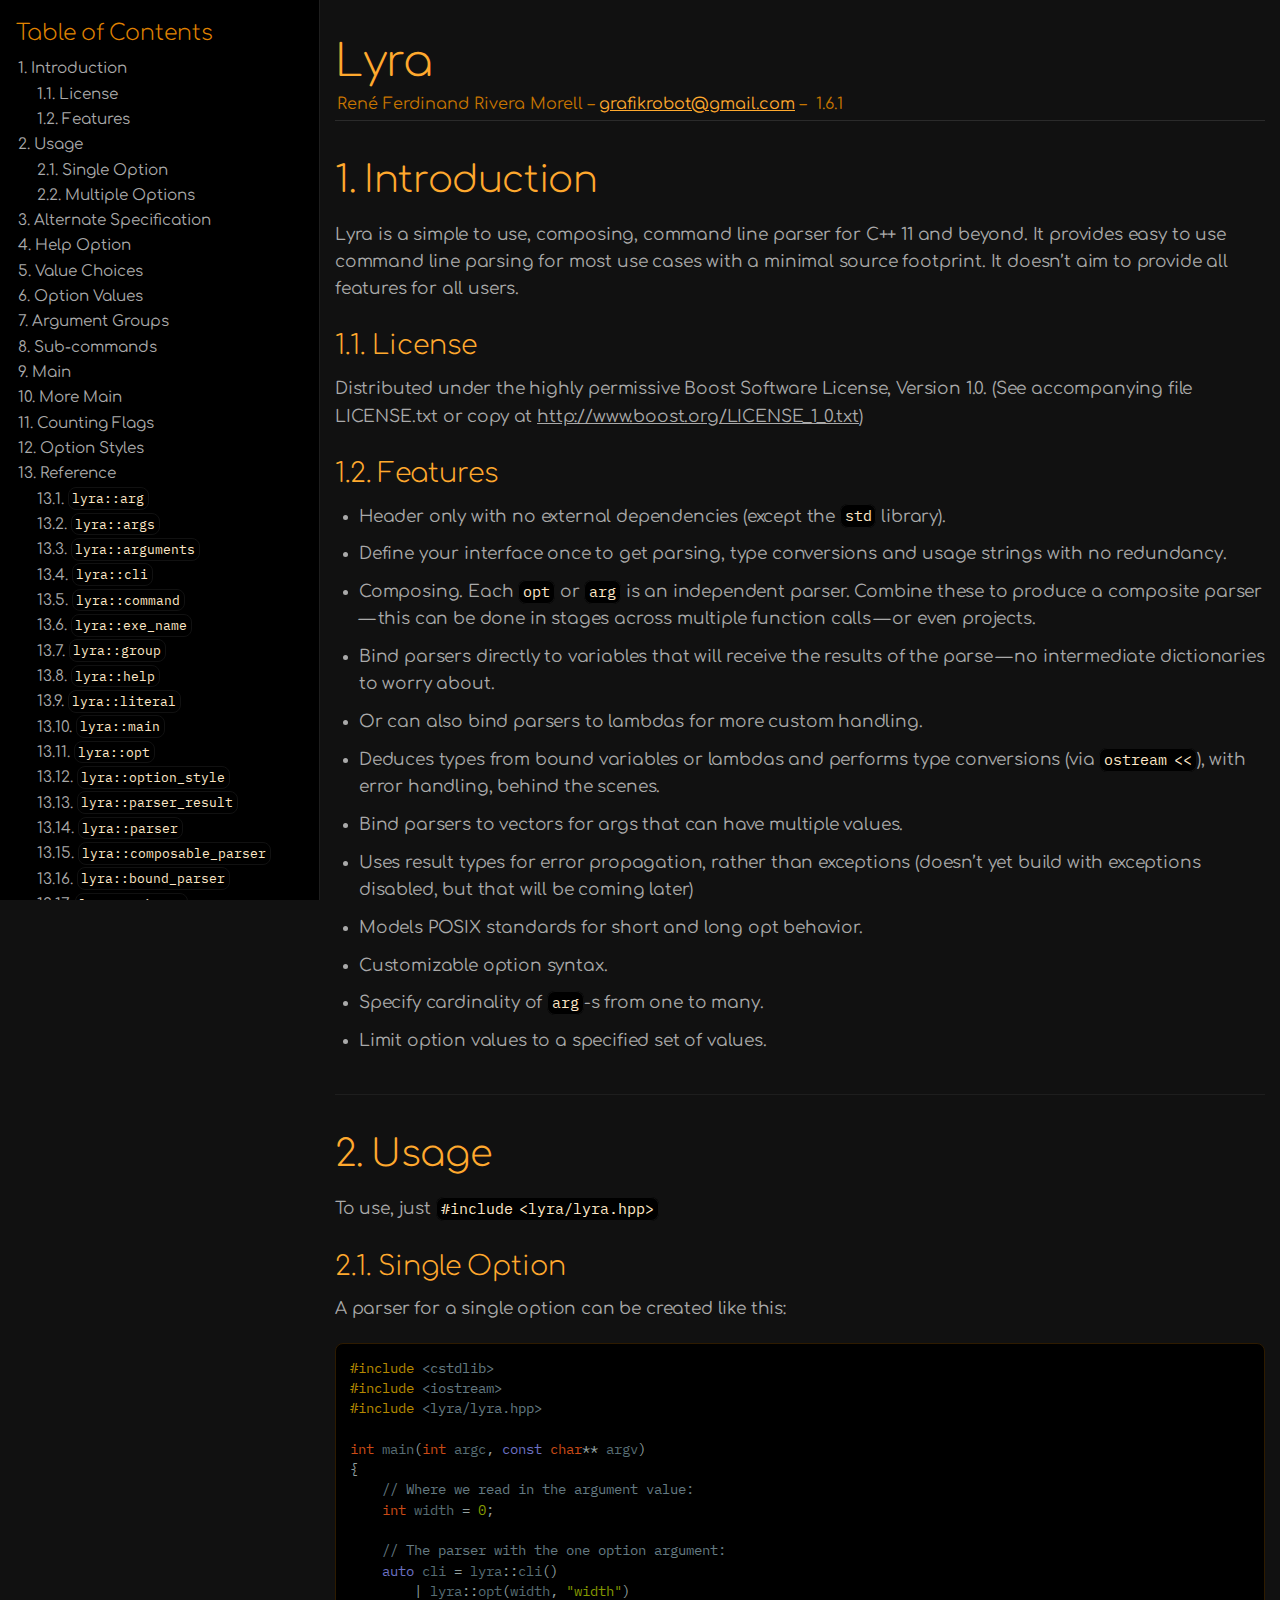
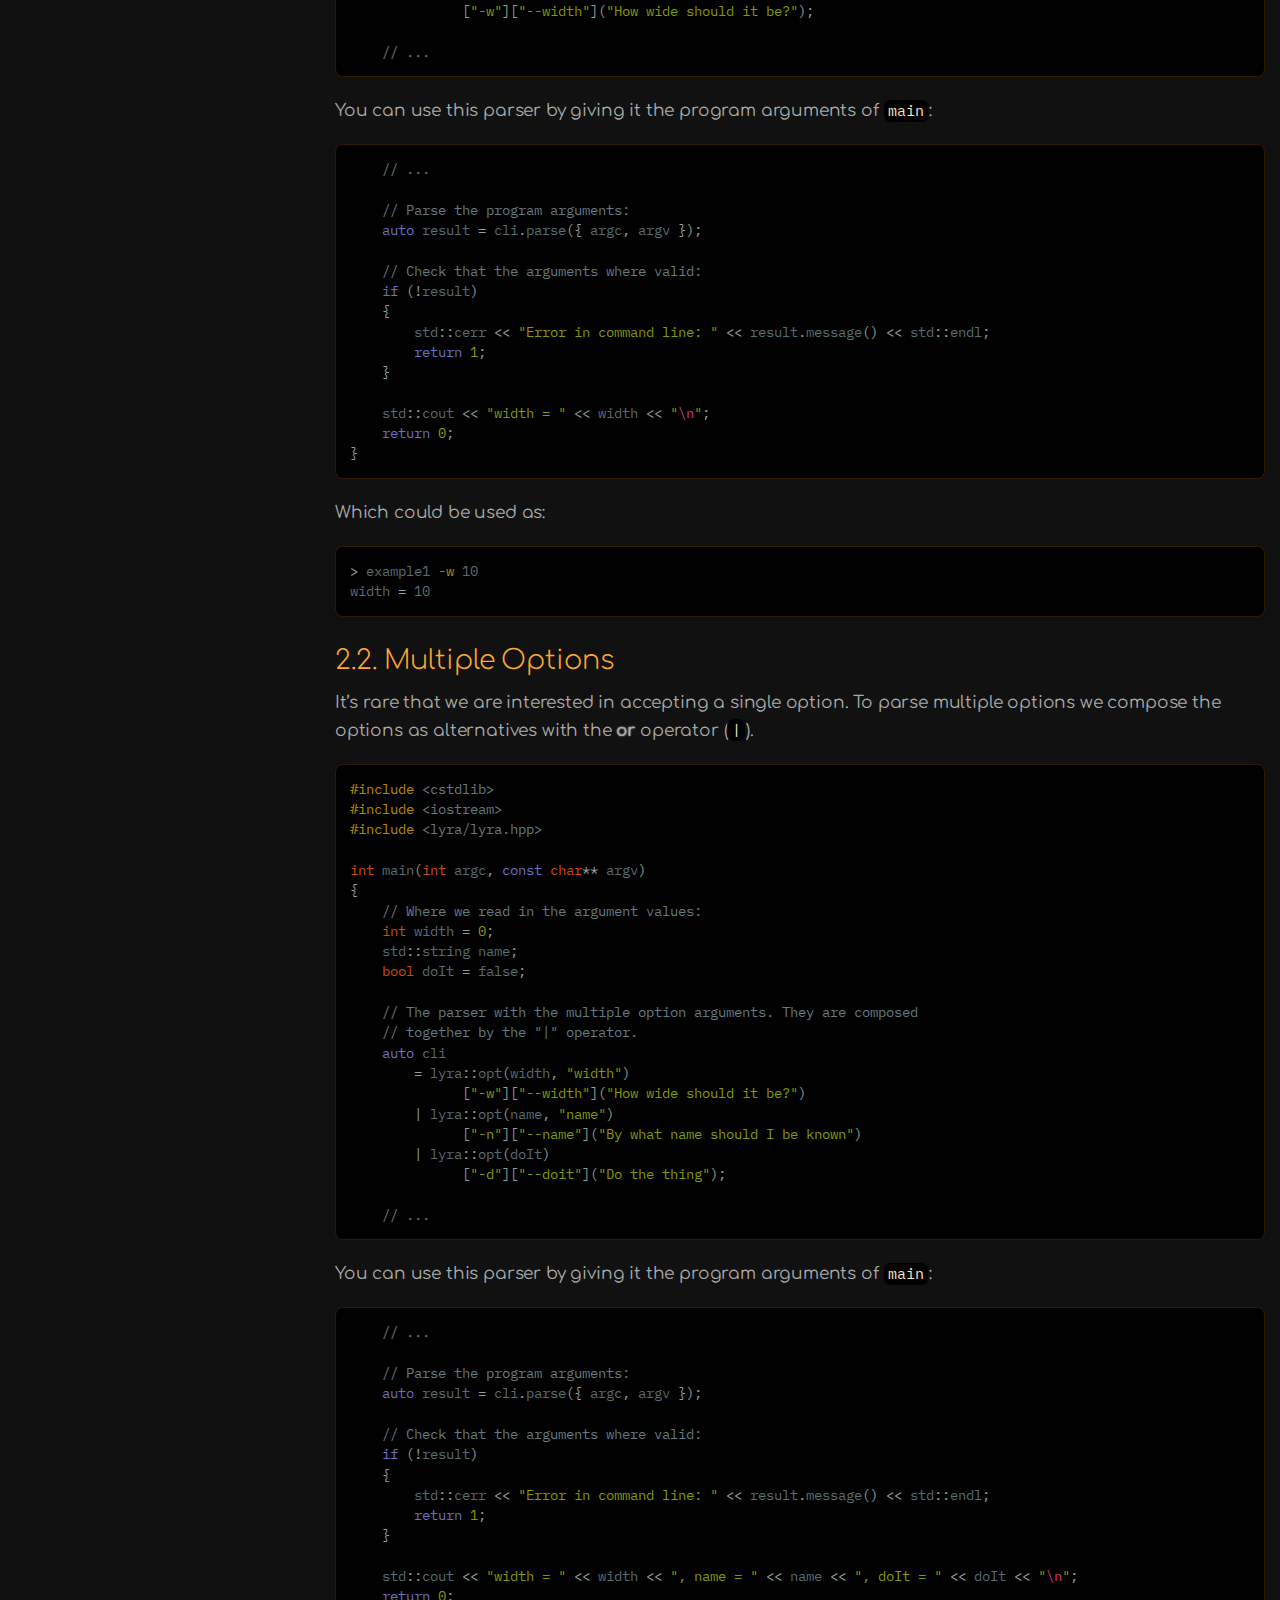
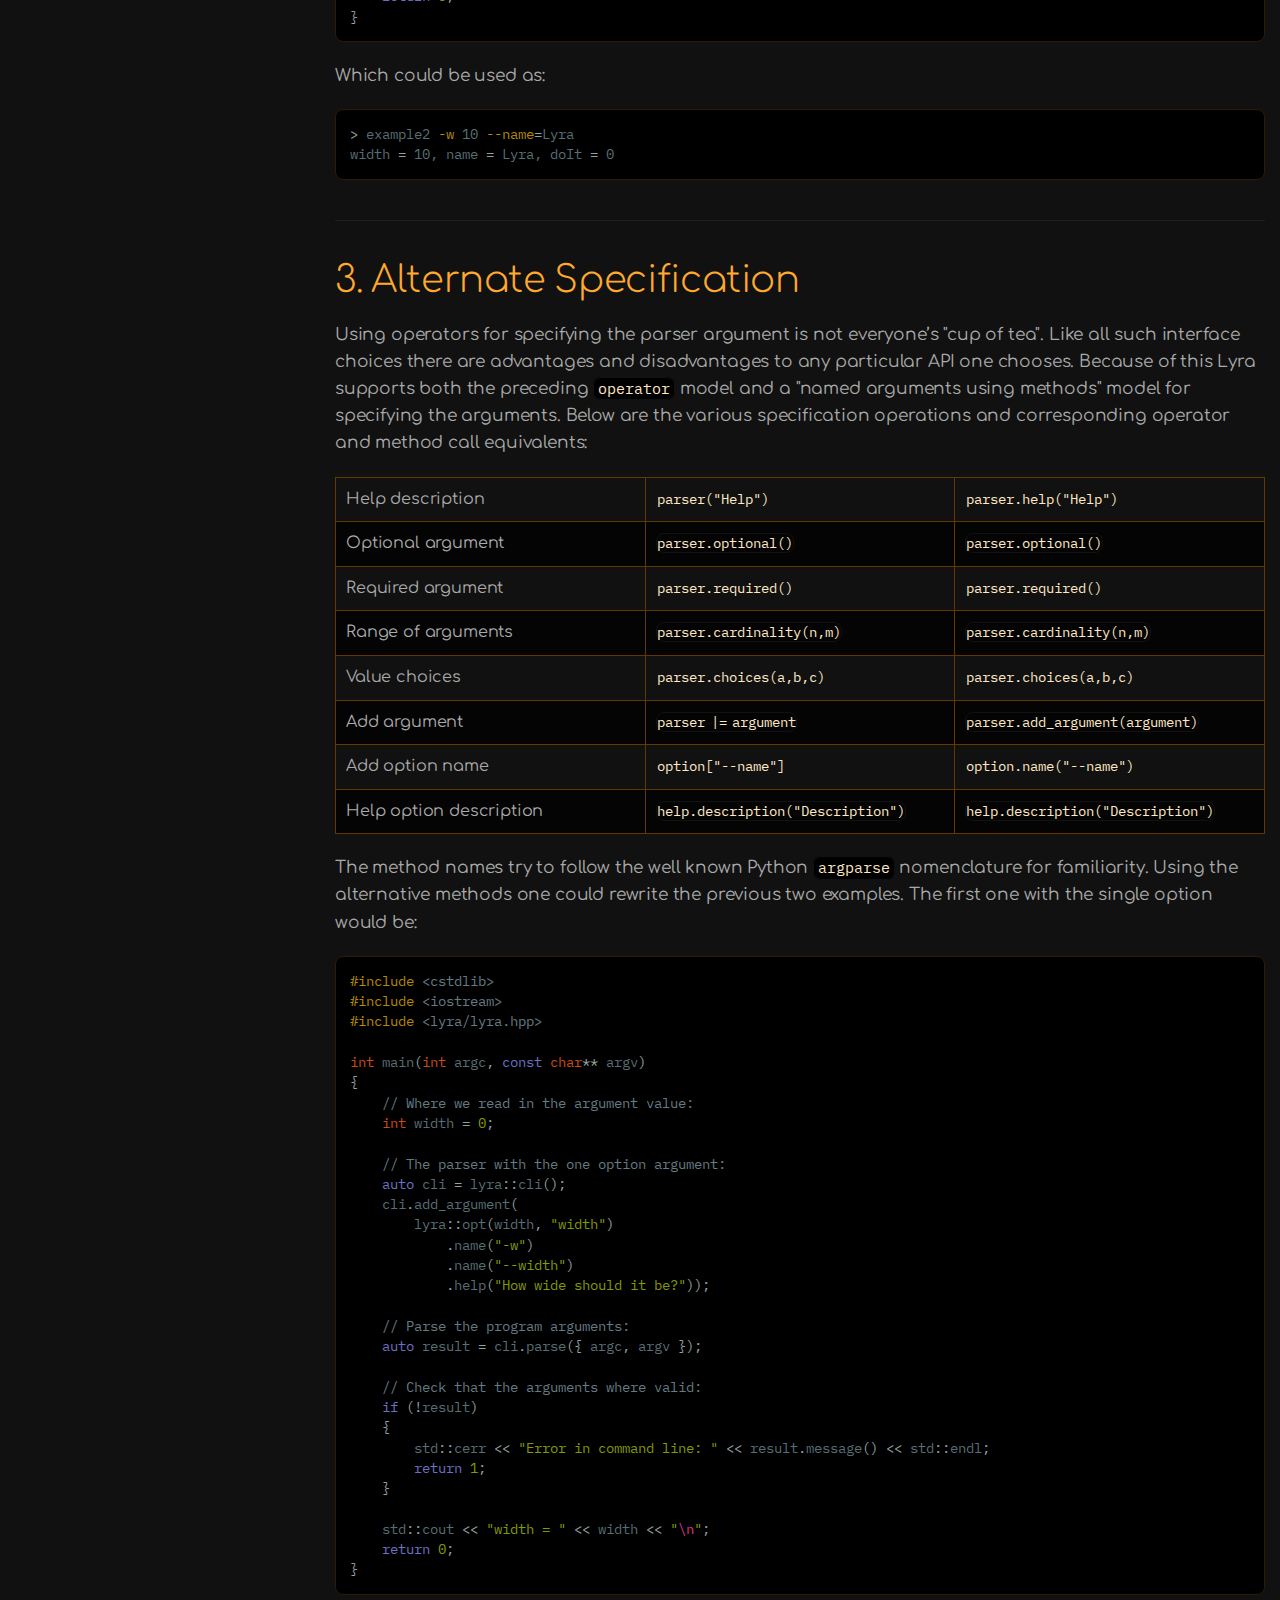
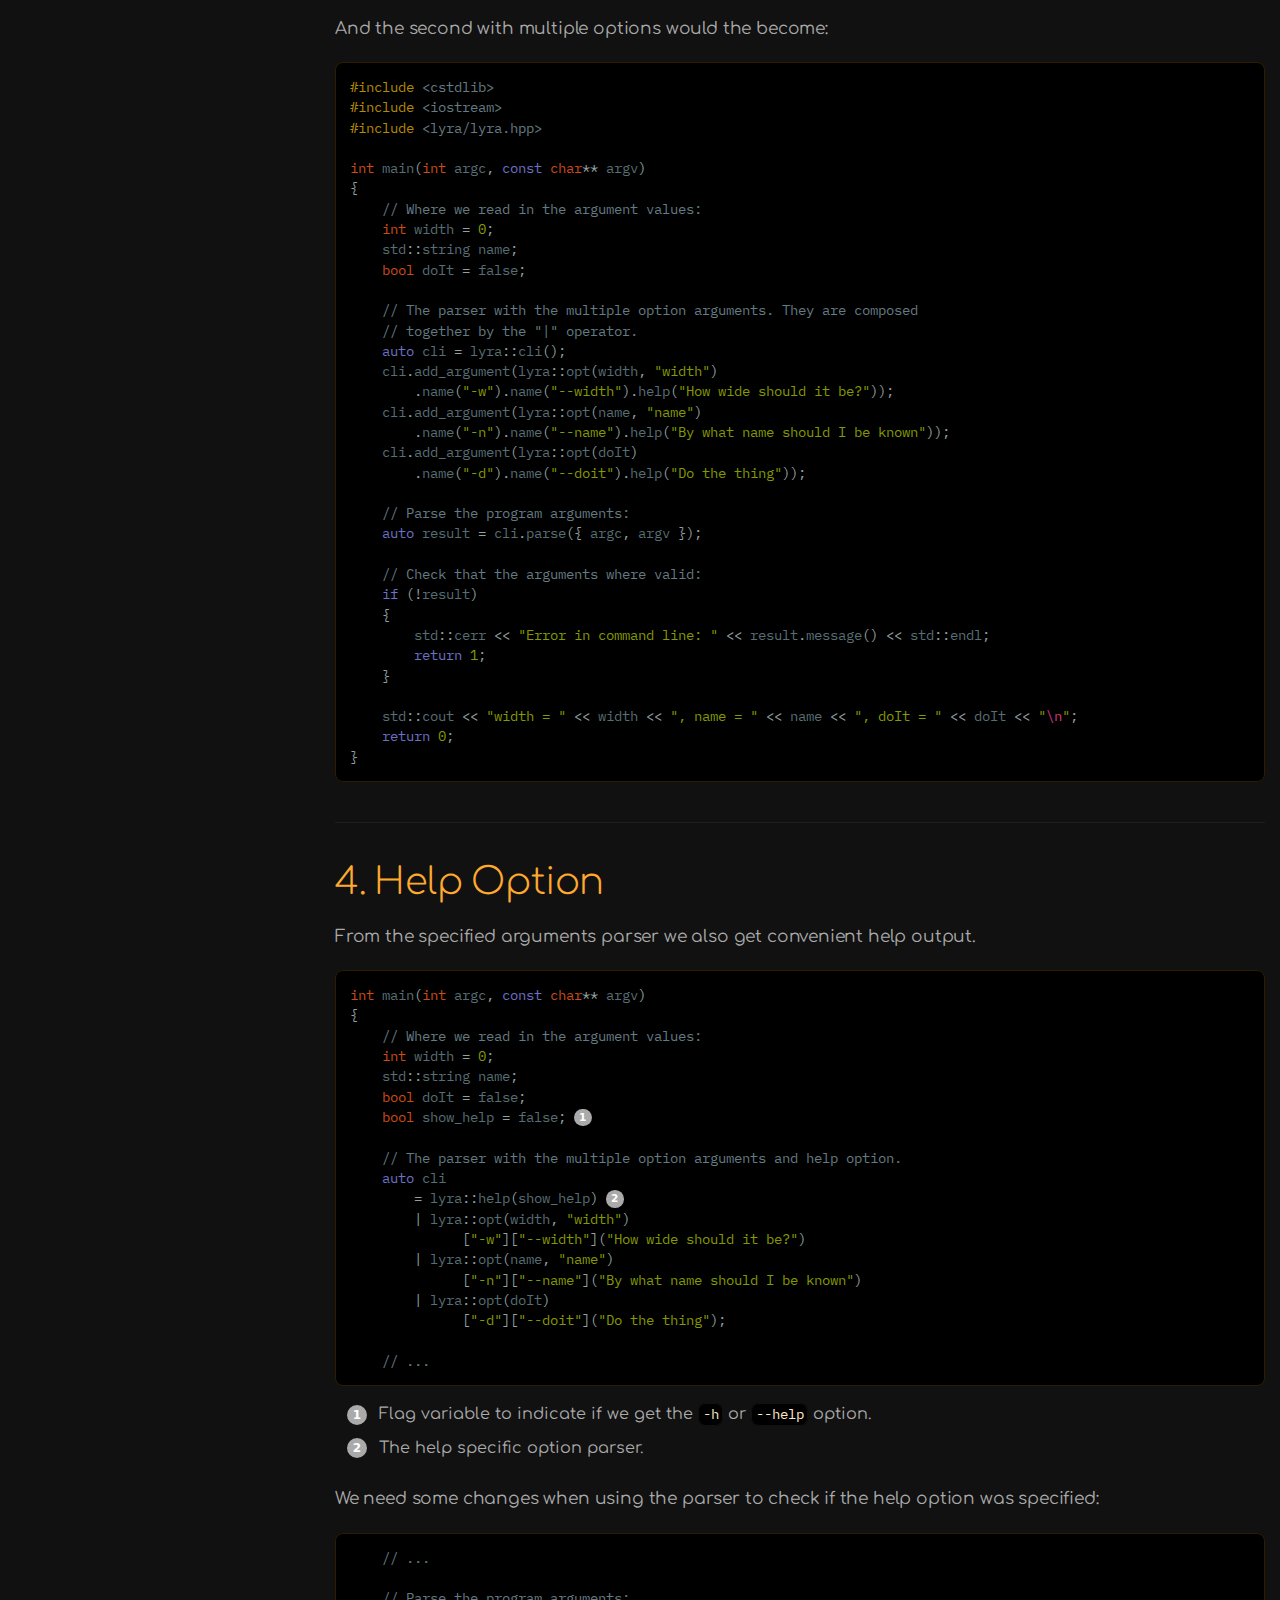
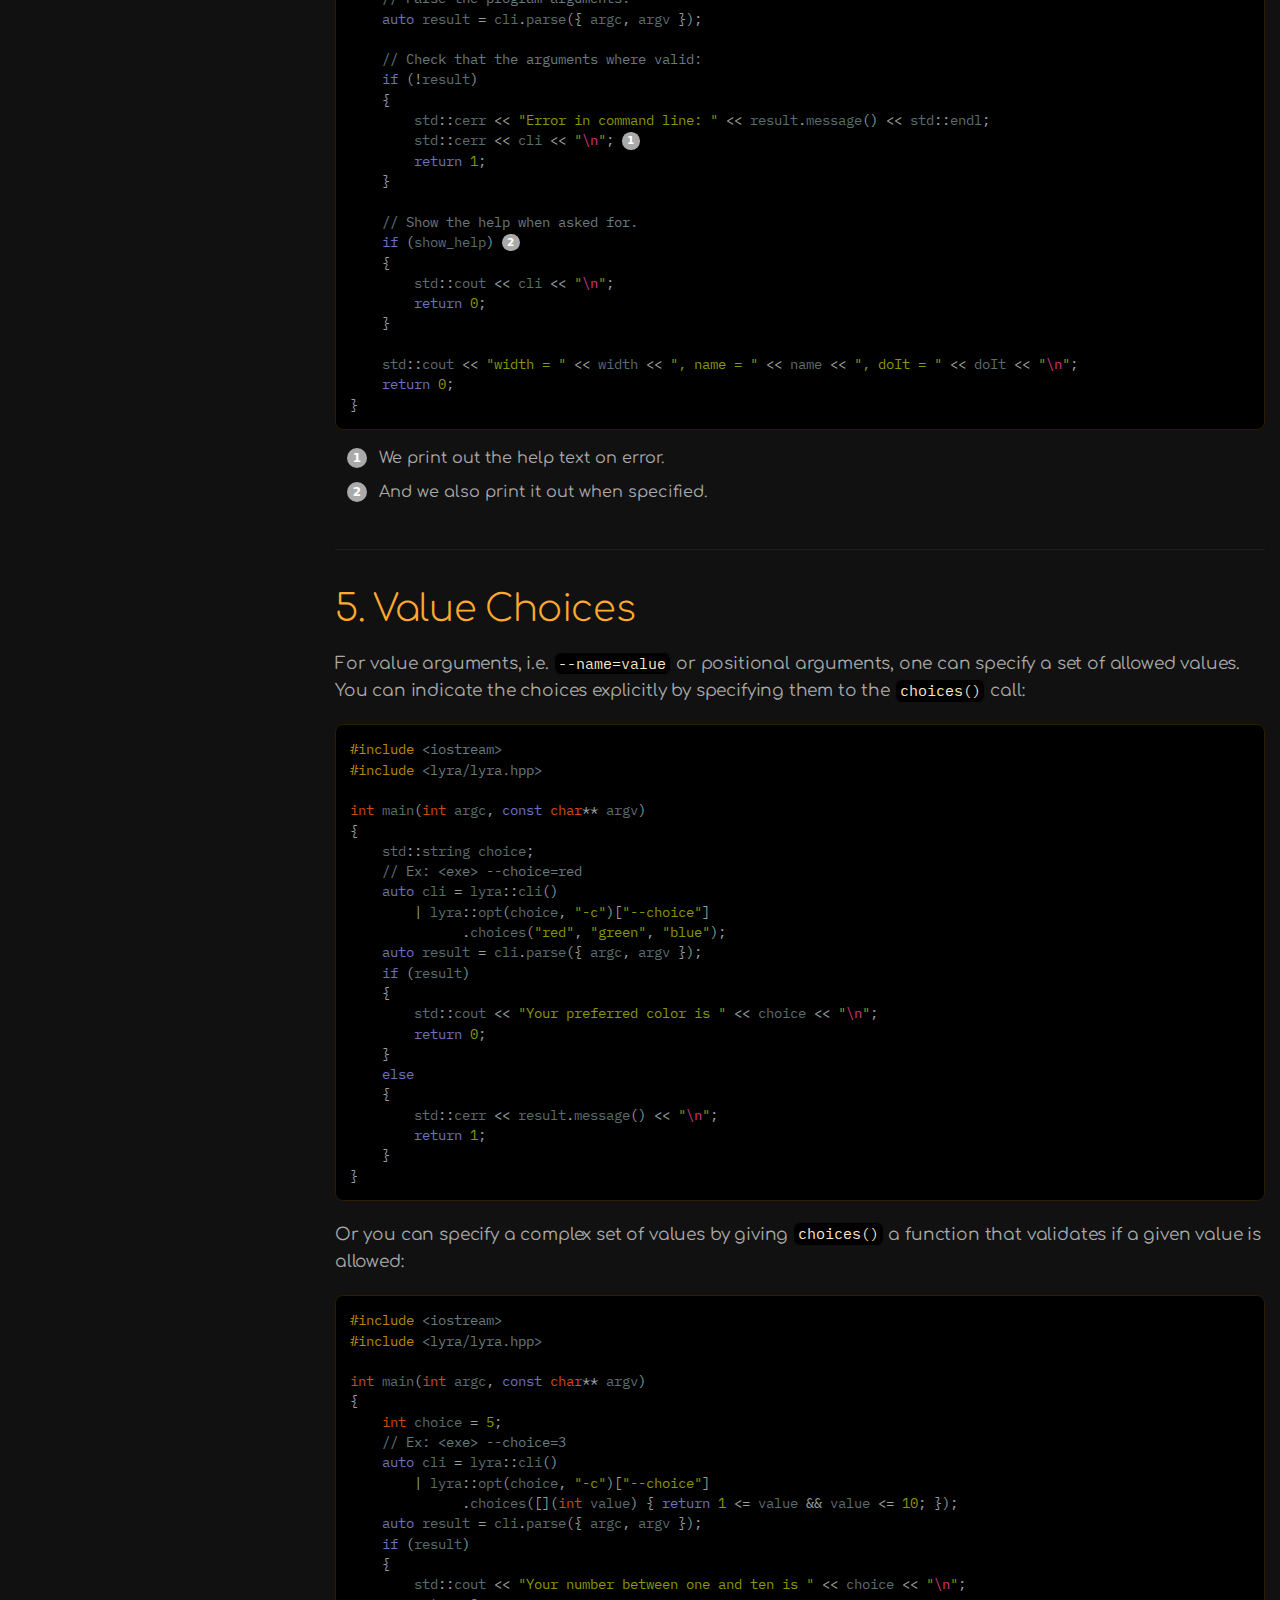
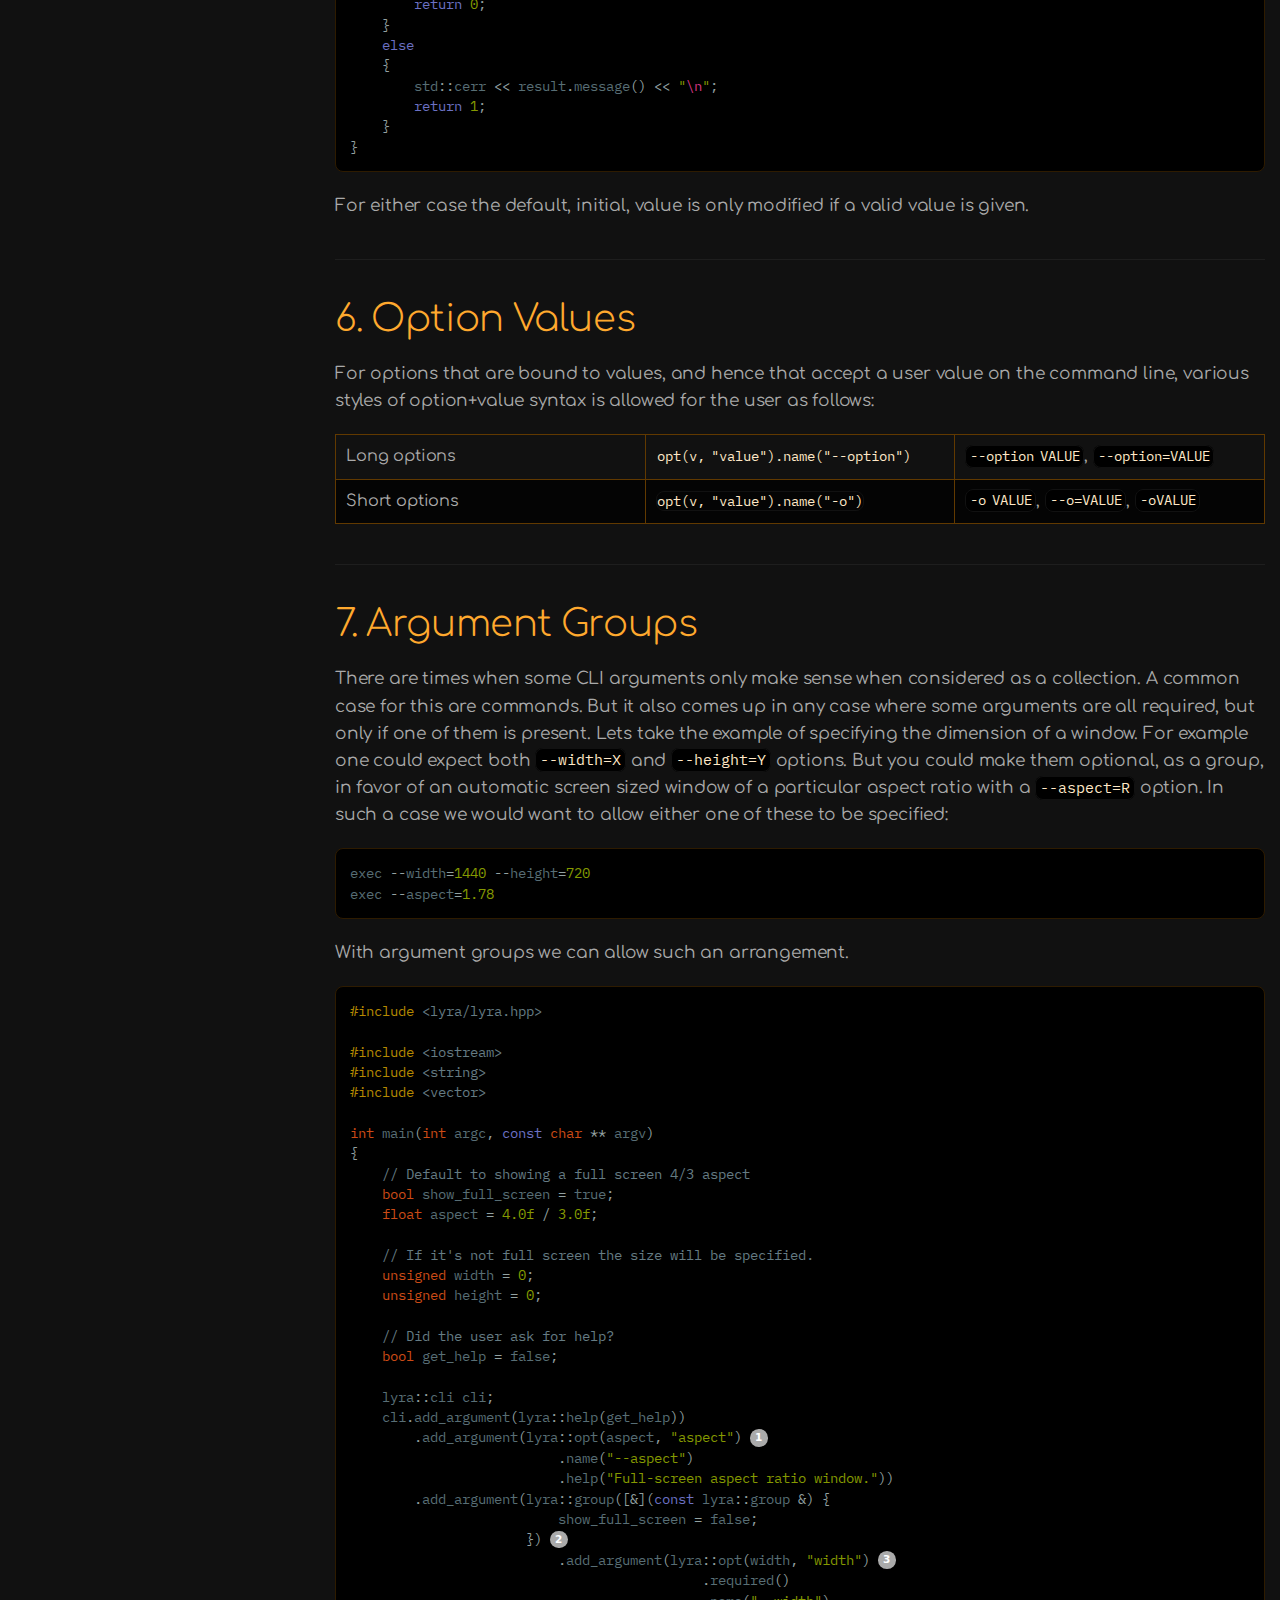
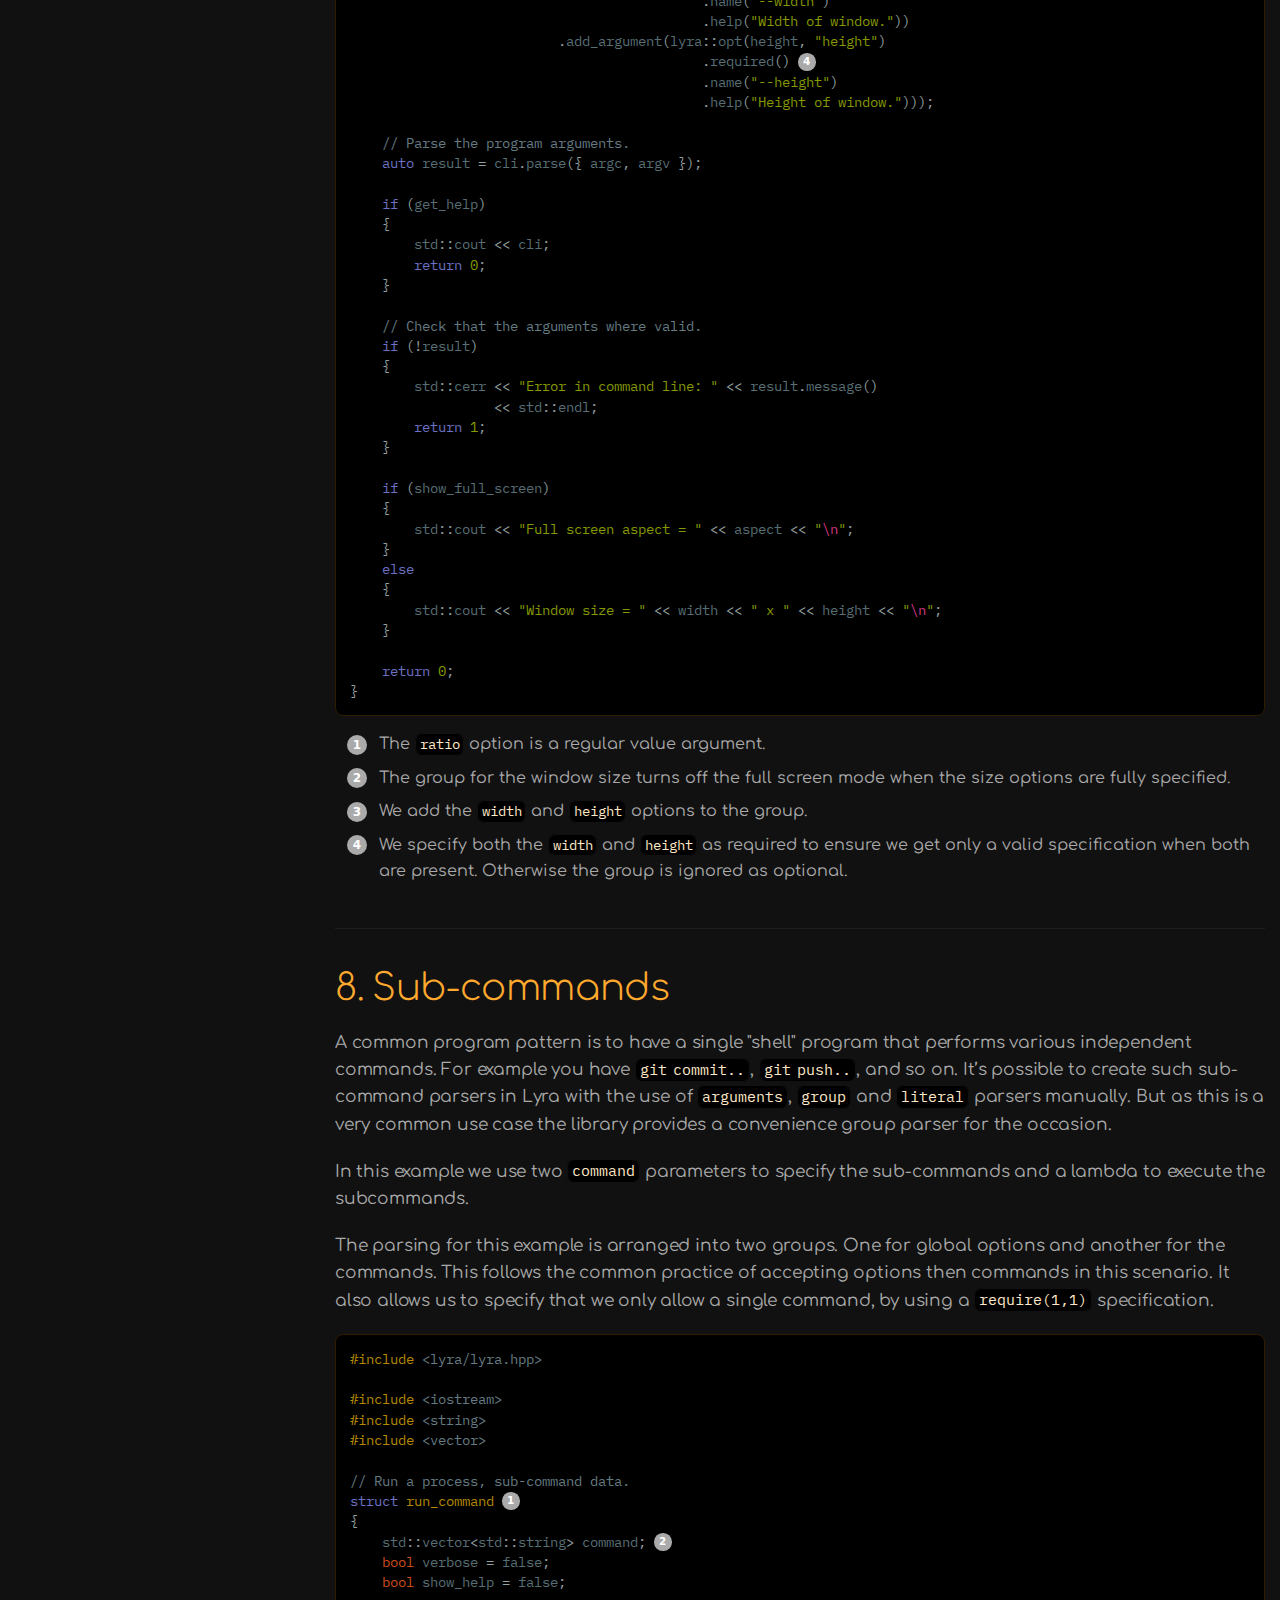
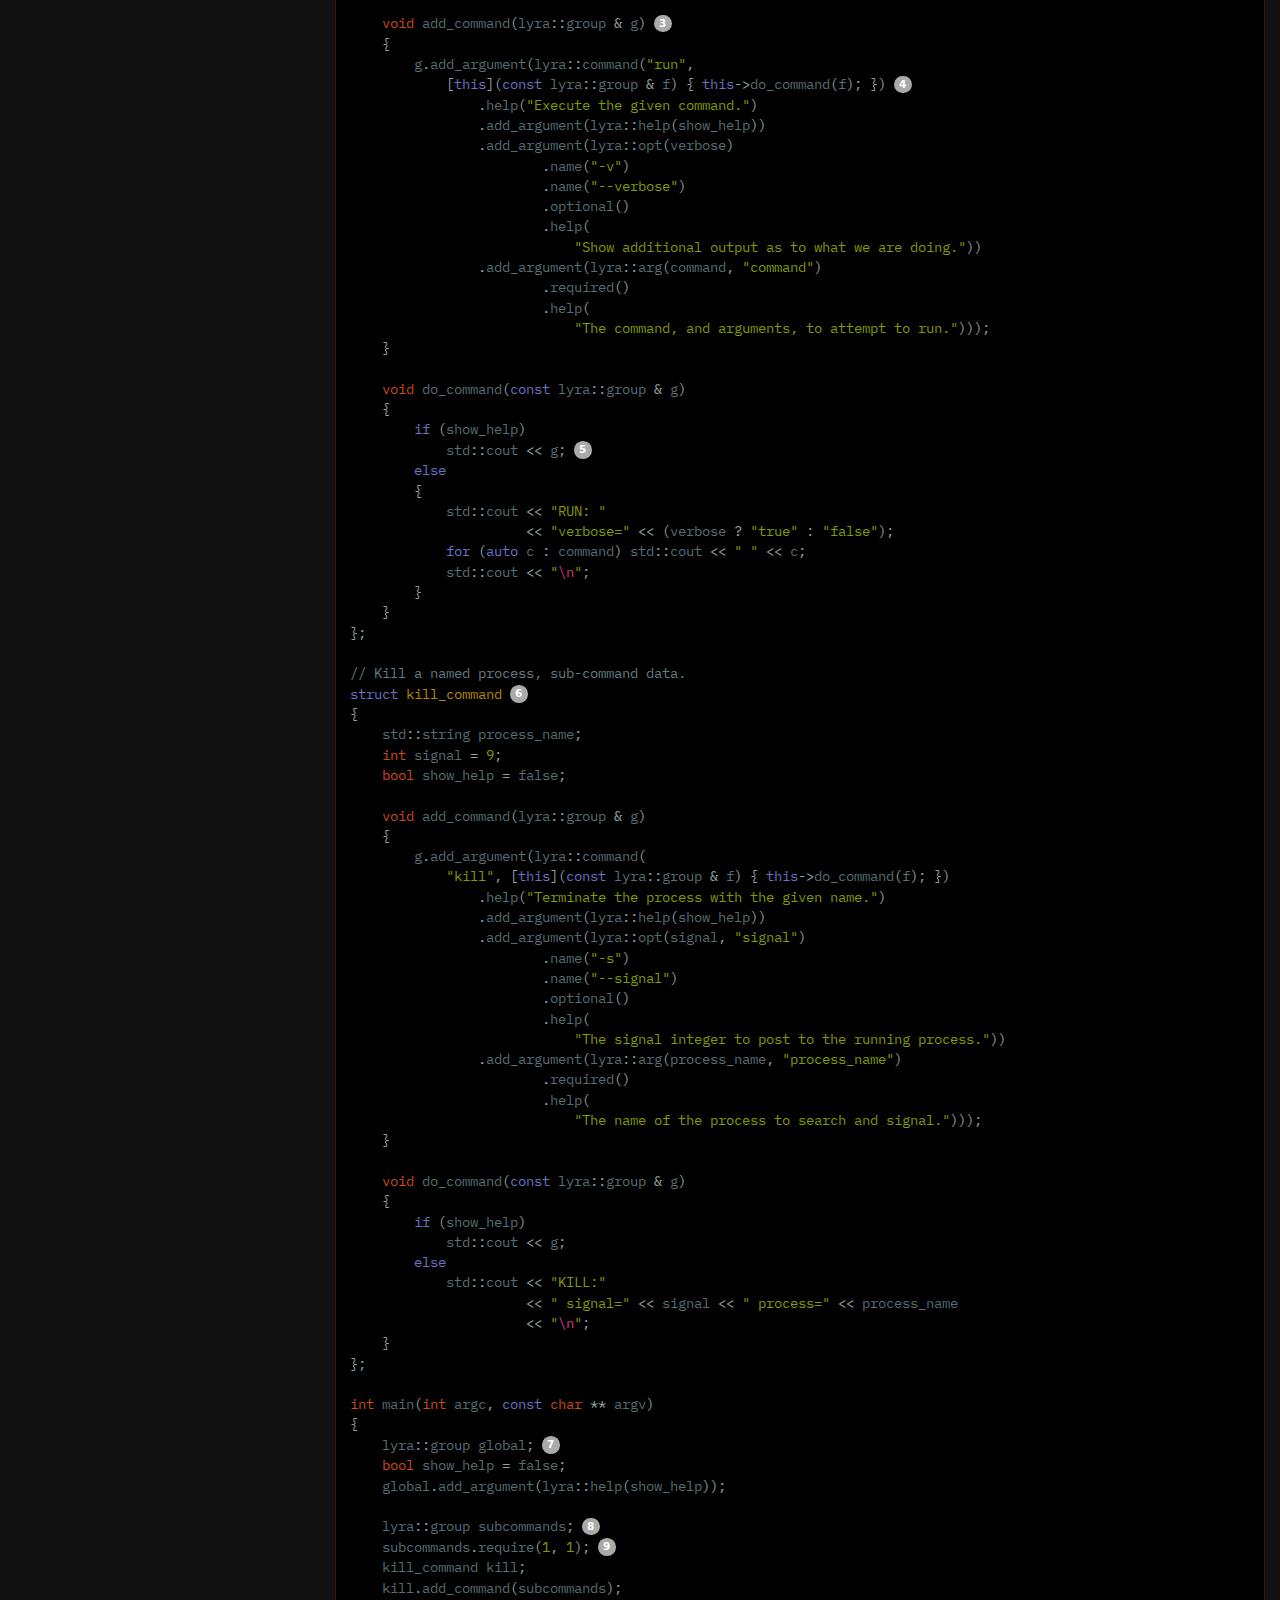
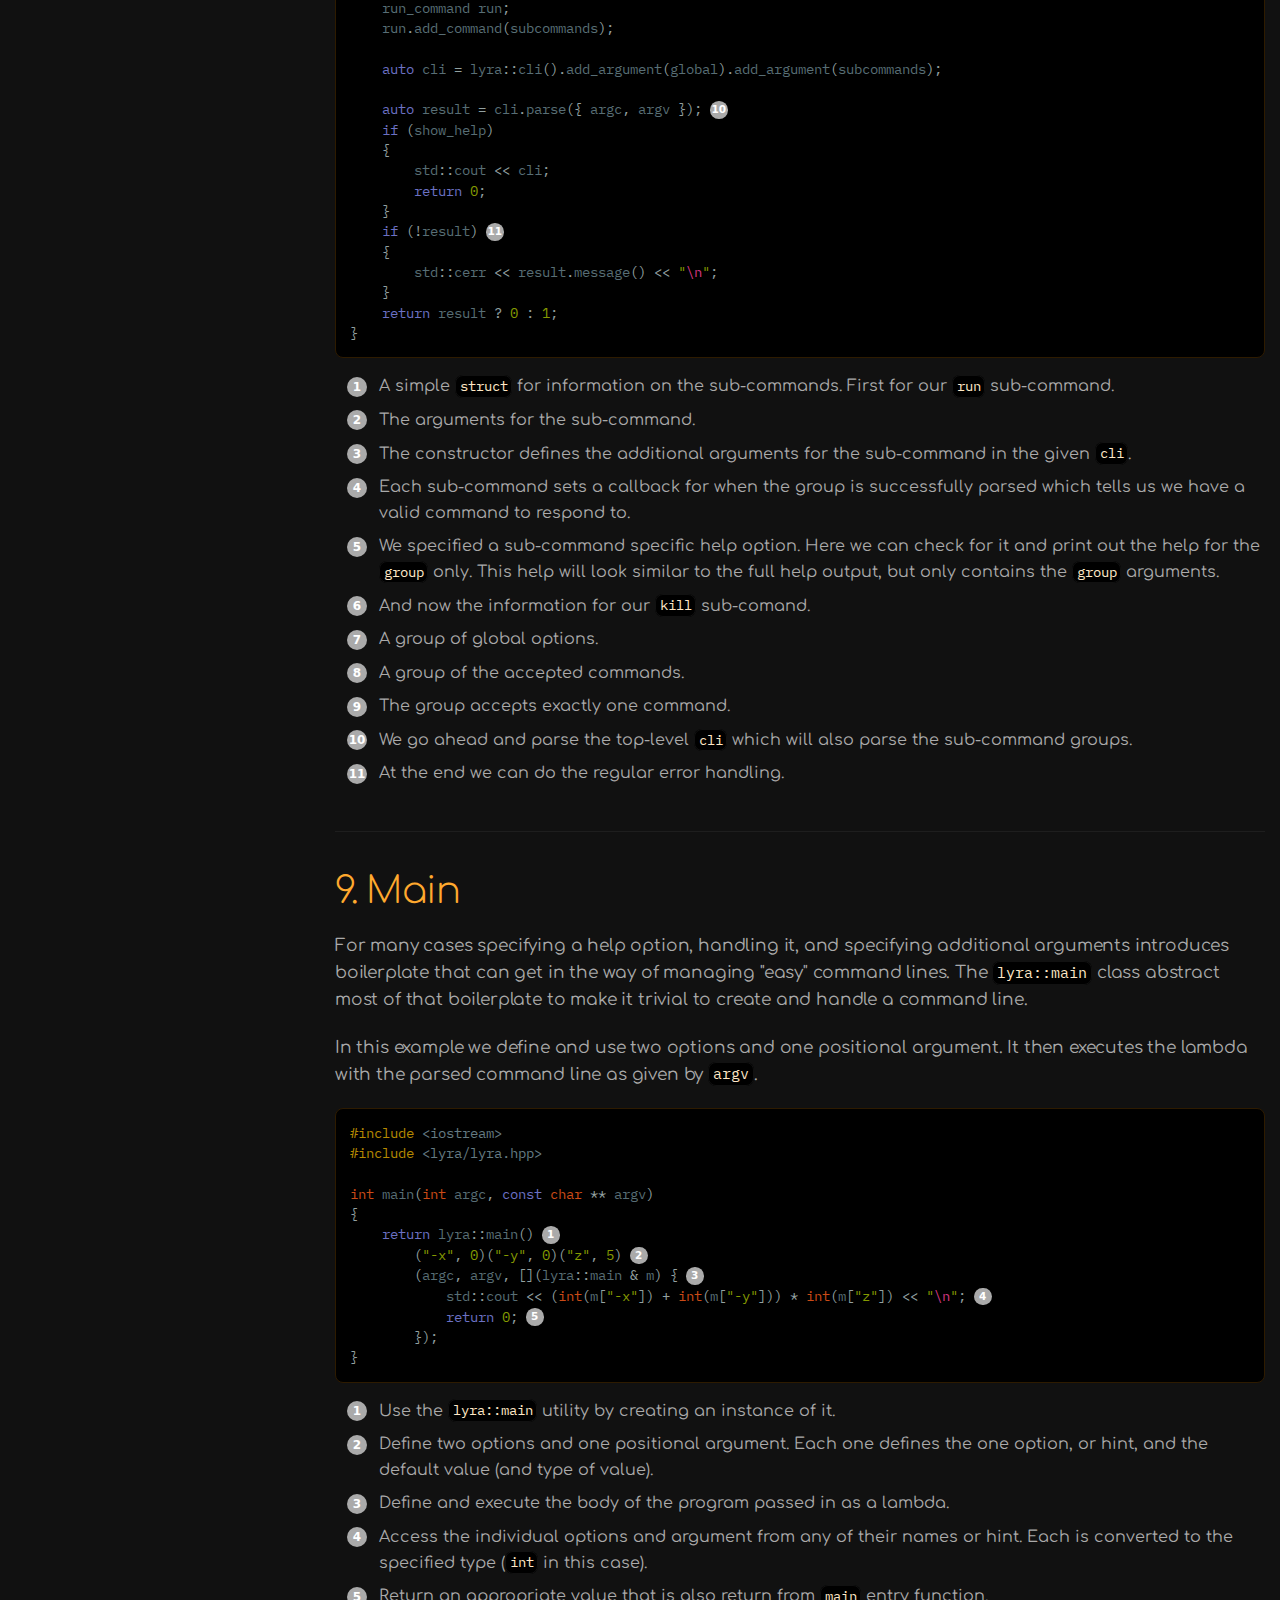
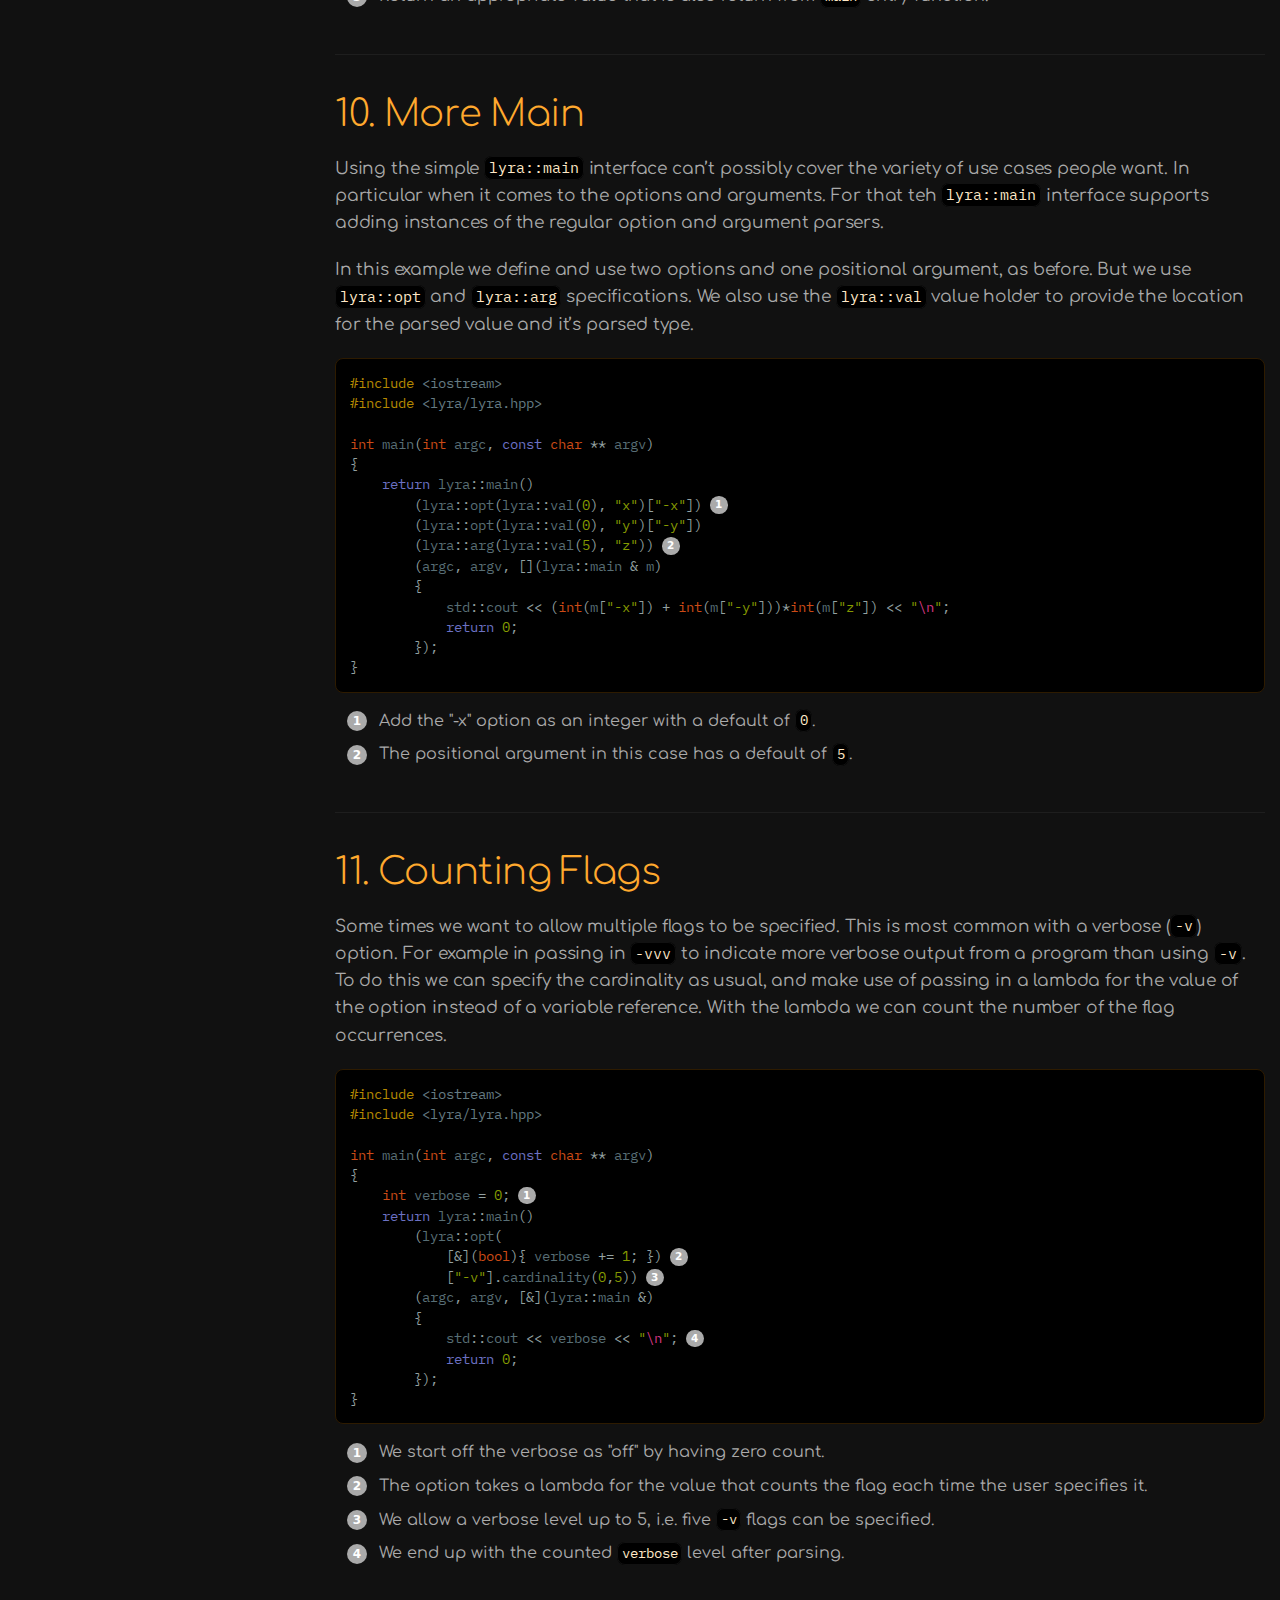
<file: include/Lyra/docs/lyra.html>
<!DOCTYPE html>
<html lang="en">
<head>
<meta charset="UTF-8">
<meta http-equiv="X-UA-Compatible" content="IE=edge">
<meta name="viewport" content="width=device-width, initial-scale=1.0">
<meta name="generator" content="Asciidoctor 2.0.23">
<meta name="author" content="René Ferdinand Rivera Morell">
<meta name="copyright" content="Copyright René Ferdinand Rivera Morell">
<title>Lyra</title>
<style>
@import url(https://fonts.googleapis.com/css2?family=Comfortaa&display=swap);
/*! normalize.css v2.1.2 | MIT License | git.io/normalize */
/* ========================================================================== HTML5 display definitions ========================================================================== */
/** Correct `block` display not defined in IE 8/9. */
@import url(https://fonts.googleapis.com/css2?family=IBM+Plex+Mono&display=swap);
article, aside, details, figcaption, figure, footer, header, hgroup, main, nav, section, summary { display: block; }

/** Correct `inline-block` display not defined in IE 8/9. */
audio, canvas, video { display: inline-block; }

/** Prevent modern browsers from displaying `audio` without controls. Remove excess height in iOS 5 devices. */
audio:not([controls]) { display: none; height: 0; }

/** Address `[hidden]` styling not present in IE 8/9. Hide the `template` element in IE, Safari, and Firefox < 22. */
[hidden], template { display: none; }

script { display: none !important; }

/* ========================================================================== Base ========================================================================== */
/** 1. Set default font family to sans-serif. 2. Prevent iOS text size adjust after orientation change, without disabling user zoom. */
html { font-family: sans-serif; /* 1 */ -ms-text-size-adjust: 100%; /* 2 */ -webkit-text-size-adjust: 100%; /* 2 */ }

/** Remove default margin. */
body { margin: 0; }

/* ========================================================================== Links ========================================================================== */
/** Remove the gray background color from active links in IE 10. */
a { background: transparent; }

/** Address `outline` inconsistency between Chrome and other browsers. */
a:focus { outline: thin dotted; }

/** Improve readability when focused and also mouse hovered in all browsers. */
a:active, a:hover { outline: 0; }

/* ========================================================================== Typography ========================================================================== */
/** Address variable `h1` font-size and margin within `section` and `article` contexts in Firefox 4+, Safari 5, and Chrome. */
h1 { font-size: 2em; margin: 0.67em 0; }

/** Address styling not present in IE 8/9, Safari 5, and Chrome. */
abbr[title] { border-bottom: 1px dotted; }

/** Address style set to `bolder` in Firefox 4+, Safari 5, and Chrome. */
b, strong { font-weight: bold; }

/** Address styling not present in Safari 5 and Chrome. */
dfn { font-style: italic; }

/** Address differences between Firefox and other browsers. */
hr { -moz-box-sizing: content-box; box-sizing: content-box; height: 0; }

/** Address styling not present in IE 8/9. */
mark { background: #ff0; color: #000; }

/** Correct font family set oddly in Safari 5 and Chrome. */
code, kbd, pre, samp { font-family: monospace, serif; font-size: 1em; }

/** Improve readability of pre-formatted text in all browsers. */
pre { white-space: pre-wrap; }

/** Set consistent quote types. */
q { quotes: "\201C" "\201D" "\2018" "\2019"; }

/** Address inconsistent and variable font size in all browsers. */
small { font-size: 80%; }

/** Prevent `sub` and `sup` affecting `line-height` in all browsers. */
sub, sup { font-size: 75%; line-height: 0; position: relative; vertical-align: baseline; }

sup { top: -0.5em; }

sub { bottom: -0.25em; }

/* ========================================================================== Embedded content ========================================================================== */
/** Remove border when inside `a` element in IE 8/9. */
img { border: 0; }

/** Correct overflow displayed oddly in IE 9. */
svg:not(:root) { overflow: hidden; }

/* ========================================================================== Figures ========================================================================== */
/** Address margin not present in IE 8/9 and Safari 5. */
figure { margin: 0; }

/* ========================================================================== Forms ========================================================================== */
/** Define consistent border, margin, and padding. */
fieldset { border: 1px solid #c0c0c0; margin: 0 2px; padding: 0.35em 0.625em 0.75em; }

/** 1. Correct `color` not being inherited in IE 8/9. 2. Remove padding so people aren't caught out if they zero out fieldsets. */
legend { border: 0; /* 1 */ padding: 0; /* 2 */ }

/** 1. Correct font family not being inherited in all browsers. 2. Correct font size not being inherited in all browsers. 3. Address margins set differently in Firefox 4+, Safari 5, and Chrome. */
button, input, select, textarea { font-family: inherit; /* 1 */ font-size: 100%; /* 2 */ margin: 0; /* 3 */ }

/** Address Firefox 4+ setting `line-height` on `input` using `!important` in the UA stylesheet. */
button, input { line-height: normal; }

/** Address inconsistent `text-transform` inheritance for `button` and `select`. All other form control elements do not inherit `text-transform` values. Correct `button` style inheritance in Chrome, Safari 5+, and IE 8+. Correct `select` style inheritance in Firefox 4+ and Opera. */
button, select { text-transform: none; }

/** 1. Avoid the WebKit bug in Android 4.0.* where (2) destroys native `audio` and `video` controls. 2. Correct inability to style clickable `input` types in iOS. 3. Improve usability and consistency of cursor style between image-type `input` and others. */
button, html input[type="button"], input[type="reset"], input[type="submit"] { -webkit-appearance: button; /* 2 */ cursor: pointer; /* 3 */ }

/** Re-set default cursor for disabled elements. */
button[disabled], html input[disabled] { cursor: default; }

/** 1. Address box sizing set to `content-box` in IE 8/9. 2. Remove excess padding in IE 8/9. */
input[type="checkbox"], input[type="radio"] { box-sizing: border-box; /* 1 */ padding: 0; /* 2 */ }

/** 1. Address `appearance` set to `searchfield` in Safari 5 and Chrome. 2. Address `box-sizing` set to `border-box` in Safari 5 and Chrome (include `-moz` to future-proof). */
input[type="search"] { -webkit-appearance: textfield; /* 1 */ -moz-box-sizing: content-box; -webkit-box-sizing: content-box; /* 2 */ box-sizing: content-box; }

/** Remove inner padding and search cancel button in Safari 5 and Chrome on OS X. */
input[type="search"]::-webkit-search-cancel-button, input[type="search"]::-webkit-search-decoration { -webkit-appearance: none; }

/** Remove inner padding and border in Firefox 4+. */
button::-moz-focus-inner, input::-moz-focus-inner { border: 0; padding: 0; }

/** 1. Remove default vertical scrollbar in IE 8/9. 2. Improve readability and alignment in all browsers. */
textarea { overflow: auto; /* 1 */ vertical-align: top; /* 2 */ }

/* ========================================================================== Tables ========================================================================== */
/** Remove most spacing between table cells. */
table { border-collapse: collapse; border-spacing: 0; }

meta.foundation-mq-small { font-family: "only screen and (min-width: 768px)"; width: 768px; }

meta.foundation-mq-medium { font-family: "only screen and (min-width:1280px)"; width: 1280px; }

meta.foundation-mq-large { font-family: "only screen and (min-width:1440px)"; width: 1440px; }

*, *:before, *:after { -moz-box-sizing: border-box; -webkit-box-sizing: border-box; box-sizing: border-box; }

html, body { font-size: 100%; }

body { background: #111; color: #aaa; padding: 0; margin: 0; font-family: "Comfortaa", "-apple-system", "BlinkMacSystemFont", "Segoe UI", "Roboto", "Helvetica Neue", "Arial", "sans-serif", "Apple Color Emoji", "Segoe UI Emoji", "Segoe UI Symbol"; font-weight: normal; font-style: normal; line-height: 1; position: relative; cursor: auto; }

a:hover { cursor: pointer; }

img, object, embed { max-width: 100%; height: auto; }

object, embed { height: 100%; }

img { -ms-interpolation-mode: bicubic; }

#map_canvas img, #map_canvas embed, #map_canvas object, .map_canvas img, .map_canvas embed, .map_canvas object { max-width: none !important; }

.left { float: left !important; }

.right { float: right !important; }

.text-left { text-align: left !important; }

.text-right { text-align: right !important; }

.text-center { text-align: center !important; }

.text-justify { text-align: justify !important; }

.hide { display: none; }

.antialiased { -webkit-font-smoothing: antialiased; }

img { display: inline-block; vertical-align: middle; }

textarea { height: auto; min-height: 50px; }

select { width: 100%; }

p.lead { font-size: 1.21875em; line-height: 1.6; }

.subheader, .admonitionblock td.content > .title, .audioblock > .title, .exampleblock > .title, .imageblock > .title, .listingblock > .title, .literalblock > .title, .stemblock > .title, .openblock > .title, .paragraph > .title, .quoteblock > .title, table.tableblock > .title, .verseblock > .title, .videoblock > .title, .dlist > .title, .olist > .title, .ulist > .title, .qlist > .title, .hdlist > .title { line-height: 1.45; color: #e18400; font-weight: normal; margin-top: 0; margin-bottom: 0.25em; }

/* Typography resets */
div, dl, dt, dd, ul, ol, li, h1, h2, h3, #toctitle, .sidebarblock > .content > .title, h4, h5, h6, pre, form, p, blockquote, th, td { margin: 0; padding: 0; direction: ltr; }

/* Default Link Styles */
a { color: #FA9300; text-decoration: underline; line-height: inherit; }
a:hover, a:focus { color: #e18400; }
a img { border: none; }

/* Default paragraph styles */
p { font-family: inherit; font-weight: normal; font-size: 1em; line-height: 1.6; margin-bottom: 1.25em; text-rendering: optimizeLegibility; }
p aside { font-size: 0.875em; line-height: 1.35; font-style: italic; }

/* Default header styles */
h1, h2, h3, #toctitle, .sidebarblock > .content > .title, h4, h5, h6 { font-family: "Comfortaa", "-apple-system", "BlinkMacSystemFont", "Segoe UI", "Roboto", "Helvetica Neue", "Arial", "sans-serif", "Apple Color Emoji", "Segoe UI Emoji", "Segoe UI Symbol"; font-weight: 300; font-style: normal; color: #ffa92e; text-rendering: optimizeLegibility; margin-top: 1em; margin-bottom: 0.5em; line-height: 1.0125em; }
h1 small, h2 small, h3 small, #toctitle small, .sidebarblock > .content > .title small, h4 small, h5 small, h6 small { font-size: 60%; color: #ffe8c7; line-height: 0; }

h1 { font-size: 2.125em; }

h2 { font-size: 1.6875em; }

h3, #toctitle, .sidebarblock > .content > .title { font-size: 1.375em; }

h4 { font-size: 1.125em; }

h5 { font-size: 1.125em; }

h6 { font-size: 1em; }

hr { border: solid #2b2b2b; border-width: 1px 0 0; clear: both; margin: 1.25em 0 1.1875em; height: 0; }

/* Helpful Typography Defaults */
em, i { font-style: italic; line-height: inherit; }

strong, b { font-weight: bold; line-height: inherit; }

small { font-size: 60%; line-height: inherit; }

code { font-family: "IBM Plex Mono", "Droid Sans Mono", "DejaVu Sans Mono", "Monospace", monospace; font-weight: normal; color: #ffe8c7; }

/* Lists */
ul, ol, dl { font-size: 1em; line-height: 1.6; margin-bottom: 1.25em; list-style-position: outside; font-family: inherit; }

ul, ol { margin-left: 1.5em; }
ul.no-bullet, ol.no-bullet { margin-left: 1.5em; }

/* Unordered Lists */
ul li ul, ul li ol { margin-left: 1.25em; margin-bottom: 0; font-size: 1em; /* Override nested font-size change */ }
ul.square li ul, ul.circle li ul, ul.disc li ul { list-style: inherit; }
ul.square { list-style-type: square; }
ul.circle { list-style-type: circle; }
ul.disc { list-style-type: disc; }
ul.no-bullet { list-style: none; }

/* Ordered Lists */
ol li ul, ol li ol { margin-left: 1.25em; margin-bottom: 0; }

/* Definition Lists */
dl dt { margin-bottom: 0.3125em; font-weight: bold; }
dl dd { margin-bottom: 1.25em; }

/* Abbreviations */
abbr, acronym { text-transform: uppercase; font-size: 90%; color: #aaa; border-bottom: 1px dotted #ddd; cursor: help; }

abbr { text-transform: none; }

/* Blockquotes */
blockquote { margin: 0 0 1.25em; padding: 0.5625em 1.25em 0 1.1875em; border-left: 1px solid #ddd; }
blockquote cite { display: block; font-size: 0.9375em; color: #aaa; }
blockquote cite:before { content: "\2014 \0020"; }
blockquote cite a, blockquote cite a:visited { color: #aaa; }

blockquote, blockquote p { line-height: 1.6; color: #ffa92e; }

/* Microformats */
.vcard { display: inline-block; margin: 0 0 1.25em 0; border: 1px solid #ddd; padding: 0.625em 0.75em; }
.vcard li { margin: 0; display: block; }
.vcard .fn { font-weight: bold; font-size: 0.9375em; }

.vevent .summary { font-weight: bold; }
.vevent abbr { cursor: auto; text-decoration: none; font-weight: bold; border: none; padding: 0 0.0625em; }

@media only screen and (min-width: 768px) { h1, h2, h3, #toctitle, .sidebarblock > .content > .title, h4, h5, h6 { line-height: 1.2; }
  h1 { font-size: 2.75em; }
  h2 { font-size: 2.3125em; }
  h3, #toctitle, .sidebarblock > .content > .title { font-size: 1.6875em; }
  h4 { font-size: 1.4375em; } }
/* Tables */
table { background: #111; margin-bottom: 1.25em; border: solid 1px #613900; }
table thead, table tfoot { background: #2e1b00; font-weight: bold; }
table thead tr th, table thead tr td, table tfoot tr th, table tfoot tr td { padding: 0.5em 0.625em 0.625em; font-size: inherit; color: #aaa; text-align: left; }
table tr th, table tr td { padding: 0.5625em 0.625em; font-size: inherit; color: #aaa; }
table tr.even, table tr.alt, table tr:nth-of-type(even) { background: #040404; }
table thead tr th, table tfoot tr th, table tbody tr td, table tr td, table tfoot tr td { display: table-cell; line-height: 1.6; }

body { tab-size: 4; word-wrap: anywhere; -moz-osx-font-smoothing: grayscale; -webkit-font-smoothing: antialiased; }

table { word-wrap: normal; }

h1, h2, h3, #toctitle, .sidebarblock > .content > .title, h4, h5, h6 { line-height: 1.2; word-spacing: -0.05em; }
h1 strong, h2 strong, h3 strong, #toctitle strong, .sidebarblock > .content > .title strong, h4 strong, h5 strong, h6 strong { font-weight: 400; }

object, svg { display: inline-block; vertical-align: middle; }

.center { margin-left: auto; margin-right: auto; }

.stretch { width: 100%; }

.clearfix:before, .clearfix:after, .float-group:before, .float-group:after { content: " "; display: table; }
.clearfix:after, .float-group:after { clear: both; }

:not(pre).nobreak { word-wrap: normal; }
:not(pre).nowrap { white-space: nowrap; }
:not(pre).pre-wrap { white-space: pre-wrap; }

:not(pre):not([class^=L]) > code { font-size: 0.875em; font-style: normal !important; letter-spacing: 0; padding: 0.1em 0.5ex; word-spacing: -0.15em; background-color: black; border: 1px solid #111; -webkit-border-radius: 8px; border-radius: 8px; line-height: 1.45; text-rendering: optimizeSpeed; }

pre { color: #FA9300; font-family: "IBM Plex Mono", "Droid Sans Mono", "DejaVu Sans Mono", "Monospace", monospace; line-height: 1.45; text-rendering: optimizeSpeed; }
pre code, pre pre { color: inherit; font-size: inherit; line-height: inherit; }
pre > code { display: block; }

pre.nowrap, pre.nowrap pre { white-space: pre; word-wrap: normal; }

em em { font-style: normal; }

strong strong { font-weight: normal; }

.keyseq { color: #dddddd; }

kbd { font-family: "IBM Plex Mono", "Droid Sans Mono", "DejaVu Sans Mono", "Monospace", monospace; display: inline-block; color: #aaa; font-size: 0.65em; line-height: 1.45; background-color: #f7f7f7; border: 1px solid #ccc; -webkit-border-radius: 3px; border-radius: 3px; -moz-box-shadow: 0 1px 0 rgba(0, 0, 0, 0.2), 0 0 0 0.1em white inset; -webkit-box-shadow: 0 1px 0 rgba(0, 0, 0, 0.2), 0 0 0 0.1em white inset; box-shadow: 0 1px 0 rgba(0, 0, 0, 0.2), 0 0 0 0.1em white inset; margin: 0 0.15em; padding: 0.2em 0.5em; vertical-align: middle; position: relative; top: -0.1em; white-space: nowrap; }

.keyseq kbd:first-child { margin-left: 0; }

.keyseq kbd:last-child { margin-right: 0; }

.menuseq, .menuref { color: #000; }

.menuseq b:not(.caret), .menuref { font-weight: inherit; }

.menuseq { word-spacing: -0.02em; }
.menuseq b.caret { font-size: 1.25em; line-height: 0.8; }
.menuseq i.caret { font-weight: bold; text-align: center; width: 0.45em; }

b.button:before, b.button:after { position: relative; top: -1px; font-weight: normal; }

b.button:before { content: "["; padding: 0 3px 0 2px; }

b.button:after { content: "]"; padding: 0 2px 0 3px; }

p a > code:hover { color: #ffddae; }

#header, #content, #footnotes, #footer { width: 100%; margin-left: auto; margin-right: auto; margin-top: 0; margin-bottom: 0; max-width: 62.5em; *zoom: 1; position: relative; padding-left: 0.9375em; padding-right: 0.9375em; }
#header:before, #header:after, #content:before, #content:after, #footnotes:before, #footnotes:after, #footer:before, #footer:after { content: " "; display: table; }
#header:after, #content:after, #footnotes:after, #footer:after { clear: both; }

#content { margin-top: 1.25em; }

#content:before { content: none; }

#header > h1:first-child { color: #ffa92e; margin-top: 2.25rem; margin-bottom: 0; }
#header > h1:first-child + #toc { margin-top: 8px; border-top: 1px solid #2b2b2b; }
#header > h1:only-child, body.toc2 #header > h1:nth-last-child(2) { border-bottom: 1px solid #2b2b2b; padding-bottom: 8px; }
#header .details { border-bottom: 1px solid #2b2b2b; line-height: 1.45; padding-top: 0.25em; padding-bottom: 0.25em; padding-left: 0.25em; color: #aaa; display: -ms-flexbox; display: -webkit-flex; display: flex; -ms-flex-flow: row wrap; -webkit-flex-flow: row wrap; flex-flow: row wrap; }
#header .details span:first-child { margin-left: -0.125em; }
#header .details span.email a { color: #ffa92e; }
#header .details br { display: none; }
#header .details br + span:before { content: "\00a0\2013\00a0"; }
#header .details br + span.author:before { content: "\00a0\22c5\00a0"; color: #ffa92e; }
#header .details br + span#revremark:before { content: "\00a0|\00a0"; }
#header #revnumber { text-transform: capitalize; }
#header #revnumber:after { content: "\00a0"; }

#content > h1:first-child:not([class]) { color: #ffa92e; border-bottom: 1px solid #2b2b2b; padding-bottom: 8px; margin-top: 0; padding-top: 1rem; margin-bottom: 1.25rem; }

#toc { border-bottom: 1px solid #1e1e1e; padding-bottom: 0.5em; }
#toc > ul { margin-left: 0.125em; }
#toc ul.sectlevel0 > li > a { font-style: italic; }
#toc ul.sectlevel0 ul.sectlevel1 { margin: 0.5em 0; }
#toc ul { font-family: "Comfortaa", "-apple-system", "BlinkMacSystemFont", "Segoe UI", "Roboto", "Helvetica Neue", "Arial", "sans-serif", "Apple Color Emoji", "Segoe UI Emoji", "Segoe UI Symbol"; list-style-type: none; }
#toc li { line-height: 1.3334; margin-top: 0.3334em; }
#toc a { text-decoration: none; }
#toc a:active { text-decoration: underline; }

#toctitle { color: #e18400; font-size: 1.2em; }

@media only screen and (min-width: 768px) { #toctitle { font-size: 1.375em; }
  body.toc2 { padding-left: 15em; padding-right: 0; }
  #toc.toc2 { margin-top: 0 !important; background: black; position: fixed; width: 15em; left: 0; top: 0; border-right: 1px solid #1e1e1e; border-top-width: 0 !important; border-bottom-width: 0 !important; z-index: 1000; padding: 1.25em 1em; height: 100%; overflow: auto; }
  #toc.toc2 #toctitle { margin-top: 0; margin-bottom: 0.8rem; font-size: 1.2em; }
  #toc.toc2 > ul { font-size: 0.9em; margin-bottom: 0; }
  #toc.toc2 ul ul { margin-left: 0; padding-left: 1em; }
  #toc.toc2 ul.sectlevel0 ul.sectlevel1 { padding-left: 0; margin-top: 0.5em; margin-bottom: 0.5em; }
  body.toc2.toc-right { padding-left: 0; padding-right: 15em; }
  body.toc2.toc-right #toc.toc2 { border-right-width: 0; border-left: 1px solid #1e1e1e; left: auto; right: 0; } }
@media only screen and (min-width: 1280px) { body.toc2 { padding-left: 20em; padding-right: 0; }
  #toc.toc2 { width: 20em; }
  #toc.toc2 #toctitle { font-size: 1.375em; }
  #toc.toc2 > ul { font-size: 0.95em; }
  #toc.toc2 ul ul { padding-left: 1.25em; }
  body.toc2.toc-right { padding-left: 0; padding-right: 20em; } }
#content #toc { border-style: solid; border-width: 1px; border-color: black; margin-bottom: 1.25em; padding: 1.25em; background: black; -webkit-border-radius: 8px; border-radius: 8px; }
#content #toc > :first-child { margin-top: 0; }
#content #toc > :last-child { margin-bottom: 0; }

#footer { max-width: none; background: #aaa; padding: 1.25em; }

#footer-text { color: #555555; line-height: 1.44; }

#content { margin-bottom: 0.625em; }

.sect1 { padding-bottom: 0.625em; }

@media only screen and (min-width: 768px) { #content { margin-bottom: 1.25em; }
  .sect1 { padding-bottom: 1.25em; } }
.sect1:last-child { padding-bottom: 0; }

.sect1 + .sect1 { border-top: 1px solid #1e1e1e; }

#content h1 > a.anchor, h2 > a.anchor, h3 > a.anchor, #toctitle > a.anchor, .sidebarblock > .content > .title > a.anchor, h4 > a.anchor, h5 > a.anchor, h6 > a.anchor { position: absolute; z-index: 1001; width: 1.5ex; margin-left: -1.5ex; display: block; text-decoration: none !important; visibility: hidden; text-align: center; font-weight: normal; }
#content h1 > a.anchor:before, h2 > a.anchor:before, h3 > a.anchor:before, #toctitle > a.anchor:before, .sidebarblock > .content > .title > a.anchor:before, h4 > a.anchor:before, h5 > a.anchor:before, h6 > a.anchor:before { content: "\00A7"; font-size: 0.85em; display: block; padding-top: 0.1em; }
#content h1:hover > a.anchor, #content h1 > a.anchor:hover, h2:hover > a.anchor, h2 > a.anchor:hover, h3:hover > a.anchor, #toctitle:hover > a.anchor, .sidebarblock > .content > .title:hover > a.anchor, h3 > a.anchor:hover, #toctitle > a.anchor:hover, .sidebarblock > .content > .title > a.anchor:hover, h4:hover > a.anchor, h4 > a.anchor:hover, h5:hover > a.anchor, h5 > a.anchor:hover, h6:hover > a.anchor, h6 > a.anchor:hover { visibility: visible; }
#content h1 > a.link, h2 > a.link, h3 > a.link, #toctitle > a.link, .sidebarblock > .content > .title > a.link, h4 > a.link, h5 > a.link, h6 > a.link { color: #ffa92e; text-decoration: none; }
#content h1 > a.link:hover, h2 > a.link:hover, h3 > a.link:hover, #toctitle > a.link:hover, .sidebarblock > .content > .title > a.link:hover, h4 > a.link:hover, h5 > a.link:hover, h6 > a.link:hover { color: #ff9e15; }

details, .audioblock, .imageblock, .literalblock, .listingblock, .stemblock, .videoblock { margin-bottom: 1.25em; }

details > summary:first-of-type { cursor: pointer; display: list-item; outline: none; margin-bottom: 0.75em; }

.admonitionblock td.content > .title, .audioblock > .title, .exampleblock > .title, .imageblock > .title, .listingblock > .title, .literalblock > .title, .stemblock > .title, .openblock > .title, .paragraph > .title, .quoteblock > .title, table.tableblock > .title, .verseblock > .title, .videoblock > .title, .dlist > .title, .olist > .title, .ulist > .title, .qlist > .title, .hdlist > .title { text-rendering: optimizeLegibility; text-align: left; font-family: "Comfortaa", "-apple-system", "BlinkMacSystemFont", "Segoe UI", "Roboto", "Helvetica Neue", "Arial", "sans-serif", "Apple Color Emoji", "Segoe UI Emoji", "Segoe UI Symbol"; font-size: 1rem; font-style: italic; }

table.tableblock.fit-content > caption.title { white-space: nowrap; width: 0; }

.paragraph.lead > p, #preamble > .sectionbody > [class="paragraph"]:first-of-type p { font-size: 1.21875em; line-height: 1.6; color: #ffa92e; }

table.tableblock #preamble > .sectionbody > [class="paragraph"]:first-of-type p { font-size: inherit; }

.admonitionblock > table { border-collapse: separate; border: 0; background: none; width: 100%; }
.admonitionblock > table td.icon { text-align: center; width: 80px; }
.admonitionblock > table td.icon img { max-width: none; }
.admonitionblock > table td.icon .title { font-weight: bold; font-family: "Comfortaa", "-apple-system", "BlinkMacSystemFont", "Segoe UI", "Roboto", "Helvetica Neue", "Arial", "sans-serif", "Apple Color Emoji", "Segoe UI Emoji", "Segoe UI Symbol"; text-transform: uppercase; }
.admonitionblock > table td.content { padding-left: 1.125em; padding-right: 1.25em; border-left: 1px solid #2b2b2b; color: #aaa; word-wrap: anywhere; }
.admonitionblock > table td.content > :last-child > :last-child { margin-bottom: 0; }

.exampleblock > .content { border-style: solid; border-width: 1px; border-color: black; margin-bottom: 1.25em; padding: 1.25em; background: #111; -webkit-border-radius: 8px; border-radius: 8px; }
.exampleblock > .content > :first-child { margin-top: 0; }
.exampleblock > .content > :last-child { margin-bottom: 0; }

.sidebarblock { border-style: solid; border-width: 1px; border-color: black; margin-bottom: 1.25em; padding: 1.25em; background: black; -webkit-border-radius: 8px; border-radius: 8px; }
.sidebarblock > :first-child { margin-top: 0; }
.sidebarblock > :last-child { margin-bottom: 0; }
.sidebarblock > .content > .title { color: #e18400; margin-top: 0; text-align: center; }

.exampleblock > .content > :last-child > :last-child, .exampleblock > .content .olist > ol > li:last-child > :last-child, .exampleblock > .content .ulist > ul > li:last-child > :last-child, .exampleblock > .content .qlist > ol > li:last-child > :last-child, .sidebarblock > .content > :last-child > :last-child, .sidebarblock > .content .olist > ol > li:last-child > :last-child, .sidebarblock > .content .ulist > ul > li:last-child > :last-child, .sidebarblock > .content .qlist > ol > li:last-child > :last-child { margin-bottom: 0; }

.literalblock pre, .listingblock > .content > pre { border: 1px solid #2e1b00; -webkit-border-radius: 8px; border-radius: 8px; overflow-x: auto; padding: 1em; font-size: 0.8125em; }
@media only screen and (min-width: 768px) { .literalblock pre, .listingblock > .content > pre { font-size: 0.90625em; } }
@media only screen and (min-width: 1280px) { .literalblock pre, .listingblock > .content > pre { font-size: 1em; } }

.literalblock pre, .listingblock > .content > pre:not(.highlight), .listingblock > .content > pre[class="highlight"], .listingblock > .content > pre[class^="highlight "] { background: black; }

.literalblock.output pre { color: black; background-color: #FA9300; }

.listingblock > .content { position: relative; }

.listingblock code[data-lang]:before { display: none; content: attr(data-lang); position: absolute; font-size: 0.75em; top: 0.425rem; right: 0.5rem; line-height: 1; text-transform: uppercase; color: inherit; opacity: 0.5; }

.listingblock:hover code[data-lang]:before { display: block; }

.listingblock.terminal pre .command:before { content: attr(data-prompt); padding-right: 0.5em; color: inherit; opacity: 0.5; }

.listingblock.terminal pre .command:not([data-prompt]):before { content: "$"; }

.listingblock pre.highlightjs { padding: 0; }
.listingblock pre.highlightjs > code { padding: 1em; -webkit-border-radius: 8px; border-radius: 8px; }

.prettyprint { background: black; }

pre.prettyprint .linenums { line-height: 1.45; margin-left: 2em; }

pre.prettyprint li { background: none; list-style-type: inherit; padding-left: 0; }

pre.prettyprint li code[data-lang]:before { opacity: 1; }

pre.prettyprint li:not(:first-child) code[data-lang]:before { display: none; }

table.linenotable { border-collapse: separate; border: 0; margin-bottom: 0; background: none; }
table.linenotable td[class] { color: inherit; vertical-align: top; padding: 0; line-height: inherit; white-space: normal; }
table.linenotable td.code { padding-left: 0.75em; }
table.linenotable td.linenos { border-right: 1px solid currentColor; opacity: 0.35; padding-right: 0.5em; }

pre.pygments .lineno { border-right: 1px solid currentColor; opacity: 0.35; display: inline-block; margin-right: 0.75em; }
pre.pygments .lineno:before { content: ""; margin-right: -0.125em; }

.quoteblock { margin: 0 1em 1.25em 1.5em; display: table; }
.quoteblock:not(.excerpt) > .title { margin-left: -1.5em; margin-bottom: 0.75em; }
.quoteblock blockquote, .quoteblock p { color: #ffa92e; font-size: 1.15rem; line-height: 1.75; word-spacing: 0.1em; letter-spacing: 0; font-style: italic; text-align: justify; }
.quoteblock blockquote { margin: 0; padding: 0; border: 0; }
.quoteblock blockquote:before { content: "\201c"; float: left; font-size: 2.75em; font-weight: bold; line-height: 0.6em; margin-left: -0.6em; color: #e18400; text-shadow: 0 1px 2px rgba(0, 0, 0, 0.1); }
.quoteblock blockquote > .paragraph:last-child p { margin-bottom: 0; }
.quoteblock .attribution { margin-top: 0.75em; margin-right: 0.5ex; text-align: right; }

.verseblock { margin: 0 1em 1.25em 1em; }
.verseblock pre { font-family: "Open Sans", "DejaVu Sans", sans; font-size: 1.15rem; color: #ffa92e; font-weight: 300; text-rendering: optimizeLegibility; }
.verseblock pre strong { font-weight: 400; }
.verseblock .attribution { margin-top: 1.25rem; margin-left: 0.5ex; }

.quoteblock .attribution, .verseblock .attribution { font-size: 0.9375em; line-height: 1.45; font-style: italic; }
.quoteblock .attribution br, .verseblock .attribution br { display: none; }
.quoteblock .attribution cite, .verseblock .attribution cite { display: block; letter-spacing: -0.025em; color: #aaa; }

.quoteblock.abstract blockquote:before, .quoteblock.excerpt blockquote:before, .quoteblock .quoteblock blockquote:before { display: none; }
.quoteblock.abstract blockquote, .quoteblock.abstract p, .quoteblock.excerpt blockquote, .quoteblock.excerpt p, .quoteblock .quoteblock blockquote, .quoteblock .quoteblock p { line-height: 1.6; word-spacing: 0; }
.quoteblock.abstract { margin: 0 1em 1.25em 1em; display: block; }
.quoteblock.abstract > .title { margin: 0 0 0.375em 0; font-size: 1.15em; text-align: center; }
.quoteblock.excerpt > blockquote, .quoteblock .quoteblock { padding: 0 0 0.25em 1em; border-left: 0.25em solid #2b2b2b; }
.quoteblock.excerpt, .quoteblock .quoteblock { margin-left: 0; }
.quoteblock.excerpt blockquote, .quoteblock.excerpt p, .quoteblock .quoteblock blockquote, .quoteblock .quoteblock p { color: inherit; font-size: 1.0625rem; }
.quoteblock.excerpt .attribution, .quoteblock .quoteblock .attribution { color: inherit; text-align: left; margin-right: 0; }

p.tableblock:last-child { margin-bottom: 0; }

td.tableblock > .content { margin-bottom: 1.25em; word-wrap: anywhere; }
td.tableblock > .content > :last-child { margin-bottom: -1.25em; }

table.tableblock, th.tableblock, td.tableblock { border: 0 solid #613900; }

table.grid-all > * > tr > * { border-width: 1px; }

table.grid-cols > * > tr > * { border-width: 0 1px; }

table.grid-rows > * > tr > * { border-width: 1px 0; }

table.frame-all { border-width: 1px; }

table.frame-ends { border-width: 1px 0; }

table.frame-sides { border-width: 0 1px; }

table.frame-none > colgroup + * > :first-child > *, table.frame-sides > colgroup + * > :first-child > * { border-top-width: 0; }

table.frame-none > :last-child > :last-child > *, table.frame-sides > :last-child > :last-child > * { border-bottom-width: 0; }

table.frame-none > * > tr > :first-child, table.frame-ends > * > tr > :first-child { border-left-width: 0; }

table.frame-none > * > tr > :last-child, table.frame-ends > * > tr > :last-child { border-right-width: 0; }

table.stripes-all tr, table.stripes-odd tr:nth-of-type(odd), table.stripes-even tr:nth-of-type(even), table.stripes-hover tr:hover { background: #040404; }

th.halign-left, td.halign-left { text-align: left; }

th.halign-right, td.halign-right { text-align: right; }

th.halign-center, td.halign-center { text-align: center; }

th.valign-top, td.valign-top { vertical-align: top; }

th.valign-bottom, td.valign-bottom { vertical-align: bottom; }

th.valign-middle, td.valign-middle { vertical-align: middle; }

table thead th, table tfoot th { font-weight: bold; }

tbody tr th { display: table-cell; line-height: 1.6; background: #2e1b00; }

tbody tr th, tbody tr th p, tfoot tr th, tfoot tr th p { color: #aaa; font-weight: bold; }

p.tableblock > code:only-child { background: none; padding: 0; }

p.tableblock { font-size: 1em; }

ol { margin-left: 1.75em; }

ul li ol { margin-left: 1.5em; }

dl dd { margin-left: 1.125em; }

dl dd:last-child, dl dd:last-child > :last-child { margin-bottom: 0; }

ol > li p, ul > li p, ul dd, ol dd, .olist .olist, .ulist .ulist, .ulist .olist, .olist .ulist { margin-bottom: 0.625em; }

ul.checklist, ul.none, ol.none, ul.no-bullet, ol.no-bullet, ol.unnumbered, ul.unstyled, ol.unstyled { list-style-type: none; }

ul.no-bullet, ol.no-bullet, ol.unnumbered { margin-left: 0.625em; }

ul.unstyled, ol.unstyled { margin-left: 0; }

ul.checklist { margin-left: 0.625em; }

ul.checklist li > p:first-child > .fa-square-o:first-child, ul.checklist li > p:first-child > .fa-check-square-o:first-child { width: 1.25em; font-size: 0.8em; position: relative; bottom: 0.125em; }

ul.checklist li > p:first-child > input[type="checkbox"]:first-child { margin-right: 0.25em; }

ul.inline { display: -ms-flexbox; display: -webkit-box; display: flex; -ms-flex-flow: row wrap; -webkit-flex-flow: row wrap; flex-flow: row wrap; list-style: none; margin: 0 0 0.625em -1.25em; }

ul.inline > li { margin-left: 1.25em; }

.unstyled dl dt { font-weight: normal; font-style: normal; }

ol.arabic { list-style-type: decimal; }

ol.decimal { list-style-type: decimal-leading-zero; }

ol.loweralpha { list-style-type: lower-alpha; }

ol.upperalpha { list-style-type: upper-alpha; }

ol.lowerroman { list-style-type: lower-roman; }

ol.upperroman { list-style-type: upper-roman; }

ol.lowergreek { list-style-type: lower-greek; }

.hdlist > table, .colist > table { border: 0; background: none; }
.hdlist > table > tbody > tr, .colist > table > tbody > tr { background: none; }

td.hdlist1, td.hdlist2 { vertical-align: top; padding: 0 0.625em; }

td.hdlist1 { font-weight: bold; padding-bottom: 1.25em; }

td.hdlist2 { word-wrap: anywhere; }

.literalblock + .colist, .listingblock + .colist { margin-top: -0.5em; }

.colist td:not([class]):first-child { padding: 0.4em 0.75em 0 0.75em; line-height: 1; vertical-align: top; }
.colist td:not([class]):first-child img { max-width: none; }
.colist td:not([class]):last-child { padding: 0.25em 0; }

.thumb, .th { line-height: 0; display: inline-block; border: solid 4px #fff; -webkit-box-shadow: 0 0 0 1px #ddd; box-shadow: 0 0 0 1px #ddd; }

.imageblock.left { margin: 0.25em 0.625em 1.25em 0; }
.imageblock.right { margin: 0.25em 0 1.25em 0.625em; }
.imageblock > .title { margin-bottom: 0; }
.imageblock.thumb, .imageblock.th { border-width: 6px; }
.imageblock.thumb > .title, .imageblock.th > .title { padding: 0 0.125em; }

.image.left, .image.right { margin-top: 0.25em; margin-bottom: 0.25em; display: inline-block; line-height: 0; }
.image.left { margin-right: 0.625em; }
.image.right { margin-left: 0.625em; }

a.image { text-decoration: none; display: inline-block; }
a.image object { pointer-events: none; }

sup.footnote, sup.footnoteref { font-size: 0.875em; position: static; vertical-align: super; }
sup.footnote a, sup.footnoteref a { text-decoration: none; }
sup.footnote a:active, sup.footnoteref a:active { text-decoration: underline; }

#footnotes { padding-top: 0.75em; padding-bottom: 0.75em; margin-bottom: 0.625em; }
#footnotes hr { width: 20%; min-width: 6.25em; margin: -0.25em 0 0.75em 0; border-width: 1px 0 0 0; }
#footnotes .footnote { padding: 0 0.375em 0 0.225em; line-height: 1.3334; font-size: 0.875em; margin-left: 1.2em; margin-bottom: 0.2em; }
#footnotes .footnote a:first-of-type { font-weight: bold; text-decoration: none; margin-left: -1.05em; }
#footnotes .footnote:last-of-type { margin-bottom: 0; }
#content #footnotes { margin-top: -0.625em; margin-bottom: 0; padding: 0.75em 0; }

.gist .file-data > table { border: 0; background: #fff; width: 100%; margin-bottom: 0; }
.gist .file-data > table td.line-data { width: 99%; }

div.unbreakable { page-break-inside: avoid; }

.big { font-size: larger; }

.small { font-size: smaller; }

.underline { text-decoration: underline; }

.overline { text-decoration: overline; }

.line-through { text-decoration: line-through; }

.aqua { color: #00bfbf; }

.aqua-background { background-color: #00fafa; }

.black { color: black; }

.black-background { background-color: black; }

.blue { color: #0000bf; }

.blue-background { background-color: #0000fa; }

.fuchsia { color: #bf00bf; }

.fuchsia-background { background-color: #fa00fa; }

.gray { color: #606060; }

.gray-background { background-color: #7d7d7d; }

.green { color: #006000; }

.green-background { background-color: #007d00; }

.lime { color: #00bf00; }

.lime-background { background-color: #00fa00; }

.maroon { color: #600000; }

.maroon-background { background-color: #7d0000; }

.navy { color: #000060; }

.navy-background { background-color: #00007d; }

.olive { color: #606000; }

.olive-background { background-color: #7d7d00; }

.purple { color: #600060; }

.purple-background { background-color: #7d007d; }

.red { color: #bf0000; }

.red-background { background-color: #fa0000; }

.silver { color: #909090; }

.silver-background { background-color: #bcbcbc; }

.teal { color: #006060; }

.teal-background { background-color: #007d7d; }

.white { color: #bfbfbf; }

.white-background { background-color: #fafafa; }

.yellow { color: #bfbf00; }

.yellow-background { background-color: #fafa00; }

span.icon > .fa { cursor: default; }
a span.icon > .fa { cursor: inherit; }

.admonitionblock td.icon [class^="fa icon-"] { font-size: 2.5em; text-shadow: 0px 0px 5px #c77500; cursor: default; }
.admonitionblock td.icon .icon-note:before { content: "\f05a"; color: #bc6e00; }
.admonitionblock td.icon .icon-tip:before { content: "\f0eb"; text-shadow: 1px 1px 2px rgba(155, 155, 0, 0.8); color: #111; }
.admonitionblock td.icon .icon-warning:before { content: "\f071"; color: #bf6900; }
.admonitionblock td.icon .icon-caution:before { content: "\f06d"; color: #bf3400; }
.admonitionblock td.icon .icon-important:before { content: "\f06a"; color: #bf0000; }

.conum[data-value] { display: inline-block; color: #fff !important; background-color: #aaa; -webkit-border-radius: 50%; border-radius: 50%; text-align: center; font-size: 0.75em; width: 1.67em; height: 1.67em; line-height: 1.67em; font-family: "Open Sans", "DejaVu Sans", sans-serif; font-style: normal; font-weight: bold; }
.conum[data-value] * { color: #fff !important; }
.conum[data-value] + b { display: none; }
.conum[data-value]:after { content: attr(data-value); }
pre .conum[data-value] { position: relative; top: -0.125em; }

b.conum * { color: inherit !important; }

.conum:not([data-value]):empty { display: none; }

dt, th.tableblock, td.content, div.footnote { text-rendering: optimizeLegibility; }

h1, h2, p, td.content, span.alt { letter-spacing: -0.01em; }

p strong, td.content strong, div.footnote strong { letter-spacing: -0.005em; }

strong { text-shadow: 0px 0px 2px; }

p, blockquote, dt, td.content, span.alt { font-size: 1.0625rem; }

p { margin-bottom: 1.25rem; }

.sidebarblock p, .sidebarblock dt, .sidebarblock td.content, p.tableblock { font-size: 1em; }

.exampleblock > .content { border-color: #2e1b00; -moz-box-shadow: 0 1px 4px #2e1b00; -webkit-box-shadow: 0 1px 4px #2e1b00; box-shadow: 0 1px 4px #2e1b00; }

.admonitionblock .icon .title { font-size: 2.5em; text-shadow: 0px 0px 5px #c77500; }

.caution .icon .title { color: #6610f2; }

.important .icon .title { color: #e74c3c; }

.note .icon .title { color: #3498db; }

.tip .icon .title { color: #00bc8c; }

.warning .icon .title { color: #f39c12; }

pre.pygments { background: #000 !important; }

.literalblock pre, .listingblock > .content > pre { font-size: 0.875em; }
@media only screen and (min-width: 768px) { .literalblock pre, .listingblock > .content > pre { font-size: 0.875em; } }
@media only screen and (min-width: 1280px) { .literalblock pre, .listingblock > .content > pre { font-size: 0.875em; } }

.literalblock pre, .listingblock > .content > pre { background: black !important; }

.sidebarblock { border-color: #2e1b00; }

a { color: inherit; }

#header .details { color: #c77500; }

#toc { scrollbar-width: none; scrollbar-color: #613900 transparent; }

#toc:hover { scrollbar-width: thin; scrollbar-color: #c77500 #2e1b00; }

#toc::-webkit-scrollbar { width: 0px; }

#toc::-webkit-scrollbar-thumb { background: #613900; }

#toc::-webkit-scrollbar-track { background: transparent; }

#toc:hover::-webkit-scrollbar { width: 6px; }

#toc:hover::-webkit-scrollbar-thumb { background: #c77500; }

#toc:hover::-webkit-scrollbar-track { background: #2e1b00; }

.print-only { display: none !important; }

@page { margin: 1.25cm 0.75cm; }
@media print { * { -moz-box-shadow: none !important; -webkit-box-shadow: none !important; box-shadow: none !important; text-shadow: none !important; }
  html { font-size: 80%; }
  a { color: inherit !important; text-decoration: underline !important; }
  a.bare, a[href^="#"], a[href^="mailto:"] { text-decoration: none !important; }
  a[href^="http:"]:not(.bare):after, a[href^="https:"]:not(.bare):after { content: "(" attr(href) ")"; display: inline-block; font-size: 0.875em; padding-left: 0.25em; }
  abbr[title]:after { content: " (" attr(title) ")"; }
  pre, blockquote, tr, img, object, svg { page-break-inside: avoid; }
  thead { display: table-header-group; }
  svg { max-width: 100%; }
  p, blockquote, dt, td.content { font-size: 1em; orphans: 3; widows: 3; }
  h2, h3, #toctitle, .sidebarblock > .content > .title, #toctitle, .sidebarblock > .content > .title { page-break-after: avoid; }
  #header, #content, #footnotes, #footer { max-width: none; }
  #toc, .sidebarblock, .exampleblock > .content { background: none !important; }
  #toc { border-bottom: 1px solid #2b2b2b !important; padding-bottom: 0 !important; }
  body.book #header { text-align: center; }
  body.book #header > h1:first-child { border: 0 !important; margin: 2.5em 0 1em 0; }
  body.book #header .details { border: 0 !important; display: block; padding: 0 !important; }
  body.book #header .details span:first-child { margin-left: 0 !important; }
  body.book #header .details br { display: block; }
  body.book #header .details br + span:before { content: none !important; }
  body.book #toc { border: 0 !important; text-align: left !important; padding: 0 !important; margin: 0 !important; }
  body.book #toc, body.book #preamble, body.book h1.sect0, body.book .sect1 > h2 { page-break-before: always; }
  .literalblock pre, .literalblock pre[class], .listingblock pre, .listingblock pre[class] { border: 0 !important; }
  .listingblock code[data-lang]:before { display: block; }
  #footer { padding: 0 0.9375em; }
  .hide-on-print { display: none !important; }
  .print-only { display: block !important; }
  .hide-for-print { display: none !important; }
  .show-for-print { display: inherit !important; } }
@media print, amzn-kf8 { #header > h1:first-child { margin-top: 1.25rem; }
  .sect1 { padding: 0 !important; }
  .sect1 + .sect1 { border: 0; }
  #footer { background: none; }
  #footer-text { color: #aaa; font-size: 0.9em; } }
@media amzn-kf8 { #header, #content, #footnotes, #footer { padding: 0; } }
.menubar { position: fixed; display: block; top: 0px; left: 0px; right: 0px; z-index: 99; background-color: black; border-bottom: 1px solid #2e1b00; padding: 10px; text-align: center; }

.menubar p { margin: 0px; }

.menubar image { padding-right: 1em; }

.menubar-item { padding-left: 1em; }

@media print { .menubar { display: none; } }

</style>
<link rel="stylesheet" href="https://cdnjs.cloudflare.com/ajax/libs/font-awesome/4.7.0/css/font-awesome.min.css">
<style>
pre.rouge table td { padding: 5px; }
pre.rouge table pre { margin: 0; }
pre.rouge, pre.rouge .w {
  color: #586e75;
}
pre.rouge .err {
  color: #002b36;
  background-color: #dc322f;
}
pre.rouge .c, pre.rouge .ch, pre.rouge .cd, pre.rouge .cm, pre.rouge .cpf, pre.rouge .c1, pre.rouge .cs {
  color: #657b83;
}
pre.rouge .cp {
  color: #b58900;
}
pre.rouge .nt {
  color: #b58900;
}
pre.rouge .o, pre.rouge .ow {
  color: #93a1a1;
}
pre.rouge .p, pre.rouge .pi {
  color: #93a1a1;
}
pre.rouge .gi {
  color: #859900;
}
pre.rouge .gd {
  color: #dc322f;
}
pre.rouge .gh {
  color: #268bd2;
  background-color: #002b36;
  font-weight: bold;
}
pre.rouge .ge {
  font-style: italic;
}
pre.rouge .ges {
  font-weight: bold;
  font-style: italic;
}
pre.rouge .gs {
  font-weight: bold;
}
pre.rouge .k, pre.rouge .kn, pre.rouge .kp, pre.rouge .kr, pre.rouge .kv {
  color: #6c71c4;
}
pre.rouge .kc {
  color: #cb4b16;
}
pre.rouge .kt {
  color: #cb4b16;
}
pre.rouge .kd {
  color: #cb4b16;
}
pre.rouge .s, pre.rouge .sb, pre.rouge .sc, pre.rouge .dl, pre.rouge .sd, pre.rouge .s2, pre.rouge .sh, pre.rouge .sx, pre.rouge .s1 {
  color: #859900;
}
pre.rouge .sa {
  color: #6c71c4;
}
pre.rouge .sr {
  color: #2aa198;
}
pre.rouge .si {
  color: #d33682;
}
pre.rouge .se {
  color: #d33682;
}
pre.rouge .nn {
  color: #b58900;
}
pre.rouge .nc {
  color: #b58900;
}
pre.rouge .no {
  color: #b58900;
}
pre.rouge .na {
  color: #268bd2;
}
pre.rouge .m, pre.rouge .mb, pre.rouge .mf, pre.rouge .mh, pre.rouge .mi, pre.rouge .il, pre.rouge .mo, pre.rouge .mx {
  color: #859900;
}
pre.rouge .ss {
  color: #859900;
}
</style>
</head>
<body class="article toc2 toc-left">
<div id="header">
<h1>Lyra</h1>
<div class="details">
<span id="author" class="author">René Ferdinand Rivera Morell</span><br>
<span id="email" class="email"><a href="mailto:grafikrobot@gmail.com">grafikrobot@gmail.com</a></span><br>
<span id="revnumber"> 1.6.1</span>
</div>
<div id="toc" class="toc2">
<div id="toctitle">Table of Contents</div>
<ul class="sectlevel1">
<li><a href="#_introduction">1. Introduction</a>
<ul class="sectlevel2">
<li><a href="#_license">1.1. License</a></li>
<li><a href="#_features">1.2. Features</a></li>
</ul>
</li>
<li><a href="#_usage">2. Usage</a>
<ul class="sectlevel2">
<li><a href="#_single_option">2.1. Single Option</a></li>
<li><a href="#_multiple_options">2.2. Multiple Options</a></li>
</ul>
</li>
<li><a href="#_alternate_specification">3. Alternate Specification</a></li>
<li><a href="#_help_option">4. Help Option</a></li>
<li><a href="#_value_choices">5. Value Choices</a></li>
<li><a href="#_option_values">6. Option Values</a></li>
<li><a href="#_argument_groups">7. Argument Groups</a></li>
<li><a href="#_sub_commands">8. Sub-commands</a></li>
<li><a href="#_main">9. Main</a></li>
<li><a href="#_more_main">10. More Main</a></li>
<li><a href="#_counting_flags">11. Counting Flags</a></li>
<li><a href="#_option_styles">12. Option Styles</a></li>
<li><a href="#_reference">13. Reference</a>
<ul class="sectlevel2">
<li><a href="#lyra_arg">13.1. <code>lyra::arg</code></a></li>
<li><a href="#lyra_args">13.2. <code>lyra::args</code></a></li>
<li><a href="#lyra_arguments">13.3. <code>lyra::arguments</code></a></li>
<li><a href="#lyra_cli">13.4. <code>lyra::cli</code></a></li>
<li><a href="#lyra_command">13.5. <code>lyra::command</code></a></li>
<li><a href="#lyra_exe_name">13.6. <code>lyra::exe_name</code></a></li>
<li><a href="#lyra_group">13.7. <code>lyra::group</code></a></li>
<li><a href="#lyra_help">13.8. <code>lyra::help</code></a></li>
<li><a href="#lyra_literal">13.9. <code>lyra::literal</code></a></li>
<li><a href="#lyra_main">13.10. <code>lyra::main</code></a></li>
<li><a href="#lyra_opt">13.11. <code>lyra::opt</code></a></li>
<li><a href="#lyra_option_style">13.12. <code>lyra::option_style</code></a></li>
<li><a href="#lyra_parser_result">13.13. <code>lyra::parser_result</code></a></li>
<li><a href="#lyra_parser">13.14. <code>lyra::parser</code></a></li>
<li><a href="#lyra_composable_parser">13.15. <code>lyra::composable_parser</code></a></li>
<li><a href="#lyra_bound_parser">13.16. <code>lyra::bound_parser</code></a></li>
<li><a href="#lyra_printer">13.17. <code>lyra::printer</code></a></li>
<li><a href="#lyra_ostream_printer">13.18. <code>lyra::ostream_printer</code></a></li>
<li><a href="#lyra_val">13.19. <code>lyra::val</code></a></li>
</ul>
</li>
<li><a href="#_history">14. History</a>
<ul class="sectlevel2">
<li><a href="#_1_7">14.1. 1.7</a></li>
<li><a href="#_1_6_1">14.2. 1.6.1</a></li>
<li><a href="#_1_6">14.3. 1.6</a></li>
<li><a href="#_1_5_1">14.4. 1.5.1</a></li>
<li><a href="#_1_5">14.5. 1.5</a></li>
<li><a href="#_1_4">14.6. 1.4</a></li>
<li><a href="#_1_3">14.7. 1.3</a></li>
<li><a href="#_1_2">14.8. 1.2</a></li>
<li><a href="#_1_1">14.9. 1.1</a></li>
<li><a href="#_1_0">14.10. 1.0</a></li>
</ul>
</li>
</ul>
</div>
</div>
<div id="content">
<div class="sect1">
<h2 id="_introduction"><a class="anchor" href="#_introduction"></a>1. Introduction</h2>
<div class="sectionbody">
<div class="paragraph">
<p>Lyra is a simple to use, composing, command line parser for C++ 11 and beyond.
It provides easy to use command line parsing for most use cases with a minimal
source footprint. It doesn&#8217;t aim to provide all features for all users.</p>
</div>
<div class="sect2">
<h3 id="_license"><a class="anchor" href="#_license"></a>1.1. License</h3>
<div class="paragraph">
<p>Distributed under the highly permissive Boost Software License, Version 1.0.
(See accompanying file LICENSE.txt or copy at <a href="http://www.boost.org/LICENSE_1_0.txt" class="bare">http://www.boost.org/LICENSE_1_0.txt</a>)</p>
</div>
</div>
<div class="sect2">
<h3 id="_features"><a class="anchor" href="#_features"></a>1.2. Features</h3>
<div class="ulist">
<ul>
<li>
<p>Header only with no external dependencies (except the <code>std</code> library).</p>
</li>
<li>
<p>Define your interface once to get parsing, type conversions and usage
strings with no redundancy.</p>
</li>
<li>
<p>Composing. Each <code>opt</code> or <code>arg</code> is an independent parser. Combine these to
produce a composite parser&#8201;&#8212;&#8201;this can be done in stages across multiple
function calls&#8201;&#8212;&#8201;or even projects.</p>
</li>
<li>
<p>Bind parsers directly to variables that will receive the results of the parse&#8201;&#8212;&#8201;no intermediate dictionaries to worry about.</p>
</li>
<li>
<p>Or can also bind parsers to lambdas for more custom handling.</p>
</li>
<li>
<p>Deduces types from bound variables or lambdas and performs type conversions
(via <code>ostream &lt;&lt;</code>), with error handling, behind the scenes.</p>
</li>
<li>
<p>Bind parsers to vectors for args that can have multiple values.</p>
</li>
<li>
<p>Uses result types for error propagation, rather than exceptions (doesn&#8217;t yet
build with exceptions disabled, but that will be coming later)</p>
</li>
<li>
<p>Models POSIX standards for short and long opt behavior.</p>
</li>
<li>
<p>Customizable option syntax.</p>
</li>
<li>
<p>Specify cardinality of <code>arg</code>-s from one to many.</p>
</li>
<li>
<p>Limit option values to a specified set of values.</p>
</li>
</ul>
</div>
</div>
</div>
</div>
<div class="sect1">
<h2 id="_usage"><a class="anchor" href="#_usage"></a>2. Usage</h2>
<div class="sectionbody">
<div class="paragraph">
<p>To use, just <code>#include &lt;lyra/lyra.hpp&gt;</code></p>
</div>
<div class="sect2">
<h3 id="_single_option"><a class="anchor" href="#_single_option"></a>2.1. Single Option</h3>
<div class="paragraph">
<p>A parser for a single option can be created like this:</p>
</div>
<div class="listingblock">
<div class="content">
<pre class="rouge highlight"><code data-lang="c++"><span class="cp">#include</span> <span class="cpf">&lt;cstdlib&gt;</span><span class="cp">
#include</span> <span class="cpf">&lt;iostream&gt;</span><span class="cp">
#include</span> <span class="cpf">&lt;lyra/lyra.hpp&gt;</span><span class="cp">
</span>
<span class="kt">int</span> <span class="nf">main</span><span class="p">(</span><span class="kt">int</span> <span class="n">argc</span><span class="p">,</span> <span class="k">const</span> <span class="kt">char</span><span class="o">**</span> <span class="n">argv</span><span class="p">)</span>
<span class="p">{</span>
    <span class="c1">// Where we read in the argument value:</span>
    <span class="kt">int</span> <span class="n">width</span> <span class="o">=</span> <span class="mi">0</span><span class="p">;</span>

    <span class="c1">// The parser with the one option argument:</span>
    <span class="k">auto</span> <span class="n">cli</span> <span class="o">=</span> <span class="n">lyra</span><span class="o">::</span><span class="n">cli</span><span class="p">()</span>
        <span class="o">|</span> <span class="n">lyra</span><span class="o">::</span><span class="n">opt</span><span class="p">(</span><span class="n">width</span><span class="p">,</span> <span class="s">"width"</span><span class="p">)</span>
              <span class="p">[</span><span class="s">"-w"</span><span class="p">][</span><span class="s">"--width"</span><span class="p">](</span><span class="s">"How wide should it be?"</span><span class="p">);</span>

    <span class="c1">// ...</span></code></pre>
</div>
</div>
<div class="paragraph">
<p>You can use this parser by giving it the program arguments of <code>main</code>:</p>
</div>
<div class="listingblock">
<div class="content">
<pre class="rouge highlight"><code data-lang="c++">    <span class="c1">// ...</span>

    <span class="c1">// Parse the program arguments:</span>
    <span class="k">auto</span> <span class="n">result</span> <span class="o">=</span> <span class="n">cli</span><span class="p">.</span><span class="n">parse</span><span class="p">({</span> <span class="n">argc</span><span class="p">,</span> <span class="n">argv</span> <span class="p">});</span>

    <span class="c1">// Check that the arguments where valid:</span>
    <span class="k">if</span> <span class="p">(</span><span class="o">!</span><span class="n">result</span><span class="p">)</span>
    <span class="p">{</span>
        <span class="n">std</span><span class="o">::</span><span class="n">cerr</span> <span class="o">&lt;&lt;</span> <span class="s">"Error in command line: "</span> <span class="o">&lt;&lt;</span> <span class="n">result</span><span class="p">.</span><span class="n">message</span><span class="p">()</span> <span class="o">&lt;&lt;</span> <span class="n">std</span><span class="o">::</span><span class="n">endl</span><span class="p">;</span>
        <span class="k">return</span> <span class="mi">1</span><span class="p">;</span>
    <span class="p">}</span>

    <span class="n">std</span><span class="o">::</span><span class="n">cout</span> <span class="o">&lt;&lt;</span> <span class="s">"width = "</span> <span class="o">&lt;&lt;</span> <span class="n">width</span> <span class="o">&lt;&lt;</span> <span class="s">"</span><span class="se">\n</span><span class="s">"</span><span class="p">;</span>
    <span class="k">return</span> <span class="mi">0</span><span class="p">;</span>
<span class="p">}</span></code></pre>
</div>
</div>
<div class="paragraph">
<p>Which could be used as:</p>
</div>
<div class="listingblock">
<div class="content">
<pre class="rouge highlight"><code data-lang="shell"><span class="o">&gt;</span> example1 <span class="nt">-w</span> 10
width <span class="o">=</span> 10</code></pre>
</div>
</div>
</div>
<div class="sect2">
<h3 id="_multiple_options"><a class="anchor" href="#_multiple_options"></a>2.2. Multiple Options</h3>
<div class="paragraph">
<p>It&#8217;s rare that we are interested in accepting a single option. To parse
multiple options we compose the options as alternatives with the <strong>or</strong>
operator (<code>|</code>).</p>
</div>
<div class="listingblock">
<div class="content">
<pre class="rouge highlight"><code data-lang="c++"><span class="cp">#include</span> <span class="cpf">&lt;cstdlib&gt;</span><span class="cp">
#include</span> <span class="cpf">&lt;iostream&gt;</span><span class="cp">
#include</span> <span class="cpf">&lt;lyra/lyra.hpp&gt;</span><span class="cp">
</span>
<span class="kt">int</span> <span class="nf">main</span><span class="p">(</span><span class="kt">int</span> <span class="n">argc</span><span class="p">,</span> <span class="k">const</span> <span class="kt">char</span><span class="o">**</span> <span class="n">argv</span><span class="p">)</span>
<span class="p">{</span>
    <span class="c1">// Where we read in the argument values:</span>
    <span class="kt">int</span> <span class="n">width</span> <span class="o">=</span> <span class="mi">0</span><span class="p">;</span>
    <span class="n">std</span><span class="o">::</span><span class="n">string</span> <span class="n">name</span><span class="p">;</span>
    <span class="kt">bool</span> <span class="n">doIt</span> <span class="o">=</span> <span class="nb">false</span><span class="p">;</span>

    <span class="c1">// The parser with the multiple option arguments. They are composed</span>
    <span class="c1">// together by the "|" operator.</span>
    <span class="k">auto</span> <span class="n">cli</span>
        <span class="o">=</span> <span class="n">lyra</span><span class="o">::</span><span class="n">opt</span><span class="p">(</span><span class="n">width</span><span class="p">,</span> <span class="s">"width"</span><span class="p">)</span>
              <span class="p">[</span><span class="s">"-w"</span><span class="p">][</span><span class="s">"--width"</span><span class="p">](</span><span class="s">"How wide should it be?"</span><span class="p">)</span>
        <span class="o">|</span> <span class="n">lyra</span><span class="o">::</span><span class="n">opt</span><span class="p">(</span><span class="n">name</span><span class="p">,</span> <span class="s">"name"</span><span class="p">)</span>
              <span class="p">[</span><span class="s">"-n"</span><span class="p">][</span><span class="s">"--name"</span><span class="p">](</span><span class="s">"By what name should I be known"</span><span class="p">)</span>
        <span class="o">|</span> <span class="n">lyra</span><span class="o">::</span><span class="n">opt</span><span class="p">(</span><span class="n">doIt</span><span class="p">)</span>
              <span class="p">[</span><span class="s">"-d"</span><span class="p">][</span><span class="s">"--doit"</span><span class="p">](</span><span class="s">"Do the thing"</span><span class="p">);</span>

    <span class="c1">// ...</span></code></pre>
</div>
</div>
<div class="paragraph">
<p>You can use this parser by giving it the program arguments of <code>main</code>:</p>
</div>
<div class="listingblock">
<div class="content">
<pre class="rouge highlight"><code data-lang="c++">    <span class="c1">// ...</span>

    <span class="c1">// Parse the program arguments:</span>
    <span class="k">auto</span> <span class="n">result</span> <span class="o">=</span> <span class="n">cli</span><span class="p">.</span><span class="n">parse</span><span class="p">({</span> <span class="n">argc</span><span class="p">,</span> <span class="n">argv</span> <span class="p">});</span>

    <span class="c1">// Check that the arguments where valid:</span>
    <span class="k">if</span> <span class="p">(</span><span class="o">!</span><span class="n">result</span><span class="p">)</span>
    <span class="p">{</span>
        <span class="n">std</span><span class="o">::</span><span class="n">cerr</span> <span class="o">&lt;&lt;</span> <span class="s">"Error in command line: "</span> <span class="o">&lt;&lt;</span> <span class="n">result</span><span class="p">.</span><span class="n">message</span><span class="p">()</span> <span class="o">&lt;&lt;</span> <span class="n">std</span><span class="o">::</span><span class="n">endl</span><span class="p">;</span>
        <span class="k">return</span> <span class="mi">1</span><span class="p">;</span>
    <span class="p">}</span>

    <span class="n">std</span><span class="o">::</span><span class="n">cout</span> <span class="o">&lt;&lt;</span> <span class="s">"width = "</span> <span class="o">&lt;&lt;</span> <span class="n">width</span> <span class="o">&lt;&lt;</span> <span class="s">", name = "</span> <span class="o">&lt;&lt;</span> <span class="n">name</span> <span class="o">&lt;&lt;</span> <span class="s">", doIt = "</span> <span class="o">&lt;&lt;</span> <span class="n">doIt</span> <span class="o">&lt;&lt;</span> <span class="s">"</span><span class="se">\n</span><span class="s">"</span><span class="p">;</span>
    <span class="k">return</span> <span class="mi">0</span><span class="p">;</span>
<span class="p">}</span></code></pre>
</div>
</div>
<div class="paragraph">
<p>Which could be used as:</p>
</div>
<div class="listingblock">
<div class="content">
<pre class="rouge highlight"><code data-lang="shell"><span class="o">&gt;</span> example2 <span class="nt">-w</span> 10 <span class="nt">--name</span><span class="o">=</span>Lyra
width <span class="o">=</span> 10, name <span class="o">=</span> Lyra, doIt <span class="o">=</span> 0</code></pre>
</div>
</div>
</div>
</div>
</div>
<div class="sect1">
<h2 id="_alternate_specification"><a class="anchor" href="#_alternate_specification"></a>3. Alternate Specification</h2>
<div class="sectionbody">
<div class="paragraph">
<p>Using operators for specifying the parser argument is not everyone&#8217;s
"cup of tea". Like all such interface choices there are advantages and
disadvantages to any particular API one chooses. Because of this Lyra supports
both the preceding <code>operator</code> model and a "named arguments using methods"
model for specifying the arguments. Below are the various specification
operations and corresponding operator and method call equivalents:</p>
</div>
<table class="tableblock frame-all grid-all stretch">
<colgroup>
<col style="width: 33.3333%;">
<col style="width: 33.3333%;">
<col style="width: 33.3334%;">
</colgroup>
<tbody>
<tr>
<td class="tableblock halign-left valign-top"><p class="tableblock">Help description</p></td>
<td class="tableblock halign-left valign-top"><p class="tableblock"><code>parser("Help")</code></p></td>
<td class="tableblock halign-left valign-top"><p class="tableblock"><code>parser.help("Help")</code></p></td>
</tr>
<tr>
<td class="tableblock halign-left valign-top"><p class="tableblock">Optional argument</p></td>
<td class="tableblock halign-left valign-top"><p class="tableblock"><code>parser.optional()</code></p></td>
<td class="tableblock halign-left valign-top"><p class="tableblock"><code>parser.optional()</code></p></td>
</tr>
<tr>
<td class="tableblock halign-left valign-top"><p class="tableblock">Required argument</p></td>
<td class="tableblock halign-left valign-top"><p class="tableblock"><code>parser.required()</code></p></td>
<td class="tableblock halign-left valign-top"><p class="tableblock"><code>parser.required()</code></p></td>
</tr>
<tr>
<td class="tableblock halign-left valign-top"><p class="tableblock">Range of arguments</p></td>
<td class="tableblock halign-left valign-top"><p class="tableblock"><code>parser.cardinality(n,m)</code></p></td>
<td class="tableblock halign-left valign-top"><p class="tableblock"><code>parser.cardinality(n,m)</code></p></td>
</tr>
<tr>
<td class="tableblock halign-left valign-top"><p class="tableblock">Value choices</p></td>
<td class="tableblock halign-left valign-top"><p class="tableblock"><code>parser.choices(a,b,c)</code></p></td>
<td class="tableblock halign-left valign-top"><p class="tableblock"><code>parser.choices(a,b,c)</code></p></td>
</tr>
<tr>
<td class="tableblock halign-left valign-top"><p class="tableblock">Add argument</p></td>
<td class="tableblock halign-left valign-top"><p class="tableblock"><code>parser |= argument</code></p></td>
<td class="tableblock halign-left valign-top"><p class="tableblock"><code>parser.add_argument(argument)</code></p></td>
</tr>
<tr>
<td class="tableblock halign-left valign-top"><p class="tableblock">Add option name</p></td>
<td class="tableblock halign-left valign-top"><p class="tableblock"><code>option["--name"]</code></p></td>
<td class="tableblock halign-left valign-top"><p class="tableblock"><code>option.name("--name")</code></p></td>
</tr>
<tr>
<td class="tableblock halign-left valign-top"><p class="tableblock">Help option description</p></td>
<td class="tableblock halign-left valign-top"><p class="tableblock"><code>help.description("Description")</code></p></td>
<td class="tableblock halign-left valign-top"><p class="tableblock"><code>help.description("Description")</code></p></td>
</tr>
</tbody>
</table>
<div class="paragraph">
<p>The method names try to follow the well known Python <code>argparse</code> nomenclature
for familiarity. Using the alternative methods one could rewrite the previous
two examples. The first one with the single option would be:</p>
</div>
<div class="listingblock">
<div class="content">
<pre class="rouge highlight"><code data-lang="c++"><span class="cp">#include</span> <span class="cpf">&lt;cstdlib&gt;</span><span class="cp">
#include</span> <span class="cpf">&lt;iostream&gt;</span><span class="cp">
#include</span> <span class="cpf">&lt;lyra/lyra.hpp&gt;</span><span class="cp">
</span>
<span class="kt">int</span> <span class="nf">main</span><span class="p">(</span><span class="kt">int</span> <span class="n">argc</span><span class="p">,</span> <span class="k">const</span> <span class="kt">char</span><span class="o">**</span> <span class="n">argv</span><span class="p">)</span>
<span class="p">{</span>
    <span class="c1">// Where we read in the argument value:</span>
    <span class="kt">int</span> <span class="n">width</span> <span class="o">=</span> <span class="mi">0</span><span class="p">;</span>

    <span class="c1">// The parser with the one option argument:</span>
    <span class="k">auto</span> <span class="n">cli</span> <span class="o">=</span> <span class="n">lyra</span><span class="o">::</span><span class="n">cli</span><span class="p">();</span>
    <span class="n">cli</span><span class="p">.</span><span class="n">add_argument</span><span class="p">(</span>
        <span class="n">lyra</span><span class="o">::</span><span class="n">opt</span><span class="p">(</span><span class="n">width</span><span class="p">,</span> <span class="s">"width"</span><span class="p">)</span>
            <span class="p">.</span><span class="n">name</span><span class="p">(</span><span class="s">"-w"</span><span class="p">)</span>
            <span class="p">.</span><span class="n">name</span><span class="p">(</span><span class="s">"--width"</span><span class="p">)</span>
            <span class="p">.</span><span class="n">help</span><span class="p">(</span><span class="s">"How wide should it be?"</span><span class="p">));</span>

    <span class="c1">// Parse the program arguments:</span>
    <span class="k">auto</span> <span class="n">result</span> <span class="o">=</span> <span class="n">cli</span><span class="p">.</span><span class="n">parse</span><span class="p">({</span> <span class="n">argc</span><span class="p">,</span> <span class="n">argv</span> <span class="p">});</span>

    <span class="c1">// Check that the arguments where valid:</span>
    <span class="k">if</span> <span class="p">(</span><span class="o">!</span><span class="n">result</span><span class="p">)</span>
    <span class="p">{</span>
        <span class="n">std</span><span class="o">::</span><span class="n">cerr</span> <span class="o">&lt;&lt;</span> <span class="s">"Error in command line: "</span> <span class="o">&lt;&lt;</span> <span class="n">result</span><span class="p">.</span><span class="n">message</span><span class="p">()</span> <span class="o">&lt;&lt;</span> <span class="n">std</span><span class="o">::</span><span class="n">endl</span><span class="p">;</span>
        <span class="k">return</span> <span class="mi">1</span><span class="p">;</span>
    <span class="p">}</span>

    <span class="n">std</span><span class="o">::</span><span class="n">cout</span> <span class="o">&lt;&lt;</span> <span class="s">"width = "</span> <span class="o">&lt;&lt;</span> <span class="n">width</span> <span class="o">&lt;&lt;</span> <span class="s">"</span><span class="se">\n</span><span class="s">"</span><span class="p">;</span>
    <span class="k">return</span> <span class="mi">0</span><span class="p">;</span>
<span class="p">}</span></code></pre>
</div>
</div>
<div class="paragraph">
<p>And the second with multiple options would the become:</p>
</div>
<div class="listingblock">
<div class="content">
<pre class="rouge highlight"><code data-lang="c++"><span class="cp">#include</span> <span class="cpf">&lt;cstdlib&gt;</span><span class="cp">
#include</span> <span class="cpf">&lt;iostream&gt;</span><span class="cp">
#include</span> <span class="cpf">&lt;lyra/lyra.hpp&gt;</span><span class="cp">
</span>
<span class="kt">int</span> <span class="nf">main</span><span class="p">(</span><span class="kt">int</span> <span class="n">argc</span><span class="p">,</span> <span class="k">const</span> <span class="kt">char</span><span class="o">**</span> <span class="n">argv</span><span class="p">)</span>
<span class="p">{</span>
    <span class="c1">// Where we read in the argument values:</span>
    <span class="kt">int</span> <span class="n">width</span> <span class="o">=</span> <span class="mi">0</span><span class="p">;</span>
    <span class="n">std</span><span class="o">::</span><span class="n">string</span> <span class="n">name</span><span class="p">;</span>
    <span class="kt">bool</span> <span class="n">doIt</span> <span class="o">=</span> <span class="nb">false</span><span class="p">;</span>

    <span class="c1">// The parser with the multiple option arguments. They are composed</span>
    <span class="c1">// together by the "|" operator.</span>
    <span class="k">auto</span> <span class="n">cli</span> <span class="o">=</span> <span class="n">lyra</span><span class="o">::</span><span class="n">cli</span><span class="p">();</span>
    <span class="n">cli</span><span class="p">.</span><span class="n">add_argument</span><span class="p">(</span><span class="n">lyra</span><span class="o">::</span><span class="n">opt</span><span class="p">(</span><span class="n">width</span><span class="p">,</span> <span class="s">"width"</span><span class="p">)</span>
        <span class="p">.</span><span class="n">name</span><span class="p">(</span><span class="s">"-w"</span><span class="p">).</span><span class="n">name</span><span class="p">(</span><span class="s">"--width"</span><span class="p">).</span><span class="n">help</span><span class="p">(</span><span class="s">"How wide should it be?"</span><span class="p">));</span>
    <span class="n">cli</span><span class="p">.</span><span class="n">add_argument</span><span class="p">(</span><span class="n">lyra</span><span class="o">::</span><span class="n">opt</span><span class="p">(</span><span class="n">name</span><span class="p">,</span> <span class="s">"name"</span><span class="p">)</span>
        <span class="p">.</span><span class="n">name</span><span class="p">(</span><span class="s">"-n"</span><span class="p">).</span><span class="n">name</span><span class="p">(</span><span class="s">"--name"</span><span class="p">).</span><span class="n">help</span><span class="p">(</span><span class="s">"By what name should I be known"</span><span class="p">));</span>
    <span class="n">cli</span><span class="p">.</span><span class="n">add_argument</span><span class="p">(</span><span class="n">lyra</span><span class="o">::</span><span class="n">opt</span><span class="p">(</span><span class="n">doIt</span><span class="p">)</span>
        <span class="p">.</span><span class="n">name</span><span class="p">(</span><span class="s">"-d"</span><span class="p">).</span><span class="n">name</span><span class="p">(</span><span class="s">"--doit"</span><span class="p">).</span><span class="n">help</span><span class="p">(</span><span class="s">"Do the thing"</span><span class="p">));</span>

    <span class="c1">// Parse the program arguments:</span>
    <span class="k">auto</span> <span class="n">result</span> <span class="o">=</span> <span class="n">cli</span><span class="p">.</span><span class="n">parse</span><span class="p">({</span> <span class="n">argc</span><span class="p">,</span> <span class="n">argv</span> <span class="p">});</span>

    <span class="c1">// Check that the arguments where valid:</span>
    <span class="k">if</span> <span class="p">(</span><span class="o">!</span><span class="n">result</span><span class="p">)</span>
    <span class="p">{</span>
        <span class="n">std</span><span class="o">::</span><span class="n">cerr</span> <span class="o">&lt;&lt;</span> <span class="s">"Error in command line: "</span> <span class="o">&lt;&lt;</span> <span class="n">result</span><span class="p">.</span><span class="n">message</span><span class="p">()</span> <span class="o">&lt;&lt;</span> <span class="n">std</span><span class="o">::</span><span class="n">endl</span><span class="p">;</span>
        <span class="k">return</span> <span class="mi">1</span><span class="p">;</span>
    <span class="p">}</span>

    <span class="n">std</span><span class="o">::</span><span class="n">cout</span> <span class="o">&lt;&lt;</span> <span class="s">"width = "</span> <span class="o">&lt;&lt;</span> <span class="n">width</span> <span class="o">&lt;&lt;</span> <span class="s">", name = "</span> <span class="o">&lt;&lt;</span> <span class="n">name</span> <span class="o">&lt;&lt;</span> <span class="s">", doIt = "</span> <span class="o">&lt;&lt;</span> <span class="n">doIt</span> <span class="o">&lt;&lt;</span> <span class="s">"</span><span class="se">\n</span><span class="s">"</span><span class="p">;</span>
    <span class="k">return</span> <span class="mi">0</span><span class="p">;</span>
<span class="p">}</span></code></pre>
</div>
</div>
</div>
</div>
<div class="sect1">
<h2 id="_help_option"><a class="anchor" href="#_help_option"></a>4. Help Option</h2>
<div class="sectionbody">
<div class="paragraph">
<p>From the specified arguments parser we also get convenient help output.</p>
</div>
<div class="listingblock">
<div class="content">
<pre class="rouge highlight"><code data-lang="c++"><span class="kt">int</span> <span class="nf">main</span><span class="p">(</span><span class="kt">int</span> <span class="n">argc</span><span class="p">,</span> <span class="k">const</span> <span class="kt">char</span><span class="o">**</span> <span class="n">argv</span><span class="p">)</span>
<span class="p">{</span>
    <span class="c1">// Where we read in the argument values:</span>
    <span class="kt">int</span> <span class="n">width</span> <span class="o">=</span> <span class="mi">0</span><span class="p">;</span>
    <span class="n">std</span><span class="o">::</span><span class="n">string</span> <span class="n">name</span><span class="p">;</span>
    <span class="kt">bool</span> <span class="n">doIt</span> <span class="o">=</span> <span class="nb">false</span><span class="p">;</span>
    <span class="kt">bool</span> <span class="n">show_help</span> <span class="o">=</span> <span class="nb">false</span><span class="p">;</span> <i class="conum" data-value="1"></i><b>(1)</b>

    <span class="c1">// The parser with the multiple option arguments and help option.</span>
    <span class="k">auto</span> <span class="n">cli</span>
        <span class="o">=</span> <span class="n">lyra</span><span class="o">::</span><span class="n">help</span><span class="p">(</span><span class="n">show_help</span><span class="p">)</span> <i class="conum" data-value="2"></i><b>(2)</b>
        <span class="o">|</span> <span class="n">lyra</span><span class="o">::</span><span class="n">opt</span><span class="p">(</span><span class="n">width</span><span class="p">,</span> <span class="s">"width"</span><span class="p">)</span>
              <span class="p">[</span><span class="s">"-w"</span><span class="p">][</span><span class="s">"--width"</span><span class="p">](</span><span class="s">"How wide should it be?"</span><span class="p">)</span>
        <span class="o">|</span> <span class="n">lyra</span><span class="o">::</span><span class="n">opt</span><span class="p">(</span><span class="n">name</span><span class="p">,</span> <span class="s">"name"</span><span class="p">)</span>
              <span class="p">[</span><span class="s">"-n"</span><span class="p">][</span><span class="s">"--name"</span><span class="p">](</span><span class="s">"By what name should I be known"</span><span class="p">)</span>
        <span class="o">|</span> <span class="n">lyra</span><span class="o">::</span><span class="n">opt</span><span class="p">(</span><span class="n">doIt</span><span class="p">)</span>
              <span class="p">[</span><span class="s">"-d"</span><span class="p">][</span><span class="s">"--doit"</span><span class="p">](</span><span class="s">"Do the thing"</span><span class="p">);</span>

    <span class="c1">// ...</span></code></pre>
</div>
</div>
<div class="colist arabic">
<table>
<tr>
<td><i class="conum" data-value="1"></i><b>1</b></td>
<td>Flag variable to indicate if we get the <code>-h</code> or <code>--help</code> option.</td>
</tr>
<tr>
<td><i class="conum" data-value="2"></i><b>2</b></td>
<td>The help specific option parser.</td>
</tr>
</table>
</div>
<div class="paragraph">
<p>We need some changes when using the parser to check if the help option was
specified:</p>
</div>
<div class="listingblock">
<div class="content">
<pre class="rouge highlight"><code data-lang="c++">    <span class="c1">// ...</span>

    <span class="c1">// Parse the program arguments:</span>
    <span class="k">auto</span> <span class="n">result</span> <span class="o">=</span> <span class="n">cli</span><span class="p">.</span><span class="n">parse</span><span class="p">({</span> <span class="n">argc</span><span class="p">,</span> <span class="n">argv</span> <span class="p">});</span>

    <span class="c1">// Check that the arguments where valid:</span>
    <span class="k">if</span> <span class="p">(</span><span class="o">!</span><span class="n">result</span><span class="p">)</span>
    <span class="p">{</span>
        <span class="n">std</span><span class="o">::</span><span class="n">cerr</span> <span class="o">&lt;&lt;</span> <span class="s">"Error in command line: "</span> <span class="o">&lt;&lt;</span> <span class="n">result</span><span class="p">.</span><span class="n">message</span><span class="p">()</span> <span class="o">&lt;&lt;</span> <span class="n">std</span><span class="o">::</span><span class="n">endl</span><span class="p">;</span>
        <span class="n">std</span><span class="o">::</span><span class="n">cerr</span> <span class="o">&lt;&lt;</span> <span class="n">cli</span> <span class="o">&lt;&lt;</span> <span class="s">"</span><span class="se">\n</span><span class="s">"</span><span class="p">;</span> <i class="conum" data-value="1"></i><b>(1)</b>
        <span class="k">return</span> <span class="mi">1</span><span class="p">;</span>
    <span class="p">}</span>

    <span class="c1">// Show the help when asked for.</span>
    <span class="k">if</span> <span class="p">(</span><span class="n">show_help</span><span class="p">)</span> <i class="conum" data-value="2"></i><b>(2)</b>
    <span class="p">{</span>
        <span class="n">std</span><span class="o">::</span><span class="n">cout</span> <span class="o">&lt;&lt;</span> <span class="n">cli</span> <span class="o">&lt;&lt;</span> <span class="s">"</span><span class="se">\n</span><span class="s">"</span><span class="p">;</span>
        <span class="k">return</span> <span class="mi">0</span><span class="p">;</span>
    <span class="p">}</span>

    <span class="n">std</span><span class="o">::</span><span class="n">cout</span> <span class="o">&lt;&lt;</span> <span class="s">"width = "</span> <span class="o">&lt;&lt;</span> <span class="n">width</span> <span class="o">&lt;&lt;</span> <span class="s">", name = "</span> <span class="o">&lt;&lt;</span> <span class="n">name</span> <span class="o">&lt;&lt;</span> <span class="s">", doIt = "</span> <span class="o">&lt;&lt;</span> <span class="n">doIt</span> <span class="o">&lt;&lt;</span> <span class="s">"</span><span class="se">\n</span><span class="s">"</span><span class="p">;</span>
    <span class="k">return</span> <span class="mi">0</span><span class="p">;</span>
<span class="p">}</span></code></pre>
</div>
</div>
<div class="colist arabic">
<table>
<tr>
<td><i class="conum" data-value="1"></i><b>1</b></td>
<td>We print out the help text on error.</td>
</tr>
<tr>
<td><i class="conum" data-value="2"></i><b>2</b></td>
<td>And we also print it out when specified.</td>
</tr>
</table>
</div>
</div>
</div>
<div class="sect1">
<h2 id="_value_choices"><a class="anchor" href="#_value_choices"></a>5. Value Choices</h2>
<div class="sectionbody">
<div class="paragraph">
<p>For value arguments, i.e. <code>--name=value</code> or positional arguments, one can
specify a set of allowed values. You can indicate the choices explicitly by
specifying them to the <code>choices()</code> call:</p>
</div>
<div class="listingblock">
<div class="content">
<pre class="rouge highlight"><code data-lang="c++"><span class="cp">#include</span> <span class="cpf">&lt;iostream&gt;</span><span class="cp">
#include</span> <span class="cpf">&lt;lyra/lyra.hpp&gt;</span><span class="cp">
</span>
<span class="kt">int</span> <span class="nf">main</span><span class="p">(</span><span class="kt">int</span> <span class="n">argc</span><span class="p">,</span> <span class="k">const</span> <span class="kt">char</span><span class="o">**</span> <span class="n">argv</span><span class="p">)</span>
<span class="p">{</span>
    <span class="n">std</span><span class="o">::</span><span class="n">string</span> <span class="n">choice</span><span class="p">;</span>
    <span class="c1">// Ex: &lt;exe&gt; --choice=red</span>
    <span class="k">auto</span> <span class="n">cli</span> <span class="o">=</span> <span class="n">lyra</span><span class="o">::</span><span class="n">cli</span><span class="p">()</span>
        <span class="o">|</span> <span class="n">lyra</span><span class="o">::</span><span class="n">opt</span><span class="p">(</span><span class="n">choice</span><span class="p">,</span> <span class="s">"-c"</span><span class="p">)[</span><span class="s">"--choice"</span><span class="p">]</span>
              <span class="p">.</span><span class="n">choices</span><span class="p">(</span><span class="s">"red"</span><span class="p">,</span> <span class="s">"green"</span><span class="p">,</span> <span class="s">"blue"</span><span class="p">);</span>
    <span class="k">auto</span> <span class="n">result</span> <span class="o">=</span> <span class="n">cli</span><span class="p">.</span><span class="n">parse</span><span class="p">({</span> <span class="n">argc</span><span class="p">,</span> <span class="n">argv</span> <span class="p">});</span>
    <span class="k">if</span> <span class="p">(</span><span class="n">result</span><span class="p">)</span>
    <span class="p">{</span>
        <span class="n">std</span><span class="o">::</span><span class="n">cout</span> <span class="o">&lt;&lt;</span> <span class="s">"Your preferred color is "</span> <span class="o">&lt;&lt;</span> <span class="n">choice</span> <span class="o">&lt;&lt;</span> <span class="s">"</span><span class="se">\n</span><span class="s">"</span><span class="p">;</span>
        <span class="k">return</span> <span class="mi">0</span><span class="p">;</span>
    <span class="p">}</span>
    <span class="k">else</span>
    <span class="p">{</span>
        <span class="n">std</span><span class="o">::</span><span class="n">cerr</span> <span class="o">&lt;&lt;</span> <span class="n">result</span><span class="p">.</span><span class="n">message</span><span class="p">()</span> <span class="o">&lt;&lt;</span> <span class="s">"</span><span class="se">\n</span><span class="s">"</span><span class="p">;</span>
        <span class="k">return</span> <span class="mi">1</span><span class="p">;</span>
    <span class="p">}</span>
<span class="p">}</span></code></pre>
</div>
</div>
<div class="paragraph">
<p>Or you can specify a complex set of values by giving <code>choices()</code> a function
that validates if a given value is allowed:</p>
</div>
<div class="listingblock">
<div class="content">
<pre class="rouge highlight"><code data-lang="c++"><span class="cp">#include</span> <span class="cpf">&lt;iostream&gt;</span><span class="cp">
#include</span> <span class="cpf">&lt;lyra/lyra.hpp&gt;</span><span class="cp">
</span>
<span class="kt">int</span> <span class="nf">main</span><span class="p">(</span><span class="kt">int</span> <span class="n">argc</span><span class="p">,</span> <span class="k">const</span> <span class="kt">char</span><span class="o">**</span> <span class="n">argv</span><span class="p">)</span>
<span class="p">{</span>
    <span class="kt">int</span> <span class="n">choice</span> <span class="o">=</span> <span class="mi">5</span><span class="p">;</span>
    <span class="c1">// Ex: &lt;exe&gt; --choice=3</span>
    <span class="k">auto</span> <span class="n">cli</span> <span class="o">=</span> <span class="n">lyra</span><span class="o">::</span><span class="n">cli</span><span class="p">()</span>
        <span class="o">|</span> <span class="n">lyra</span><span class="o">::</span><span class="n">opt</span><span class="p">(</span><span class="n">choice</span><span class="p">,</span> <span class="s">"-c"</span><span class="p">)[</span><span class="s">"--choice"</span><span class="p">]</span>
              <span class="p">.</span><span class="n">choices</span><span class="p">([](</span><span class="kt">int</span> <span class="n">value</span><span class="p">)</span> <span class="p">{</span> <span class="k">return</span> <span class="mi">1</span> <span class="o">&lt;=</span> <span class="n">value</span> <span class="o">&amp;&amp;</span> <span class="n">value</span> <span class="o">&lt;=</span> <span class="mi">10</span><span class="p">;</span> <span class="p">});</span>
    <span class="k">auto</span> <span class="n">result</span> <span class="o">=</span> <span class="n">cli</span><span class="p">.</span><span class="n">parse</span><span class="p">({</span> <span class="n">argc</span><span class="p">,</span> <span class="n">argv</span> <span class="p">});</span>
    <span class="k">if</span> <span class="p">(</span><span class="n">result</span><span class="p">)</span>
    <span class="p">{</span>
        <span class="n">std</span><span class="o">::</span><span class="n">cout</span> <span class="o">&lt;&lt;</span> <span class="s">"Your number between one and ten is "</span> <span class="o">&lt;&lt;</span> <span class="n">choice</span> <span class="o">&lt;&lt;</span> <span class="s">"</span><span class="se">\n</span><span class="s">"</span><span class="p">;</span>
        <span class="k">return</span> <span class="mi">0</span><span class="p">;</span>
    <span class="p">}</span>
    <span class="k">else</span>
    <span class="p">{</span>
        <span class="n">std</span><span class="o">::</span><span class="n">cerr</span> <span class="o">&lt;&lt;</span> <span class="n">result</span><span class="p">.</span><span class="n">message</span><span class="p">()</span> <span class="o">&lt;&lt;</span> <span class="s">"</span><span class="se">\n</span><span class="s">"</span><span class="p">;</span>
        <span class="k">return</span> <span class="mi">1</span><span class="p">;</span>
    <span class="p">}</span>
<span class="p">}</span></code></pre>
</div>
</div>
<div class="paragraph">
<p>For either case the default, initial, value is only modified if a valid value
is given.</p>
</div>
</div>
</div>
<div class="sect1">
<h2 id="_option_values"><a class="anchor" href="#_option_values"></a>6. Option Values</h2>
<div class="sectionbody">
<div class="paragraph">
<p>For options that are bound to values, and hence that accept a user value on the
command line, various styles of option+value syntax is allowed for the user as
follows:</p>
</div>
<table class="tableblock frame-all grid-all stretch">
<colgroup>
<col style="width: 33.3333%;">
<col style="width: 33.3333%;">
<col style="width: 33.3334%;">
</colgroup>
<tbody>
<tr>
<td class="tableblock halign-left valign-top"><p class="tableblock">Long options</p></td>
<td class="tableblock halign-left valign-top"><p class="tableblock"><code>opt(v, "value").name("--option")</code></p></td>
<td class="tableblock halign-left valign-top"><p class="tableblock"><code>--option VALUE</code>, <code>--option=VALUE</code></p></td>
</tr>
<tr>
<td class="tableblock halign-left valign-top"><p class="tableblock">Short options</p></td>
<td class="tableblock halign-left valign-top"><p class="tableblock"><code>opt(v, "value").name("-o")</code></p></td>
<td class="tableblock halign-left valign-top"><p class="tableblock"><code>-o VALUE</code>, <code>--o=VALUE</code>, <code>-oVALUE</code></p></td>
</tr>
</tbody>
</table>
</div>
</div>
<div class="sect1">
<h2 id="_argument_groups"><a class="anchor" href="#_argument_groups"></a>7. Argument Groups</h2>
<div class="sectionbody">
<div class="paragraph">
<p>There are times when some CLI arguments only make sense when considered as a
collection. A common case for this are commands. But it also comes up in any
case where some arguments are all required, but only if one of them is present.
Lets take the example of specifying the dimension of a window. For example one
could expect both <code>--width=X</code> and <code>--height=Y</code> options. But you could make them
optional, as a group, in favor of an automatic screen sized window of a
particular aspect ratio with a <code>--aspect=R</code> option. In such a case we would
want to allow either one of these to be specified:</p>
</div>
<div class="listingblock">
<div class="content">
<pre class="rouge highlight"><code data-lang="c++"><span class="n">exec</span> <span class="o">--</span><span class="n">width</span><span class="o">=</span><span class="mi">1440</span> <span class="o">--</span><span class="n">height</span><span class="o">=</span><span class="mi">720</span>
<span class="n">exec</span> <span class="o">--</span><span class="n">aspect</span><span class="o">=</span><span class="mf">1.78</span></code></pre>
</div>
</div>
<div class="paragraph">
<p>With argument groups we can allow such an arrangement.</p>
</div>
<div class="listingblock">
<div class="content">
<pre class="rouge highlight"><code data-lang="c++"><span class="cp">#include</span> <span class="cpf">&lt;lyra/lyra.hpp&gt;</span><span class="cp">
</span>
<span class="cp">#include</span> <span class="cpf">&lt;iostream&gt;</span><span class="cp">
#include</span> <span class="cpf">&lt;string&gt;</span><span class="cp">
#include</span> <span class="cpf">&lt;vector&gt;</span><span class="cp">
</span>
<span class="kt">int</span> <span class="nf">main</span><span class="p">(</span><span class="kt">int</span> <span class="n">argc</span><span class="p">,</span> <span class="k">const</span> <span class="kt">char</span> <span class="o">**</span> <span class="n">argv</span><span class="p">)</span>
<span class="p">{</span>
    <span class="c1">// Default to showing a full screen 4/3 aspect</span>
    <span class="kt">bool</span> <span class="n">show_full_screen</span> <span class="o">=</span> <span class="nb">true</span><span class="p">;</span>
    <span class="kt">float</span> <span class="n">aspect</span> <span class="o">=</span> <span class="mf">4.0f</span> <span class="o">/</span> <span class="mf">3.0f</span><span class="p">;</span>

    <span class="c1">// If it's not full screen the size will be specified.</span>
    <span class="kt">unsigned</span> <span class="n">width</span> <span class="o">=</span> <span class="mi">0</span><span class="p">;</span>
    <span class="kt">unsigned</span> <span class="n">height</span> <span class="o">=</span> <span class="mi">0</span><span class="p">;</span>

    <span class="c1">// Did the user ask for help?</span>
    <span class="kt">bool</span> <span class="n">get_help</span> <span class="o">=</span> <span class="nb">false</span><span class="p">;</span>

    <span class="n">lyra</span><span class="o">::</span><span class="n">cli</span> <span class="n">cli</span><span class="p">;</span>
    <span class="n">cli</span><span class="p">.</span><span class="n">add_argument</span><span class="p">(</span><span class="n">lyra</span><span class="o">::</span><span class="n">help</span><span class="p">(</span><span class="n">get_help</span><span class="p">))</span>
        <span class="p">.</span><span class="n">add_argument</span><span class="p">(</span><span class="n">lyra</span><span class="o">::</span><span class="n">opt</span><span class="p">(</span><span class="n">aspect</span><span class="p">,</span> <span class="s">"aspect"</span><span class="p">)</span> <i class="conum" data-value="1"></i><b>(1)</b>
                          <span class="p">.</span><span class="n">name</span><span class="p">(</span><span class="s">"--aspect"</span><span class="p">)</span>
                          <span class="p">.</span><span class="n">help</span><span class="p">(</span><span class="s">"Full-screen aspect ratio window."</span><span class="p">))</span>
        <span class="p">.</span><span class="n">add_argument</span><span class="p">(</span><span class="n">lyra</span><span class="o">::</span><span class="n">group</span><span class="p">([</span><span class="o">&amp;</span><span class="p">](</span><span class="k">const</span> <span class="n">lyra</span><span class="o">::</span><span class="n">group</span> <span class="o">&amp;</span><span class="p">)</span> <span class="p">{</span>
                          <span class="n">show_full_screen</span> <span class="o">=</span> <span class="nb">false</span><span class="p">;</span>
                      <span class="p">})</span> <i class="conum" data-value="2"></i><b>(2)</b>
                          <span class="p">.</span><span class="n">add_argument</span><span class="p">(</span><span class="n">lyra</span><span class="o">::</span><span class="n">opt</span><span class="p">(</span><span class="n">width</span><span class="p">,</span> <span class="s">"width"</span><span class="p">)</span> <i class="conum" data-value="3"></i><b>(3)</b>
                                            <span class="p">.</span><span class="n">required</span><span class="p">()</span>
                                            <span class="p">.</span><span class="n">name</span><span class="p">(</span><span class="s">"--width"</span><span class="p">)</span>
                                            <span class="p">.</span><span class="n">help</span><span class="p">(</span><span class="s">"Width of window."</span><span class="p">))</span>
                          <span class="p">.</span><span class="n">add_argument</span><span class="p">(</span><span class="n">lyra</span><span class="o">::</span><span class="n">opt</span><span class="p">(</span><span class="n">height</span><span class="p">,</span> <span class="s">"height"</span><span class="p">)</span>
                                            <span class="p">.</span><span class="n">required</span><span class="p">()</span> <i class="conum" data-value="4"></i><b>(4)</b>
                                            <span class="p">.</span><span class="n">name</span><span class="p">(</span><span class="s">"--height"</span><span class="p">)</span>
                                            <span class="p">.</span><span class="n">help</span><span class="p">(</span><span class="s">"Height of window."</span><span class="p">)));</span>

    <span class="c1">// Parse the program arguments.</span>
    <span class="k">auto</span> <span class="n">result</span> <span class="o">=</span> <span class="n">cli</span><span class="p">.</span><span class="n">parse</span><span class="p">({</span> <span class="n">argc</span><span class="p">,</span> <span class="n">argv</span> <span class="p">});</span>

    <span class="k">if</span> <span class="p">(</span><span class="n">get_help</span><span class="p">)</span>
    <span class="p">{</span>
        <span class="n">std</span><span class="o">::</span><span class="n">cout</span> <span class="o">&lt;&lt;</span> <span class="n">cli</span><span class="p">;</span>
        <span class="k">return</span> <span class="mi">0</span><span class="p">;</span>
    <span class="p">}</span>

    <span class="c1">// Check that the arguments where valid.</span>
    <span class="k">if</span> <span class="p">(</span><span class="o">!</span><span class="n">result</span><span class="p">)</span>
    <span class="p">{</span>
        <span class="n">std</span><span class="o">::</span><span class="n">cerr</span> <span class="o">&lt;&lt;</span> <span class="s">"Error in command line: "</span> <span class="o">&lt;&lt;</span> <span class="n">result</span><span class="p">.</span><span class="n">message</span><span class="p">()</span>
                  <span class="o">&lt;&lt;</span> <span class="n">std</span><span class="o">::</span><span class="n">endl</span><span class="p">;</span>
        <span class="k">return</span> <span class="mi">1</span><span class="p">;</span>
    <span class="p">}</span>

    <span class="k">if</span> <span class="p">(</span><span class="n">show_full_screen</span><span class="p">)</span>
    <span class="p">{</span>
        <span class="n">std</span><span class="o">::</span><span class="n">cout</span> <span class="o">&lt;&lt;</span> <span class="s">"Full screen aspect = "</span> <span class="o">&lt;&lt;</span> <span class="n">aspect</span> <span class="o">&lt;&lt;</span> <span class="s">"</span><span class="se">\n</span><span class="s">"</span><span class="p">;</span>
    <span class="p">}</span>
    <span class="k">else</span>
    <span class="p">{</span>
        <span class="n">std</span><span class="o">::</span><span class="n">cout</span> <span class="o">&lt;&lt;</span> <span class="s">"Window size = "</span> <span class="o">&lt;&lt;</span> <span class="n">width</span> <span class="o">&lt;&lt;</span> <span class="s">" x "</span> <span class="o">&lt;&lt;</span> <span class="n">height</span> <span class="o">&lt;&lt;</span> <span class="s">"</span><span class="se">\n</span><span class="s">"</span><span class="p">;</span>
    <span class="p">}</span>

    <span class="k">return</span> <span class="mi">0</span><span class="p">;</span>
<span class="p">}</span></code></pre>
</div>
</div>
<div class="colist arabic">
<table>
<tr>
<td><i class="conum" data-value="1"></i><b>1</b></td>
<td>The <code>ratio</code> option is a regular value argument.</td>
</tr>
<tr>
<td><i class="conum" data-value="2"></i><b>2</b></td>
<td>The group for the window size turns off the full screen mode when the size
options are fully specified.</td>
</tr>
<tr>
<td><i class="conum" data-value="3"></i><b>3</b></td>
<td>We add the <code>width</code> and <code>height</code> options to the group.</td>
</tr>
<tr>
<td><i class="conum" data-value="4"></i><b>4</b></td>
<td>We specify both the <code>width</code> and <code>height</code> as required to ensure we get only
a valid specification when both are present. Otherwise the group is
ignored as optional.</td>
</tr>
</table>
</div>
</div>
</div>
<div class="sect1">
<h2 id="_sub_commands"><a class="anchor" href="#_sub_commands"></a>8. Sub-commands</h2>
<div class="sectionbody">
<div class="paragraph">
<p>A common program pattern is to have a single "shell" program that performs
various independent commands. For example you have <code>git commit..</code>,
<code>git push..</code>, and so on. It&#8217;s possible to create such sub-command parsers in
Lyra with the use of <code>arguments</code>, <code>group</code> and <code>literal</code> parsers manually. But
as this is a very common use case the library provides a convenience group
parser for the occasion.</p>
</div>
<div class="paragraph">
<p>In this example we use two <code>command</code> parameters to specify the sub-commands and
a lambda to execute the subcommands.</p>
</div>
<div class="paragraph">
<p>The parsing for this example is arranged into two groups. One for global options
and another for the commands. This follows the common practice of accepting
options then commands in this scenario. It also allows us to specify that we
only allow a single command, by using a <code>require(1,1)</code> specification.</p>
</div>
<div class="listingblock">
<div class="content">
<pre class="rouge highlight"><code data-lang="c++"><span class="cp">#include</span> <span class="cpf">&lt;lyra/lyra.hpp&gt;</span><span class="cp">
</span>
<span class="cp">#include</span> <span class="cpf">&lt;iostream&gt;</span><span class="cp">
#include</span> <span class="cpf">&lt;string&gt;</span><span class="cp">
#include</span> <span class="cpf">&lt;vector&gt;</span><span class="cp">
</span>
<span class="c1">// Run a process, sub-command data.</span>
<span class="k">struct</span> <span class="nc">run_command</span> <i class="conum" data-value="1"></i><b>(1)</b>
<span class="p">{</span>
    <span class="n">std</span><span class="o">::</span><span class="n">vector</span><span class="o">&lt;</span><span class="n">std</span><span class="o">::</span><span class="n">string</span><span class="o">&gt;</span> <span class="n">command</span><span class="p">;</span> <i class="conum" data-value="2"></i><b>(2)</b>
    <span class="kt">bool</span> <span class="n">verbose</span> <span class="o">=</span> <span class="nb">false</span><span class="p">;</span>
    <span class="kt">bool</span> <span class="n">show_help</span> <span class="o">=</span> <span class="nb">false</span><span class="p">;</span>

    <span class="kt">void</span> <span class="n">add_command</span><span class="p">(</span><span class="n">lyra</span><span class="o">::</span><span class="n">group</span> <span class="o">&amp;</span> <span class="n">g</span><span class="p">)</span> <i class="conum" data-value="3"></i><b>(3)</b>
    <span class="p">{</span>
        <span class="n">g</span><span class="p">.</span><span class="n">add_argument</span><span class="p">(</span><span class="n">lyra</span><span class="o">::</span><span class="n">command</span><span class="p">(</span><span class="s">"run"</span><span class="p">,</span>
            <span class="p">[</span><span class="k">this</span><span class="p">](</span><span class="k">const</span> <span class="n">lyra</span><span class="o">::</span><span class="n">group</span> <span class="o">&amp;</span> <span class="n">f</span><span class="p">)</span> <span class="p">{</span> <span class="k">this</span><span class="o">-&gt;</span><span class="n">do_command</span><span class="p">(</span><span class="n">f</span><span class="p">);</span> <span class="p">})</span> <i class="conum" data-value="4"></i><b>(4)</b>
                <span class="p">.</span><span class="n">help</span><span class="p">(</span><span class="s">"Execute the given command."</span><span class="p">)</span>
                <span class="p">.</span><span class="n">add_argument</span><span class="p">(</span><span class="n">lyra</span><span class="o">::</span><span class="n">help</span><span class="p">(</span><span class="n">show_help</span><span class="p">))</span>
                <span class="p">.</span><span class="n">add_argument</span><span class="p">(</span><span class="n">lyra</span><span class="o">::</span><span class="n">opt</span><span class="p">(</span><span class="n">verbose</span><span class="p">)</span>
                        <span class="p">.</span><span class="n">name</span><span class="p">(</span><span class="s">"-v"</span><span class="p">)</span>
                        <span class="p">.</span><span class="n">name</span><span class="p">(</span><span class="s">"--verbose"</span><span class="p">)</span>
                        <span class="p">.</span><span class="n">optional</span><span class="p">()</span>
                        <span class="p">.</span><span class="n">help</span><span class="p">(</span>
                            <span class="s">"Show additional output as to what we are doing."</span><span class="p">))</span>
                <span class="p">.</span><span class="n">add_argument</span><span class="p">(</span><span class="n">lyra</span><span class="o">::</span><span class="n">arg</span><span class="p">(</span><span class="n">command</span><span class="p">,</span> <span class="s">"command"</span><span class="p">)</span>
                        <span class="p">.</span><span class="n">required</span><span class="p">()</span>
                        <span class="p">.</span><span class="n">help</span><span class="p">(</span>
                            <span class="s">"The command, and arguments, to attempt to run."</span><span class="p">)));</span>
    <span class="p">}</span>

    <span class="kt">void</span> <span class="nf">do_command</span><span class="p">(</span><span class="k">const</span> <span class="n">lyra</span><span class="o">::</span><span class="n">group</span> <span class="o">&amp;</span> <span class="n">g</span><span class="p">)</span>
    <span class="p">{</span>
        <span class="k">if</span> <span class="p">(</span><span class="n">show_help</span><span class="p">)</span>
            <span class="n">std</span><span class="o">::</span><span class="n">cout</span> <span class="o">&lt;&lt;</span> <span class="n">g</span><span class="p">;</span> <i class="conum" data-value="5"></i><b>(5)</b>
        <span class="k">else</span>
        <span class="p">{</span>
            <span class="n">std</span><span class="o">::</span><span class="n">cout</span> <span class="o">&lt;&lt;</span> <span class="s">"RUN: "</span>
                      <span class="o">&lt;&lt;</span> <span class="s">"verbose="</span> <span class="o">&lt;&lt;</span> <span class="p">(</span><span class="n">verbose</span> <span class="o">?</span> <span class="s">"true"</span> <span class="o">:</span> <span class="s">"false"</span><span class="p">);</span>
            <span class="k">for</span> <span class="p">(</span><span class="k">auto</span> <span class="n">c</span> <span class="o">:</span> <span class="n">command</span><span class="p">)</span> <span class="n">std</span><span class="o">::</span><span class="n">cout</span> <span class="o">&lt;&lt;</span> <span class="s">" "</span> <span class="o">&lt;&lt;</span> <span class="n">c</span><span class="p">;</span>
            <span class="n">std</span><span class="o">::</span><span class="n">cout</span> <span class="o">&lt;&lt;</span> <span class="s">"</span><span class="se">\n</span><span class="s">"</span><span class="p">;</span>
        <span class="p">}</span>
    <span class="p">}</span>
<span class="p">};</span>

<span class="c1">// Kill a named process, sub-command data.</span>
<span class="k">struct</span> <span class="nc">kill_command</span> <i class="conum" data-value="6"></i><b>(6)</b>
<span class="p">{</span>
    <span class="n">std</span><span class="o">::</span><span class="n">string</span> <span class="n">process_name</span><span class="p">;</span>
    <span class="kt">int</span> <span class="n">signal</span> <span class="o">=</span> <span class="mi">9</span><span class="p">;</span>
    <span class="kt">bool</span> <span class="n">show_help</span> <span class="o">=</span> <span class="nb">false</span><span class="p">;</span>

    <span class="kt">void</span> <span class="n">add_command</span><span class="p">(</span><span class="n">lyra</span><span class="o">::</span><span class="n">group</span> <span class="o">&amp;</span> <span class="n">g</span><span class="p">)</span>
    <span class="p">{</span>
        <span class="n">g</span><span class="p">.</span><span class="n">add_argument</span><span class="p">(</span><span class="n">lyra</span><span class="o">::</span><span class="n">command</span><span class="p">(</span>
            <span class="s">"kill"</span><span class="p">,</span> <span class="p">[</span><span class="k">this</span><span class="p">](</span><span class="k">const</span> <span class="n">lyra</span><span class="o">::</span><span class="n">group</span> <span class="o">&amp;</span> <span class="n">f</span><span class="p">)</span> <span class="p">{</span> <span class="k">this</span><span class="o">-&gt;</span><span class="n">do_command</span><span class="p">(</span><span class="n">f</span><span class="p">);</span> <span class="p">})</span>
                <span class="p">.</span><span class="n">help</span><span class="p">(</span><span class="s">"Terminate the process with the given name."</span><span class="p">)</span>
                <span class="p">.</span><span class="n">add_argument</span><span class="p">(</span><span class="n">lyra</span><span class="o">::</span><span class="n">help</span><span class="p">(</span><span class="n">show_help</span><span class="p">))</span>
                <span class="p">.</span><span class="n">add_argument</span><span class="p">(</span><span class="n">lyra</span><span class="o">::</span><span class="n">opt</span><span class="p">(</span><span class="n">signal</span><span class="p">,</span> <span class="s">"signal"</span><span class="p">)</span>
                        <span class="p">.</span><span class="n">name</span><span class="p">(</span><span class="s">"-s"</span><span class="p">)</span>
                        <span class="p">.</span><span class="n">name</span><span class="p">(</span><span class="s">"--signal"</span><span class="p">)</span>
                        <span class="p">.</span><span class="n">optional</span><span class="p">()</span>
                        <span class="p">.</span><span class="n">help</span><span class="p">(</span>
                            <span class="s">"The signal integer to post to the running process."</span><span class="p">))</span>
                <span class="p">.</span><span class="n">add_argument</span><span class="p">(</span><span class="n">lyra</span><span class="o">::</span><span class="n">arg</span><span class="p">(</span><span class="n">process_name</span><span class="p">,</span> <span class="s">"process_name"</span><span class="p">)</span>
                        <span class="p">.</span><span class="n">required</span><span class="p">()</span>
                        <span class="p">.</span><span class="n">help</span><span class="p">(</span>
                            <span class="s">"The name of the process to search and signal."</span><span class="p">)));</span>
    <span class="p">}</span>

    <span class="kt">void</span> <span class="nf">do_command</span><span class="p">(</span><span class="k">const</span> <span class="n">lyra</span><span class="o">::</span><span class="n">group</span> <span class="o">&amp;</span> <span class="n">g</span><span class="p">)</span>
    <span class="p">{</span>
        <span class="k">if</span> <span class="p">(</span><span class="n">show_help</span><span class="p">)</span>
            <span class="n">std</span><span class="o">::</span><span class="n">cout</span> <span class="o">&lt;&lt;</span> <span class="n">g</span><span class="p">;</span>
        <span class="k">else</span>
            <span class="n">std</span><span class="o">::</span><span class="n">cout</span> <span class="o">&lt;&lt;</span> <span class="s">"KILL:"</span>
                      <span class="o">&lt;&lt;</span> <span class="s">" signal="</span> <span class="o">&lt;&lt;</span> <span class="n">signal</span> <span class="o">&lt;&lt;</span> <span class="s">" process="</span> <span class="o">&lt;&lt;</span> <span class="n">process_name</span>
                      <span class="o">&lt;&lt;</span> <span class="s">"</span><span class="se">\n</span><span class="s">"</span><span class="p">;</span>
    <span class="p">}</span>
<span class="p">};</span>

<span class="kt">int</span> <span class="nf">main</span><span class="p">(</span><span class="kt">int</span> <span class="n">argc</span><span class="p">,</span> <span class="k">const</span> <span class="kt">char</span> <span class="o">**</span> <span class="n">argv</span><span class="p">)</span>
<span class="p">{</span>
    <span class="n">lyra</span><span class="o">::</span><span class="n">group</span> <span class="n">global</span><span class="p">;</span> <i class="conum" data-value="7"></i><b>(7)</b>
    <span class="kt">bool</span> <span class="n">show_help</span> <span class="o">=</span> <span class="nb">false</span><span class="p">;</span>
    <span class="n">global</span><span class="p">.</span><span class="n">add_argument</span><span class="p">(</span><span class="n">lyra</span><span class="o">::</span><span class="n">help</span><span class="p">(</span><span class="n">show_help</span><span class="p">));</span>

    <span class="n">lyra</span><span class="o">::</span><span class="n">group</span> <span class="n">subcommands</span><span class="p">;</span> <i class="conum" data-value="8"></i><b>(8)</b>
    <span class="n">subcommands</span><span class="p">.</span><span class="n">require</span><span class="p">(</span><span class="mi">1</span><span class="p">,</span> <span class="mi">1</span><span class="p">);</span> <i class="conum" data-value="9"></i><b>(9)</b>
    <span class="n">kill_command</span> <span class="n">kill</span><span class="p">;</span>
    <span class="n">kill</span><span class="p">.</span><span class="n">add_command</span><span class="p">(</span><span class="n">subcommands</span><span class="p">);</span>
    <span class="n">run_command</span> <span class="n">run</span><span class="p">;</span>
    <span class="n">run</span><span class="p">.</span><span class="n">add_command</span><span class="p">(</span><span class="n">subcommands</span><span class="p">);</span>

    <span class="k">auto</span> <span class="n">cli</span> <span class="o">=</span> <span class="n">lyra</span><span class="o">::</span><span class="n">cli</span><span class="p">().</span><span class="n">add_argument</span><span class="p">(</span><span class="n">global</span><span class="p">).</span><span class="n">add_argument</span><span class="p">(</span><span class="n">subcommands</span><span class="p">);</span>

    <span class="k">auto</span> <span class="n">result</span> <span class="o">=</span> <span class="n">cli</span><span class="p">.</span><span class="n">parse</span><span class="p">({</span> <span class="n">argc</span><span class="p">,</span> <span class="n">argv</span> <span class="p">});</span> <i class="conum" data-value="10"></i><b>(10)</b>
    <span class="k">if</span> <span class="p">(</span><span class="n">show_help</span><span class="p">)</span>
    <span class="p">{</span>
        <span class="n">std</span><span class="o">::</span><span class="n">cout</span> <span class="o">&lt;&lt;</span> <span class="n">cli</span><span class="p">;</span>
        <span class="k">return</span> <span class="mi">0</span><span class="p">;</span>
    <span class="p">}</span>
    <span class="k">if</span> <span class="p">(</span><span class="o">!</span><span class="n">result</span><span class="p">)</span> <i class="conum" data-value="11"></i><b>(11)</b>
    <span class="p">{</span>
        <span class="n">std</span><span class="o">::</span><span class="n">cerr</span> <span class="o">&lt;&lt;</span> <span class="n">result</span><span class="p">.</span><span class="n">message</span><span class="p">()</span> <span class="o">&lt;&lt;</span> <span class="s">"</span><span class="se">\n</span><span class="s">"</span><span class="p">;</span>
    <span class="p">}</span>
    <span class="k">return</span> <span class="n">result</span> <span class="o">?</span> <span class="mi">0</span> <span class="o">:</span> <span class="mi">1</span><span class="p">;</span>
<span class="p">}</span></code></pre>
</div>
</div>
<div class="colist arabic">
<table>
<tr>
<td><i class="conum" data-value="1"></i><b>1</b></td>
<td>A simple <code>struct</code> for information on the sub-commands. First for our <code>run</code>
sub-command.</td>
</tr>
<tr>
<td><i class="conum" data-value="2"></i><b>2</b></td>
<td>The arguments for the sub-command.</td>
</tr>
<tr>
<td><i class="conum" data-value="3"></i><b>3</b></td>
<td>The constructor defines the additional arguments for the sub-command in
the given <code>cli</code>.</td>
</tr>
<tr>
<td><i class="conum" data-value="4"></i><b>4</b></td>
<td>Each sub-command sets a callback for when the group is successfully
parsed which tells us we have a valid command to respond to.</td>
</tr>
<tr>
<td><i class="conum" data-value="5"></i><b>5</b></td>
<td>We specified a sub-command specific help option. Here we can check for it
and print out the help for the <code>group</code> only. This help will look similar
to the full help output, but only contains the <code>group</code> arguments.</td>
</tr>
<tr>
<td><i class="conum" data-value="6"></i><b>6</b></td>
<td>And now the information for our <code>kill</code> sub-comand.</td>
</tr>
<tr>
<td><i class="conum" data-value="7"></i><b>7</b></td>
<td>A group of global options.</td>
</tr>
<tr>
<td><i class="conum" data-value="8"></i><b>8</b></td>
<td>A group of the accepted commands.</td>
</tr>
<tr>
<td><i class="conum" data-value="9"></i><b>9</b></td>
<td>The group accepts exactly one command.</td>
</tr>
<tr>
<td><i class="conum" data-value="10"></i><b>10</b></td>
<td>We go ahead and parse the top-level <code>cli</code> which will also parse the
sub-command groups.</td>
</tr>
<tr>
<td><i class="conum" data-value="11"></i><b>11</b></td>
<td>At the end we can do the regular error handling.</td>
</tr>
</table>
</div>
</div>
</div>
<div class="sect1">
<h2 id="_main"><a class="anchor" href="#_main"></a>9. Main</h2>
<div class="sectionbody">
<div class="paragraph">
<p>For many cases specifying a help option, handling it, and specifying additional
arguments introduces boilerplate that can get in the way of managing "easy"
command lines. The <code>lyra::main</code> class abstract most of that boilerplate to make
it trivial to create and handle a command line.</p>
</div>
<div class="paragraph">
<p>In this example we define and use two options and one positional argument. It
then executes the lambda with the parsed command line as given by <code>argv</code>.</p>
</div>
<div class="listingblock">
<div class="content">
<pre class="rouge highlight"><code data-lang="c++"><span class="cp">#include</span> <span class="cpf">&lt;iostream&gt;</span><span class="cp">
#include</span> <span class="cpf">&lt;lyra/lyra.hpp&gt;</span><span class="cp">
</span>
<span class="kt">int</span> <span class="nf">main</span><span class="p">(</span><span class="kt">int</span> <span class="n">argc</span><span class="p">,</span> <span class="k">const</span> <span class="kt">char</span> <span class="o">**</span> <span class="n">argv</span><span class="p">)</span>
<span class="p">{</span>
    <span class="k">return</span> <span class="n">lyra</span><span class="o">::</span><span class="n">main</span><span class="p">()</span> <i class="conum" data-value="1"></i><b>(1)</b>
        <span class="p">(</span><span class="s">"-x"</span><span class="p">,</span> <span class="mi">0</span><span class="p">)(</span><span class="s">"-y"</span><span class="p">,</span> <span class="mi">0</span><span class="p">)(</span><span class="s">"z"</span><span class="p">,</span> <span class="mi">5</span><span class="p">)</span> <i class="conum" data-value="2"></i><b>(2)</b>
        <span class="p">(</span><span class="n">argc</span><span class="p">,</span> <span class="n">argv</span><span class="p">,</span> <span class="p">[](</span><span class="n">lyra</span><span class="o">::</span><span class="n">main</span> <span class="o">&amp;</span> <span class="n">m</span><span class="p">)</span> <span class="p">{</span> <i class="conum" data-value="3"></i><b>(3)</b>
            <span class="n">std</span><span class="o">::</span><span class="n">cout</span> <span class="o">&lt;&lt;</span> <span class="p">(</span><span class="kt">int</span><span class="p">(</span><span class="n">m</span><span class="p">[</span><span class="s">"-x"</span><span class="p">])</span> <span class="o">+</span> <span class="kt">int</span><span class="p">(</span><span class="n">m</span><span class="p">[</span><span class="s">"-y"</span><span class="p">]))</span> <span class="o">*</span> <span class="kt">int</span><span class="p">(</span><span class="n">m</span><span class="p">[</span><span class="s">"z"</span><span class="p">])</span> <span class="o">&lt;&lt;</span> <span class="s">"</span><span class="se">\n</span><span class="s">"</span><span class="p">;</span> <i class="conum" data-value="4"></i><b>(4)</b>
            <span class="k">return</span> <span class="mi">0</span><span class="p">;</span> <i class="conum" data-value="5"></i><b>(5)</b>
        <span class="p">});</span>
<span class="p">}</span></code></pre>
</div>
</div>
<div class="colist arabic">
<table>
<tr>
<td><i class="conum" data-value="1"></i><b>1</b></td>
<td>Use the <code>lyra::main</code> utility by creating an instance of it.</td>
</tr>
<tr>
<td><i class="conum" data-value="2"></i><b>2</b></td>
<td>Define two options and one positional argument. Each one defines the one
option, or hint, and the default value (and type of value).</td>
</tr>
<tr>
<td><i class="conum" data-value="3"></i><b>3</b></td>
<td>Define and execute the body of the program passed in as a lambda.</td>
</tr>
<tr>
<td><i class="conum" data-value="4"></i><b>4</b></td>
<td>Access the individual options and argument from any of their names or hint.
Each is converted to the specified type (<code>int</code> in this case).</td>
</tr>
<tr>
<td><i class="conum" data-value="5"></i><b>5</b></td>
<td>Return an appropriate value that is also return from <code>main</code> entry function.</td>
</tr>
</table>
</div>
</div>
</div>
<div class="sect1">
<h2 id="_more_main"><a class="anchor" href="#_more_main"></a>10. More Main</h2>
<div class="sectionbody">
<div class="paragraph">
<p>Using the simple <code>lyra::main</code> interface can&#8217;t possibly cover the variety of use
cases people want. In particular when it comes to the options and arguments.
For that teh <code>lyra::main</code> interface supports adding instances of the regular
option and argument parsers.</p>
</div>
<div class="paragraph">
<p>In this example we define and use two options and one positional argument, as
before. But we use <code>lyra::opt</code> and <code>lyra::arg</code> specifications. We also use
the <code>lyra::val</code> value holder to provide the location for the parsed value
and it&#8217;s parsed type.</p>
</div>
<div class="listingblock">
<div class="content">
<pre class="rouge highlight"><code data-lang="c++"><span class="cp">#include</span> <span class="cpf">&lt;iostream&gt;</span><span class="cp">
#include</span> <span class="cpf">&lt;lyra/lyra.hpp&gt;</span><span class="cp">
</span>
<span class="kt">int</span> <span class="nf">main</span><span class="p">(</span><span class="kt">int</span> <span class="n">argc</span><span class="p">,</span> <span class="k">const</span> <span class="kt">char</span> <span class="o">**</span> <span class="n">argv</span><span class="p">)</span>
<span class="p">{</span>
    <span class="k">return</span> <span class="n">lyra</span><span class="o">::</span><span class="n">main</span><span class="p">()</span>
        <span class="p">(</span><span class="n">lyra</span><span class="o">::</span><span class="n">opt</span><span class="p">(</span><span class="n">lyra</span><span class="o">::</span><span class="n">val</span><span class="p">(</span><span class="mi">0</span><span class="p">),</span> <span class="s">"x"</span><span class="p">)[</span><span class="s">"-x"</span><span class="p">])</span> <i class="conum" data-value="1"></i><b>(1)</b>
        <span class="p">(</span><span class="n">lyra</span><span class="o">::</span><span class="n">opt</span><span class="p">(</span><span class="n">lyra</span><span class="o">::</span><span class="n">val</span><span class="p">(</span><span class="mi">0</span><span class="p">),</span> <span class="s">"y"</span><span class="p">)[</span><span class="s">"-y"</span><span class="p">])</span>
        <span class="p">(</span><span class="n">lyra</span><span class="o">::</span><span class="n">arg</span><span class="p">(</span><span class="n">lyra</span><span class="o">::</span><span class="n">val</span><span class="p">(</span><span class="mi">5</span><span class="p">),</span> <span class="s">"z"</span><span class="p">))</span> <i class="conum" data-value="2"></i><b>(2)</b>
        <span class="p">(</span><span class="n">argc</span><span class="p">,</span> <span class="n">argv</span><span class="p">,</span> <span class="p">[](</span><span class="n">lyra</span><span class="o">::</span><span class="n">main</span> <span class="o">&amp;</span> <span class="n">m</span><span class="p">)</span>
        <span class="p">{</span>
            <span class="n">std</span><span class="o">::</span><span class="n">cout</span> <span class="o">&lt;&lt;</span> <span class="p">(</span><span class="kt">int</span><span class="p">(</span><span class="n">m</span><span class="p">[</span><span class="s">"-x"</span><span class="p">])</span> <span class="o">+</span> <span class="kt">int</span><span class="p">(</span><span class="n">m</span><span class="p">[</span><span class="s">"-y"</span><span class="p">]))</span><span class="o">*</span><span class="kt">int</span><span class="p">(</span><span class="n">m</span><span class="p">[</span><span class="s">"z"</span><span class="p">])</span> <span class="o">&lt;&lt;</span> <span class="s">"</span><span class="se">\n</span><span class="s">"</span><span class="p">;</span>
            <span class="k">return</span> <span class="mi">0</span><span class="p">;</span>
        <span class="p">});</span>
<span class="p">}</span></code></pre>
</div>
</div>
<div class="colist arabic">
<table>
<tr>
<td><i class="conum" data-value="1"></i><b>1</b></td>
<td>Add the "-x" option as an integer with a default of <code>0</code>.</td>
</tr>
<tr>
<td><i class="conum" data-value="2"></i><b>2</b></td>
<td>The positional argument in this case has a default of <code>5</code>.</td>
</tr>
</table>
</div>
</div>
</div>
<div class="sect1">
<h2 id="_counting_flags"><a class="anchor" href="#_counting_flags"></a>11. Counting Flags</h2>
<div class="sectionbody">
<div class="paragraph">
<p>Some times we want to allow multiple flags to be specified. This is most common
with a verbose (<code>-v</code>) option. For example in passing in <code>-vvv</code> to indicate more
verbose output from a program than using <code>-v</code>. To do this we can specify the
cardinality as usual, and make use of passing in a lambda for the value of the
option instead of a variable reference. With the lambda we can count the number
of the flag occurrences.</p>
</div>
<div class="listingblock">
<div class="content">
<pre class="rouge highlight"><code data-lang="c++"><span class="cp">#include</span> <span class="cpf">&lt;iostream&gt;</span><span class="cp">
#include</span> <span class="cpf">&lt;lyra/lyra.hpp&gt;</span><span class="cp">
</span>
<span class="kt">int</span> <span class="nf">main</span><span class="p">(</span><span class="kt">int</span> <span class="n">argc</span><span class="p">,</span> <span class="k">const</span> <span class="kt">char</span> <span class="o">**</span> <span class="n">argv</span><span class="p">)</span>
<span class="p">{</span>
    <span class="kt">int</span> <span class="n">verbose</span> <span class="o">=</span> <span class="mi">0</span><span class="p">;</span> <i class="conum" data-value="1"></i><b>(1)</b>
    <span class="k">return</span> <span class="n">lyra</span><span class="o">::</span><span class="n">main</span><span class="p">()</span>
        <span class="p">(</span><span class="n">lyra</span><span class="o">::</span><span class="n">opt</span><span class="p">(</span>
            <span class="p">[</span><span class="o">&amp;</span><span class="p">](</span><span class="kt">bool</span><span class="p">){</span> <span class="n">verbose</span> <span class="o">+=</span> <span class="mi">1</span><span class="p">;</span> <span class="p">})</span> <i class="conum" data-value="2"></i><b>(2)</b>
            <span class="p">[</span><span class="s">"-v"</span><span class="p">].</span><span class="n">cardinality</span><span class="p">(</span><span class="mi">0</span><span class="p">,</span><span class="mi">5</span><span class="p">))</span> <i class="conum" data-value="3"></i><b>(3)</b>
        <span class="p">(</span><span class="n">argc</span><span class="p">,</span> <span class="n">argv</span><span class="p">,</span> <span class="p">[</span><span class="o">&amp;</span><span class="p">](</span><span class="n">lyra</span><span class="o">::</span><span class="n">main</span> <span class="o">&amp;</span><span class="p">)</span>
        <span class="p">{</span>
            <span class="n">std</span><span class="o">::</span><span class="n">cout</span> <span class="o">&lt;&lt;</span> <span class="n">verbose</span> <span class="o">&lt;&lt;</span> <span class="s">"</span><span class="se">\n</span><span class="s">"</span><span class="p">;</span> <i class="conum" data-value="4"></i><b>(4)</b>
            <span class="k">return</span> <span class="mi">0</span><span class="p">;</span>
        <span class="p">});</span>
<span class="p">}</span></code></pre>
</div>
</div>
<div class="colist arabic">
<table>
<tr>
<td><i class="conum" data-value="1"></i><b>1</b></td>
<td>We start off the verbose as "off" by having zero count.</td>
</tr>
<tr>
<td><i class="conum" data-value="2"></i><b>2</b></td>
<td>The option takes a lambda for the value that counts the flag each time
the user specifies it.</td>
</tr>
<tr>
<td><i class="conum" data-value="3"></i><b>3</b></td>
<td>We allow a verbose level up to 5, i.e. five <code>-v</code> flags can be specified.</td>
</tr>
<tr>
<td><i class="conum" data-value="4"></i><b>4</b></td>
<td>We end up with the counted <code>verbose</code> level after parsing.</td>
</tr>
</table>
</div>
</div>
</div>
<div class="sect1">
<h2 id="_option_styles"><a class="anchor" href="#_option_styles"></a>12. Option Styles</h2>
<div class="sectionbody">
<div class="paragraph">
<p>This library, by default, uses the style of specifying options most commonly
seen in POSIX flavored systems like Linux and BSD of having long options
prefixed with double dash (<code>--</code>) where the value follow an equal (<code>=</code>). And
short options, i.e. flags, prefixed with a single dash (<code>-</code>). This is not, by
far, the only variation of option style in the wild. To accommodate such
style variations one can use the <a href="#lyra_option_style"><code>lyra::option_style</code></a> class to define what
one wants the user to use. The <a href="#lyra_option_style"><code>lyra::option_style</code></a> is independent of the
syntax used to specify the options for parsing. And hence the same argument
option definition can be used to parse different option styles.</p>
</div>
<div class="paragraph">
<p>There are three aspects of the options that can be configured in the
<a href="#lyra_option_style"><code>lyra::option_style</code></a>:</p>
</div>
<div class="dlist">
<dl>
<dt class="hdlist1"><code>value_delimiters</code></dt>
<dd>
<p>The characters between an option and its value.</p>
</dd>
<dt class="hdlist1"><code>long_option_prefix</code> and <code>long_option_size</code></dt>
<dd>
<p>The characters for long option
name prefix, and how many repetitions of the character.</p>
</dd>
<dt class="hdlist1"><code>short_option_prefix</code> and <code>short_option_size</code></dt>
<dd>
<p>The characters for short
option name prefix, and how many repetitions of the character.</p>
</dd>
</dl>
</div>
<div class="paragraph">
<p>To specify the default POSIX style one would specify it with these settings:</p>
</div>
<div class="hdlist">
<table>
<tr>
<td class="hdlist1">
<code>value_delimiters</code>
</td>
<td class="hdlist2">
<p><code>=</code> and space</p>
</td>
</tr>
<tr>
<td class="hdlist1">
<code>long_option_prefix</code>
</td>
<td class="hdlist2">
<p><code>-</code></p>
</td>
</tr>
<tr>
<td class="hdlist1">
<code>long_option_size</code>
</td>
<td class="hdlist2">
<p><code>2</code></p>
</td>
</tr>
<tr>
<td class="hdlist1">
<code>short_option_prefix</code>
</td>
<td class="hdlist2">
<p><code>-</code></p>
</td>
</tr>
<tr>
<td class="hdlist1">
<code>short_option_size</code>
</td>
<td class="hdlist2">
<p><code>1</code></p>
</td>
</tr>
</table>
</div>
<div class="paragraph">
<p>There are some built-in option <a href="#lyra_option_style_styles">Styles</a> defined for common
cases returned by class methods. But you can define, and use your own using the
the <a href="#lyra_cli_style"><code>lyra::cli::style</code></a> method. For example:</p>
</div>
<div class="listingblock">
<div class="content">
<pre class="rouge highlight"><code data-lang="c++"><span class="cp">#include</span> <span class="cpf">&lt;iostream&gt;</span><span class="cp">
#include</span> <span class="cpf">&lt;lyra/lyra.hpp&gt;</span><span class="cp">
</span>
<span class="kt">int</span> <span class="nf">main</span><span class="p">(</span><span class="kt">int</span> <span class="n">argc</span><span class="p">,</span> <span class="k">const</span> <span class="kt">char</span> <span class="o">**</span> <span class="n">argv</span><span class="p">)</span>
<span class="p">{</span>
    <span class="k">using</span> <span class="k">namespace</span> <span class="n">lyra</span><span class="p">;</span>

    <span class="kt">bool</span> <span class="n">show_help</span> <span class="o">=</span> <span class="nb">false</span><span class="p">;</span>
    <span class="n">std</span><span class="o">::</span><span class="n">string</span> <span class="n">name</span><span class="p">;</span>
    <span class="kt">bool</span> <span class="n">flag</span> <span class="o">=</span> <span class="nb">false</span><span class="p">;</span>
    <span class="k">auto</span> <span class="n">cli</span>
        <span class="o">=</span> <span class="n">help</span><span class="p">(</span><span class="n">show_help</span><span class="p">).</span><span class="n">description</span><span class="p">(</span><span class="s">"This is a sample CLI parser."</span><span class="p">)</span> <i class="conum" data-value="1"></i><b>(1)</b>
        <span class="o">|</span> <span class="n">opt</span><span class="p">(</span><span class="n">name</span><span class="p">,</span> <span class="s">"name"</span><span class="p">)[</span><span class="s">"-n"</span><span class="p">][</span><span class="s">"--name"</span><span class="p">](</span><span class="s">"The name to use."</span><span class="p">)</span> <i class="conum" data-value="2"></i><b>(2)</b>
        <span class="o">|</span> <span class="n">opt</span><span class="p">(</span><span class="n">flag</span><span class="p">)[</span><span class="s">"-f"</span><span class="p">][</span><span class="s">"--flag"</span><span class="p">](</span><span class="s">"A flag to set."</span><span class="p">);</span>

    <span class="n">cli</span><span class="p">.</span><span class="n">style</span><span class="p">({</span> <span class="s">","</span><span class="p">,</span> <span class="s">"+"</span><span class="p">,</span> <span class="mi">2</span><span class="p">,</span> <span class="s">"~"</span><span class="p">,</span> <span class="mi">1</span> <span class="p">});</span> <i class="conum" data-value="3"></i><b>(3)</b>

    <span class="k">auto</span> <span class="n">result</span> <span class="o">=</span> <span class="n">cli</span><span class="p">.</span><span class="n">parse</span><span class="p">({</span> <span class="n">argc</span><span class="p">,</span> <span class="n">argv</span> <span class="p">});</span>
    <span class="k">if</span> <span class="p">(</span><span class="o">!</span><span class="n">cli</span><span class="p">.</span><span class="n">parse</span><span class="p">({</span> <span class="n">argc</span><span class="p">,</span> <span class="n">argv</span> <span class="p">}))</span>
    <span class="p">{</span>
        <span class="n">std</span><span class="o">::</span><span class="n">cerr</span> <span class="o">&lt;&lt;</span> <span class="n">result</span><span class="p">.</span><span class="n">message</span><span class="p">()</span> <span class="o">&lt;&lt;</span> <span class="s">"</span><span class="se">\n\n</span><span class="s">"</span><span class="p">;</span>
    <span class="p">}</span>
    <span class="k">if</span> <span class="p">(</span><span class="n">show_help</span> <span class="o">||</span> <span class="o">!</span><span class="n">result</span><span class="p">)</span>
    <span class="p">{</span>
        <span class="n">std</span><span class="o">::</span><span class="n">cout</span> <span class="o">&lt;&lt;</span> <span class="n">cli</span> <span class="o">&lt;&lt;</span> <span class="s">"</span><span class="se">\n</span><span class="s">"</span><span class="p">;</span>
    <span class="p">}</span>
    <span class="k">return</span> <span class="n">result</span> <span class="o">?</span> <span class="mi">0</span> <span class="o">:</span> <span class="mi">1</span><span class="p">;</span>
<span class="p">}</span></code></pre>
</div>
</div>
<div class="colist arabic">
<table>
<tr>
<td><i class="conum" data-value="1"></i><b>1</b></td>
<td>The help option will add <code>-h</code>, <code>-?</code>, and <code>--help</code>.</td>
</tr>
<tr>
<td><i class="conum" data-value="2"></i><b>2</b></td>
<td>We add other options, <code>-n</code> and <code>--name</code>.</td>
</tr>
<tr>
<td><i class="conum" data-value="3"></i><b>3</b></td>
<td>Our style accepts arguments like: <code>++name,Jane</code>, <code>~f</code>, and <code>~?</code>.</td>
</tr>
</table>
</div>
</div>
</div>
<div class="sect1">
<h2 id="_reference"><a class="anchor" href="#_reference"></a>13. Reference</h2>
<div class="sectionbody">
<div class="sect2">
<h3 id="lyra_arg"><a class="anchor" href="#lyra_arg"></a>13.1. <code>lyra::arg</code></h3>
<div class="paragraph">
<p>A parser for regular arguments, i.e. not <code>--</code> or <code>-</code> prefixed. This is simply
a way to get values of arguments directly specified in the cli.</p>
</div>
<div class="paragraph">
<p>Is-a <a href="#lyra_bound_parser"><code>lyra::bound_parser</code></a>.</p>
</div>
<div class="sect3">
<h4 id="lyra_arg_ctor"><a class="anchor" href="#lyra_arg_ctor"></a>Construction</h4>
<div class="listingblock">
<div class="content">
<pre class="rouge highlight"><code data-lang="c++"><span class="k">template</span> <span class="o">&lt;</span><span class="k">typename</span> <span class="nc">Reference</span><span class="p">&gt;</span>
<span class="n">arg</span><span class="o">&lt;</span><span class="n">Derived</span><span class="o">&gt;::</span><span class="n">arg</span><span class="p">(</span><span class="n">Reference</span><span class="o">&amp;</span> <span class="n">ref</span><span class="p">,</span> <span class="n">std</span><span class="o">::</span><span class="n">string</span> <span class="k">const</span><span class="o">&amp;</span> <span class="n">hint</span><span class="p">);</span>

<span class="k">template</span> <span class="o">&lt;</span><span class="k">typename</span> <span class="nc">Lambda</span><span class="p">&gt;</span>
<span class="n">arg</span><span class="o">&lt;</span><span class="n">Derived</span><span class="o">&gt;::</span><span class="n">arg</span><span class="p">(</span><span class="n">Lambda</span> <span class="k">const</span><span class="o">&amp;</span> <span class="n">ref</span><span class="p">,</span> <span class="n">std</span><span class="o">::</span><span class="n">string</span> <span class="k">const</span><span class="o">&amp;</span> <span class="n">hint</span><span class="p">);</span>

<span class="k">template</span> <span class="o">&lt;</span><span class="k">typename</span> <span class="nc">Lambda</span><span class="p">&gt;</span>
<span class="n">arg</span><span class="o">&lt;</span><span class="n">Derived</span><span class="o">&gt;::</span><span class="n">arg</span><span class="p">(</span><span class="n">Lambda</span> <span class="o">&amp;&amp;</span> <span class="n">ref</span><span class="p">,</span> <span class="n">std</span><span class="o">::</span><span class="n">string</span> <span class="k">const</span><span class="o">&amp;</span> <span class="n">hint</span><span class="p">);</span></code></pre>
</div>
</div>
<div class="paragraph">
<p>Constructs a value argument with a target typed variable or callback. These are
bare arguments that take a value as in <code>value</code>. In the first form the given
<code>ref</code> receives the value of the argument after parsing. The second form the
callback is invoked during the parse with the given value. Both take a
<code>hint</code> that is used in the help text. When the argument can be specified
multiple times the callback will be called consecutively for each argument value
given. And if a container is given as a reference on the first form it will
contain all the specified values.</p>
</div>
</div>
</div>
<div class="sect2">
<h3 id="lyra_args"><a class="anchor" href="#lyra_args"></a>13.2. <code>lyra::args</code></h3>
<div class="paragraph">
<p>Transport for raw args (copied from main args, supplied via init list, or from
a pair of iterators).</p>
</div>
</div>
<div class="sect2">
<h3 id="lyra_arguments"><a class="anchor" href="#lyra_arguments"></a>13.3. <code>lyra::arguments</code></h3>
<div class="paragraph">
<p>A combined parser made up of any number of sub-parsers. Creating and using
one of these as a basis, one can incrementally compose other parsers into this
one. For example:</p>
</div>
<div class="listingblock">
<div class="content">
<pre class="rouge highlight"><code data-lang="c++"><span class="k">auto</span> <span class="n">p</span> <span class="o">=</span> <span class="n">lyra</span><span class="o">::</span><span class="n">arguments</span><span class="p">();</span>
<span class="n">std</span><span class="o">::</span><span class="n">string</span> <span class="n">what</span><span class="p">;</span>
<span class="kt">float</span> <span class="n">when</span> <span class="o">=</span> <span class="mi">0</span><span class="p">;</span>
<span class="n">std</span><span class="o">::</span><span class="n">string</span> <span class="n">where</span><span class="p">;</span>
<span class="n">p</span> <span class="o">|=</span> <span class="n">lyra</span><span class="o">::</span><span class="n">opt</span><span class="p">(</span><span class="n">what</span><span class="p">,</span> <span class="s">"what"</span><span class="p">)[</span><span class="s">"--make-it-so"</span><span class="p">](</span><span class="s">"Make it so."</span><span class="p">).</span><span class="n">required</span><span class="p">();</span>
<span class="n">p</span> <span class="o">|=</span> <span class="n">lyra</span><span class="o">::</span><span class="n">opt</span><span class="p">(</span><span class="n">when</span><span class="p">.</span> <span class="s">"when"</span><span class="p">)[</span><span class="s">"--time"</span><span class="p">](</span><span class="s">"When to do &lt;what&gt;."</span><span class="p">).</span><span class="n">optional</span><span class="p">();</span>
<span class="n">p</span><span class="p">.</span><span class="n">add_argument</span><span class="p">(</span><span class="n">lyra</span><span class="o">::</span><span class="n">opt</span><span class="p">(</span><span class="n">where</span><span class="p">,</span> <span class="s">"where"</span><span class="p">).</span><span class="n">name</span><span class="p">(</span><span class="s">"--where"</span><span class="p">)</span>
    <span class="p">.</span><span class="n">help</span><span class="p">(</span><span class="s">"There you are."</span><span class="p">).</span><span class="n">optional</span><span class="p">());</span></code></pre>
</div>
</div>
<div class="sect3">
<h4 id="lyra_arguments_ctor"><a class="anchor" href="#lyra_arguments_ctor"></a>Construction</h4>
<div class="sect4">
<h5 id="lyra_arguments_ctor_default"><a class="anchor" href="#lyra_arguments_ctor_default"></a>Default</h5>
<div class="listingblock">
<div class="content">
<pre class="rouge highlight"><code data-lang="c++"><span class="n">arguments</span><span class="p">()</span> <span class="o">=</span> <span class="k">default</span><span class="p">;</span></code></pre>
</div>
</div>
<div class="paragraph">
<p>Default constructing a <code>arguments</code> is the starting point to adding arguments
and options for parsing a arguments line.</p>
</div>
</div>
<div class="sect4">
<h5 id="lyra_arguments_ctor_copy"><a class="anchor" href="#lyra_arguments_ctor_copy"></a>Copy</h5>
<div class="listingblock">
<div class="content">
<pre class="rouge highlight"><code data-lang="c++"><span class="n">arguments</span><span class="o">::</span><span class="n">arguments</span><span class="p">(</span><span class="k">const</span> <span class="n">arguments</span><span class="o">&amp;</span> <span class="n">other</span><span class="p">);</span></code></pre>
</div>
</div>
</div>
</div>
<div class="sect3">
<h4 id="lyra_arguments_specification"><a class="anchor" href="#lyra_arguments_specification"></a>Specification</h4>
<div class="sect4">
<h5 id="lyra_arguments_specification_composition"><a class="anchor" href="#lyra_arguments_specification_composition"></a>Composition</h5>
<div class="paragraph">
<p>This parser is composed of sub-parsers that consume the arguments as possible.
One can configure how the sub-parsers are used. And depending on the mode
the ordering of the sub-parsers can matter.</p>
</div>
</div>
<div class="sect4">
<h5 id="lyra_arguments_add_argument"><a class="anchor" href="#lyra_arguments_add_argument"></a><code>lyra::arguments::add_argument</code></h5>
<div class="listingblock">
<div class="content">
<pre class="rouge highlight"><code data-lang="c++"><span class="n">arguments</span><span class="o">&amp;</span> <span class="n">arguments</span><span class="o">::</span><span class="n">add_argument</span><span class="p">(</span><span class="n">parser</span> <span class="k">const</span><span class="o">&amp;</span> <span class="n">p</span><span class="p">);</span>
<span class="n">arguments</span><span class="o">&amp;</span> <span class="n">arguments</span><span class="o">::</span><span class="k">operator</span><span class="o">|=</span><span class="p">(</span><span class="n">parser</span> <span class="k">const</span><span class="o">&amp;</span> <span class="n">p</span><span class="p">);</span>
<span class="n">arguments</span><span class="o">&amp;</span> <span class="n">arguments</span><span class="o">::</span><span class="n">add_argument</span><span class="p">(</span><span class="n">arguments</span> <span class="k">const</span><span class="o">&amp;</span> <span class="n">other</span><span class="p">);</span>
<span class="n">arguments</span><span class="o">&amp;</span> <span class="n">arguments</span><span class="o">::</span><span class="k">operator</span><span class="o">|=</span><span class="p">(</span><span class="n">arguments</span> <span class="k">const</span><span class="o">&amp;</span> <span class="n">other</span><span class="p">);</span></code></pre>
</div>
</div>
<div class="paragraph">
<p>Adds the given argument parser to the considered arguments for this
<code>arguments</code>. Depending on the parser given it will be: directly added as an
argument (for <code>parser</code>), or add the parsers from another <code>arguments</code> to
this one.</p>
</div>
</div>
<div class="sect4">
<h5 id="lyra_arguments_specification_parsemode"><a class="anchor" href="#lyra_arguments_specification_parsemode"></a>Parsing Mode</h5>
<div class="paragraph">
<p>The parsing mode controls how the parsing of the added arguments happens.
Depending on how this is specified different parsing algorithms get used to
match parsers with arguments.</p>
</div>
<div class="sect5">
<h6 id="_lyraargumentssequential"><a class="anchor" href="#_lyraargumentssequential"></a><code>lyra::arguments::sequential</code></h6>
<div class="listingblock">
<div class="content">
<pre class="rouge highlight"><code data-lang="c++"><span class="n">arguments</span> <span class="o">&amp;</span> <span class="n">arguments</span><span class="o">::</span><span class="n">sequential</span><span class="p">();</span></code></pre>
</div>
</div>
<div class="paragraph">
<p>Sets the parsing mode for the arguments to "sequential". When parsing the
arguments they will be, greedily, consumed in the order they where added.
This is useful for sub-commands and structured command lines.</p>
</div>
</div>
</div>
<div class="sect4">
<h5 id="_lyraargumentsinclusive"><a class="anchor" href="#_lyraargumentsinclusive"></a><code>lyra::arguments::inclusive</code></h5>
<div class="listingblock">
<div class="content">
<pre class="rouge highlight"><code data-lang="c++"><span class="n">arguments</span> <span class="o">&amp;</span> <span class="n">arguments</span><span class="o">::</span><span class="n">inclusive</span><span class="p">();</span></code></pre>
</div>
</div>
<div class="paragraph">
<p>Sets the parsing mode for the arguments to "inclusively any". This is the
default that attempts to match each parsed argument with all the available
parsers. This means that there is no ordering enforced.</p>
</div>
</div>
<div class="sect4">
<h5 id="_lyraargumentsrelaxed"><a class="anchor" href="#_lyraargumentsrelaxed"></a><code>lyra::arguments::relaxed</code></h5>
<div class="listingblock">
<div class="content">
<pre class="rouge highlight"><code data-lang="c++"><span class="n">arguments</span> <span class="o">&amp;</span> <span class="n">arguments</span><span class="o">::</span><span class="n">relaxed</span><span class="p">();</span></code></pre>
</div>
</div>
<div class="paragraph">
<p>Sets the parsing mode for the arguments to "relaxed any". When parsing the
arguments it attempts to match each parsed argument with all the available
parsers. This means that there is no ordering enforced. Unknown, i.e. failed,
parsing are ignored.</p>
</div>
</div>
<div class="sect4">
<h5 id="lyra_arguments_specification_limits"><a class="anchor" href="#lyra_arguments_specification_limits"></a>Limits</h5>
<div class="paragraph">
<p>The parsing of sub-parsers can be restrained with limits. The limits can
control how many parsed arguments are required or allowed.</p>
</div>
</div>
<div class="sect4">
<h5 id="_lyraargumentsrequire"><a class="anchor" href="#_lyraargumentsrequire"></a><code>lyra::arguments::require</code></h5>
<div class="listingblock">
<div class="content">
<pre class="rouge highlight"><code data-lang="c++"><span class="n">arguments</span> <span class="o">&amp;</span> <span class="n">arguments</span><span class="o">::</span><span class="n">require</span><span class="p">(</span><span class="n">std</span><span class="o">::</span><span class="kt">size_t</span> <span class="n">n</span><span class="p">,</span> <span class="n">std</span><span class="o">::</span><span class="kt">size_t</span> <span class="n">m</span><span class="p">);</span></code></pre>
</div>
</div>
<div class="paragraph">
<p>Requires a minimum and/or maximum number of arguments <strong>only</strong> to be successfully
parsed by the sub-parsers to make this collection of arguments valid. Specifying
the minimum or maximum as zero (<code>0</code>) indicates it&#8217;s undefined. I.e. there would
be no minimum or maximum. If a maximum is indicated, as soon as that maximum
is reached the parsing is considered successful and completes.</p>
</div>
<div class="admonitionblock warning">
<table>
<tr>
<td class="icon">
<i class="fa icon-warning" title="⚠"></i>
</td>
<td class="content">
Side-effects of parsing arguments, even if overall the collection as
a whole fails for not satisfying the required bounds.
</td>
</tr>
</table>
</div>
</div>
<div class="sect4">
<h5 id="lyra_arguments_specification_other"><a class="anchor" href="#lyra_arguments_specification_other"></a>Other</h5>

</div>
<div class="sect4">
<h5 id="_lyraargumentsget"><a class="anchor" href="#_lyraargumentsget"></a><code>lyra::arguments::get</code></h5>
<div class="listingblock">
<div class="content">
<pre class="rouge highlight"><code data-lang="c++"><span class="k">template</span> <span class="o">&lt;</span><span class="k">typename</span> <span class="nc">T</span><span class="p">&gt;</span>
<span class="n">T</span> <span class="o">&amp;</span> <span class="n">arguments</span><span class="o">::</span><span class="n">get</span><span class="p">(</span><span class="n">std</span><span class="o">::</span><span class="kt">size_t</span> <span class="n">i</span><span class="p">);</span></code></pre>
</div>
</div>
<div class="paragraph">
<p>Get a modifiable reference to one of the parsers specified.</p>
</div>
</div>
<div class="sect4">
<h5 id="_lyraoperator"><a class="anchor" href="#_lyraoperator"></a><code>lyra::operator&lt;&lt;</code></h5>
<div class="listingblock">
<div class="content">
<pre class="rouge highlight"><code data-lang="c++"><span class="k">template</span> <span class="o">&lt;</span><span class="k">typename</span> <span class="nc">T</span><span class="p">&gt;</span>
<span class="n">T</span> <span class="o">&amp;</span> <span class="k">operator</span><span class="o">&lt;&lt;</span><span class="p">(</span><span class="n">T</span> <span class="o">&amp;</span> <span class="n">os</span><span class="p">,</span> <span class="n">arguments</span> <span class="k">const</span> <span class="o">&amp;</span> <span class="n">a</span><span class="p">);</span></code></pre>
</div>
</div>
<div class="paragraph">
<p>Prints the help text for the arguments to the given stream <code>os</code>. The <code>os</code> stream
is not used directly for printing out. Instead a <a href="#lyra_printer"><code>lyra::printer</code></a> object is
created by calling <code>lyra::make_printer(os)</code>. This indirection allows one to
customize how the output is generated.</p>
</div>
</div>
</div>
</div>
<div class="sect2">
<h3 id="lyra_cli"><a class="anchor" href="#lyra_cli"></a>13.4. <code>lyra::cli</code></h3>
<div class="paragraph">
<p>A Combined parser made up of any two or more other parsers. Creating and using
one of these as a basis one can incrementally compose other parsers into this
one. For example:</p>
</div>
<div class="listingblock">
<div class="content">
<pre class="rouge highlight"><code data-lang="c++"><span class="k">auto</span> <span class="n">cli</span> <span class="o">=</span> <span class="n">lyra</span><span class="o">::</span><span class="n">cli</span><span class="p">();</span>
<span class="n">std</span><span class="o">::</span><span class="n">string</span> <span class="n">what</span><span class="p">;</span>
<span class="kt">float</span> <span class="n">when</span> <span class="o">=</span> <span class="mi">0</span><span class="p">;</span>
<span class="n">std</span><span class="o">::</span><span class="n">string</span> <span class="n">where</span><span class="p">;</span>
<span class="n">cli</span> <span class="o">|=</span> <span class="n">lyra</span><span class="o">::</span><span class="n">opt</span><span class="p">(</span><span class="n">what</span><span class="p">,</span> <span class="s">"what"</span><span class="p">)[</span><span class="s">"--make-it-so"</span><span class="p">](</span><span class="s">"Make it so."</span><span class="p">).</span><span class="n">required</span><span class="p">();</span>
<span class="n">cli</span> <span class="o">|=</span> <span class="n">lyra</span><span class="o">::</span><span class="n">opt</span><span class="p">(</span><span class="n">when</span><span class="p">.</span> <span class="s">"when"</span><span class="p">)[</span><span class="s">"--time"</span><span class="p">](</span><span class="s">"When to do &lt;what&gt;."</span><span class="p">).</span><span class="n">optional</span><span class="p">();</span>
<span class="n">cli</span><span class="p">.</span><span class="n">add_argument</span><span class="p">(</span><span class="n">lyra</span><span class="o">::</span><span class="n">opt</span><span class="p">(</span><span class="n">where</span><span class="p">,</span> <span class="s">"where"</span><span class="p">).</span><span class="n">name</span><span class="p">(</span><span class="s">"--where"</span><span class="p">)</span>
    <span class="p">.</span><span class="n">help</span><span class="p">(</span><span class="s">"There you are."</span><span class="p">).</span><span class="n">optional</span><span class="p">());</span></code></pre>
</div>
</div>
<div class="sect3">
<h4 id="lyra_cli_ctor"><a class="anchor" href="#lyra_cli_ctor"></a>Construction</h4>
<div class="sect4">
<h5 id="lyra_cli_ctor_default"><a class="anchor" href="#lyra_cli_ctor_default"></a>Default</h5>
<div class="listingblock">
<div class="content">
<pre class="rouge highlight"><code data-lang="c++"><span class="n">cli</span><span class="p">()</span> <span class="o">=</span> <span class="k">default</span><span class="p">;</span></code></pre>
</div>
</div>
<div class="paragraph">
<p>Default constructing a <code>cli</code> is the starting point to adding arguments
and options for parsing a command line.</p>
</div>
</div>
<div class="sect4">
<h5 id="lyra_cli_ctor_copy"><a class="anchor" href="#lyra_cli_ctor_copy"></a>Copy</h5>
<div class="listingblock">
<div class="content">
<pre class="rouge highlight"><code data-lang="c++"><span class="n">cli</span><span class="o">::</span><span class="n">cli</span><span class="p">(</span><span class="k">const</span> <span class="n">cli</span><span class="o">&amp;</span> <span class="n">other</span><span class="p">);</span></code></pre>
</div>
</div>
</div>
</div>
<div class="sect3">
<h4 id="lyra_cli_specification"><a class="anchor" href="#lyra_cli_specification"></a>Specification</h4>
<div class="sect4">
<h5 id="lyra_cli_add_argument"><a class="anchor" href="#lyra_cli_add_argument"></a><code>lyra::cli::add_argument</code></h5>
<div class="listingblock">
<div class="content">
<pre class="rouge highlight"><code data-lang="c++"><span class="n">cli</span><span class="o">&amp;</span> <span class="n">cli</span><span class="o">::</span><span class="n">add_argument</span><span class="p">(</span><span class="n">exe_name</span> <span class="k">const</span><span class="o">&amp;</span> <span class="n">exe_name</span><span class="p">);</span>
<span class="n">cli</span><span class="o">&amp;</span> <span class="n">cli</span><span class="o">::</span><span class="k">operator</span><span class="o">|=</span><span class="p">(</span><span class="n">exe_name</span> <span class="k">const</span><span class="o">&amp;</span> <span class="n">exe_name</span><span class="p">);</span>
<span class="n">cli</span><span class="o">&amp;</span> <span class="n">cli</span><span class="o">::</span><span class="n">add_argument</span><span class="p">(</span><span class="n">parser</span> <span class="k">const</span><span class="o">&amp;</span> <span class="n">p</span><span class="p">);</span>
<span class="n">cli</span><span class="o">&amp;</span> <span class="n">cli</span><span class="o">::</span><span class="k">operator</span><span class="o">|=</span><span class="p">(</span><span class="n">parser</span> <span class="k">const</span><span class="o">&amp;</span> <span class="n">p</span><span class="p">);</span>
<span class="n">cli</span><span class="o">&amp;</span> <span class="n">cli</span><span class="o">::</span><span class="n">add_argument</span><span class="p">(</span><span class="n">group</span> <span class="k">const</span><span class="o">&amp;</span> <span class="n">p</span><span class="p">);</span>
<span class="n">cli</span><span class="o">&amp;</span> <span class="n">cli</span><span class="o">::</span><span class="k">operator</span><span class="o">|=</span><span class="p">(</span><span class="n">group</span> <span class="k">const</span><span class="o">&amp;</span> <span class="n">p</span><span class="p">);</span>
<span class="n">cli</span><span class="o">&amp;</span> <span class="n">cli</span><span class="o">::</span><span class="n">add_argument</span><span class="p">(</span><span class="n">cli</span> <span class="k">const</span><span class="o">&amp;</span> <span class="n">other</span><span class="p">);</span>
<span class="n">cli</span><span class="o">&amp;</span> <span class="n">cli</span><span class="o">::</span><span class="k">operator</span><span class="o">|=</span><span class="p">(</span><span class="n">cli</span> <span class="k">const</span><span class="o">&amp;</span> <span class="n">other</span><span class="p">);</span></code></pre>
</div>
</div>
<div class="paragraph">
<p>Adds the given argument parser to the considered arguments for this
<code>cli</code>. Depending on the parser given it will be: recorded as the exe
name (for <code>exe_name</code> parser), directly added as an argument (for
<code>parser</code>), or add the parsers from another <code>cli</code> to this one.</p>
</div>
</div>
<div class="sect4">
<h5 id="lyra_cli_array_ref"><a class="anchor" href="#lyra_cli_array_ref"></a><code>lyra::cli::operator[]</code></h5>
<div class="listingblock">
<div class="content">
<pre class="rouge highlight"><code data-lang="c++"><span class="n">cli</span><span class="o">::</span><span class="n">value_result</span> <span class="n">cli</span><span class="o">::</span><span class="k">operator</span><span class="p">[](</span><span class="k">const</span> <span class="n">std</span><span class="o">::</span><span class="n">string</span> <span class="o">&amp;</span> <span class="n">n</span><span class="p">)</span></code></pre>
</div>
</div>
<div class="paragraph">
<p>Finds the given argument by either option name or hint name and returns a
convertible reference to the value, either the one provided by the user or the
default.</p>
</div>
</div>
<div class="sect4">
<h5 id="lyra_cli_parse"><a class="anchor" href="#lyra_cli_parse"></a><code>lyra::cli::parse</code></h5>
<div class="listingblock">
<div class="content">
<pre class="rouge highlight"><code data-lang="c++"><span class="n">parse_result</span> <span class="n">cli</span><span class="o">::</span><span class="n">parse</span><span class="p">(</span>
    <span class="n">args</span> <span class="k">const</span><span class="o">&amp;</span> <span class="n">args</span><span class="p">,</span> <span class="k">const</span> <span class="n">option_style</span><span class="o">&amp;</span> <span class="n">customize</span><span class="p">)</span> <span class="k">const</span><span class="p">;</span></code></pre>
</div>
</div>
<div class="paragraph">
<p>Parses given arguments <code>args</code> and optional option style.
The result indicates success or failure, and if failure what kind of failure
it was. The state of variables bound to options is unspecified and any bound
callbacks may have been called.</p>
</div>
</div>
<div class="sect4">
<h5 id="lyra_cli_style"><a class="anchor" href="#lyra_cli_style"></a><code>lyra::cli::style</code></h5>
<div class="listingblock">
<div class="content">
<pre class="rouge highlight"><code data-lang="c++"><span class="n">lyra</span><span class="o">::</span><span class="n">cli</span> <span class="o">&amp;</span> <span class="n">lyra</span><span class="o">::</span><span class="n">cli</span><span class="o">::</span><span class="n">style</span><span class="p">(</span><span class="k">const</span> <span class="n">lyra</span><span class="o">::</span><span class="n">option_style</span> <span class="o">&amp;</span> <span class="n">style</span><span class="p">)</span>
<span class="n">lyra</span><span class="o">::</span><span class="n">cli</span> <span class="o">&amp;</span> <span class="n">lyra</span><span class="o">::</span><span class="n">cli</span><span class="o">::</span><span class="n">style</span><span class="p">(</span><span class="n">lyra</span><span class="o">::</span><span class="n">option_style</span> <span class="o">&amp;&amp;</span> <span class="n">style</span><span class="p">)</span></code></pre>
</div>
</div>
<div class="paragraph">
<p>Specifies the <a href="#lyra_option_style"><code>lyra::option_style</code></a> to accept for this instance.</p>
</div>
</div>
<div class="sect4">
<h5 id="lyra_cli_style_print_short_first"><a class="anchor" href="#lyra_cli_style_print_short_first"></a><code>lyra::cli::style_print_short_first</code></h5>
<div class="listingblock">
<div class="content">
<pre class="rouge highlight"><code data-lang="c++"><span class="n">lyra</span><span class="o">::</span><span class="n">cli</span> <span class="o">&amp;</span> <span class="n">lyra</span><span class="o">::</span><span class="n">cli</span><span class="o">::</span><span class="n">style_print_short_first</span><span class="p">()</span></code></pre>
</div>
</div>
<div class="paragraph">
<p>Specifies print options sorted with short options appearing first.</p>
</div>
</div>
<div class="sect4">
<h5 id="lyra_cli_style_print_long_first"><a class="anchor" href="#lyra_cli_style_print_long_first"></a><code>lyra::cli::style_print_long_first</code></h5>
<div class="listingblock">
<div class="content">
<pre class="rouge highlight"><code data-lang="c++"><span class="n">lyra</span><span class="o">::</span><span class="n">cli</span> <span class="o">&amp;</span> <span class="n">lyra</span><span class="o">::</span><span class="n">cli</span><span class="o">::</span><span class="n">style_print_long_first</span><span class="p">()</span></code></pre>
</div>
</div>
<div class="paragraph">
<p>Specifies print options sorted with long options appearing first.</p>
</div>
</div>
<div class="sect4">
<h5 id="_lyraoperator_2"><a class="anchor" href="#_lyraoperator_2"></a><code>lyra::operator&lt;&lt;</code></h5>
<div class="listingblock">
<div class="content">
<pre class="rouge highlight"><code data-lang="c++"><span class="k">template</span> <span class="o">&lt;</span><span class="k">typename</span> <span class="nc">T</span><span class="p">&gt;</span>
<span class="n">T</span> <span class="o">&amp;</span> <span class="k">operator</span><span class="o">&lt;&lt;</span><span class="p">(</span><span class="n">T</span> <span class="o">&amp;</span> <span class="n">os</span><span class="p">,</span> <span class="n">cli</span> <span class="k">const</span> <span class="o">&amp;</span> <span class="n">c</span><span class="p">);</span></code></pre>
</div>
</div>
<div class="paragraph">
<p>Prints the help text for the cli to the given stream <code>os</code>. The <code>os</code> stream
is not used directly for printing out. Instead a <a href="#lyra_printer"><code>lyra::printer</code></a> object is
created by calling <code>lyra::make_printer(os)</code>. This indirection allows one to
customize how the output is generated.</p>
</div>
</div>
</div>
</div>
<div class="sect2">
<h3 id="lyra_command"><a class="anchor" href="#lyra_command"></a>13.5. <code>lyra::command</code></h3>
<div class="paragraph">
<p>A parser that encapsulates the pattern of parsing sub-commands. It provides a
quick wrapper for the equivalent arrangement of <code>group</code> and <code>literal</code> parsers.
For example:</p>
</div>
<div class="listingblock">
<div class="content">
<pre class="rouge highlight"><code data-lang="c++"><span class="n">lyra</span><span class="o">::</span><span class="n">command</span> <span class="n">c</span> <span class="o">=</span> <span class="n">lyra</span><span class="o">::</span><span class="n">command</span><span class="p">(</span><span class="s">"sub"</span><span class="p">);</span></code></pre>
</div>
</div>
<div class="paragraph">
<p>Is equivalent to:</p>
</div>
<div class="listingblock">
<div class="content">
<pre class="rouge highlight"><code data-lang="c++"><span class="n">lyra</span><span class="o">::</span><span class="n">command</span> <span class="n">c</span> <span class="o">=</span> <span class="n">lyra</span><span class="o">::</span><span class="n">group</span><span class="p">()</span>
    <span class="p">.</span><span class="n">sequential</span><span class="p">()</span>
    <span class="p">.</span><span class="n">add_argument</span><span class="p">(</span><span class="n">literal</span><span class="p">(</span><span class="s">"sub"</span><span class="p">))</span>
    <span class="p">.</span><span class="n">add_argument</span><span class="p">(</span><span class="n">group</span><span class="p">());</span>
<span class="n">lyra</span><span class="o">::</span><span class="n">group</span> <span class="o">&amp;</span> <span class="n">g</span> <span class="o">=</span> <span class="n">c</span><span class="p">.</span><span class="n">get</span><span class="o">&lt;</span><span class="n">lyra</span><span class="o">::</span><span class="n">group</span><span class="o">&gt;</span><span class="p">(</span><span class="mi">1</span><span class="p">);</span></code></pre>
</div>
</div>
<div class="paragraph">
<p>I.e. it&#8217;s composed of a <code>literal</code> followed by the rest of the command arguments.</p>
</div>
<div class="paragraph">
<p>Is-a <a href="#lyra_group"><code>lyra::group</code></a>.</p>
</div>
<div class="sect3">
<h4 id="lyra_command_ctor"><a class="anchor" href="#lyra_command_ctor"></a>Construction</h4>
<div class="listingblock">
<div class="content">
<pre class="rouge highlight"><code data-lang="c++"><span class="n">command</span><span class="o">::</span><span class="n">command</span><span class="p">(</span><span class="k">const</span> <span class="n">std</span><span class="o">::</span><span class="n">string</span> <span class="o">&amp;</span> <span class="n">n</span><span class="p">);</span>
<span class="n">command</span><span class="o">::</span><span class="n">command</span><span class="p">(</span>
    <span class="k">const</span> <span class="n">std</span><span class="o">::</span><span class="n">string</span> <span class="o">&amp;</span> <span class="n">n</span><span class="p">,</span> <span class="k">const</span> <span class="n">std</span><span class="o">::</span><span class="n">function</span><span class="o">&lt;</span><span class="kt">void</span><span class="p">(</span><span class="k">const</span> <span class="n">group</span> <span class="o">&amp;</span><span class="p">)</span><span class="o">&gt;&amp;</span> <span class="n">f</span><span class="p">);</span></code></pre>
</div>
</div>
<div class="paragraph">
<p>To construct an <code>command</code> we need a name (<code>n</code>) that matches, and triggers, that
command.</p>
</div>
</div>
<div class="sect3">
<h4 id="lyra_command_specification"><a class="anchor" href="#lyra_command_specification"></a>Specification</h4>
<div class="sect4">
<h5 id="lyra_command_help"><a class="anchor" href="#lyra_command_help"></a><code>lyra:command::help</code></h5>
<div class="listingblock">
<div class="content">
<pre class="rouge highlight"><code data-lang="c++"><span class="n">command</span> <span class="o">&amp;</span> <span class="n">command</span><span class="o">::</span><span class="n">help</span><span class="p">(</span><span class="k">const</span> <span class="n">std</span><span class="o">::</span><span class="n">string</span><span class="o">&amp;</span> <span class="n">text</span><span class="p">)</span>
<span class="n">command</span> <span class="o">&amp;</span> <span class="n">command</span><span class="o">::</span><span class="k">operator</span><span class="p">()(</span><span class="n">std</span><span class="o">::</span><span class="n">string</span> <span class="k">const</span><span class="o">&amp;</span> <span class="n">description</span><span class="p">)</span></code></pre>
</div>
</div>
<div class="paragraph">
<p>Specify a help description for the command. This sets the help for the
underlying literal of the command.</p>
</div>
</div>
<div class="sect4">
<h5 id="lyra_command_add_argument"><a class="anchor" href="#lyra_command_add_argument"></a><code>lyra::command::add_argument</code></h5>
<div class="listingblock">
<div class="content">
<pre class="rouge highlight"><code data-lang="c++"><span class="k">template</span> <span class="o">&lt;</span><span class="k">typename</span> <span class="nc">P</span><span class="p">&gt;</span>
<span class="n">command</span> <span class="o">&amp;</span> <span class="n">command</span><span class="o">::</span><span class="n">add_argument</span><span class="p">(</span><span class="n">P</span> <span class="k">const</span> <span class="o">&amp;</span> <span class="n">p</span><span class="p">);</span>
<span class="k">template</span> <span class="o">&lt;</span><span class="k">typename</span> <span class="nc">P</span><span class="p">&gt;</span>
<span class="n">command</span> <span class="o">&amp;</span> <span class="n">command</span><span class="o">::</span><span class="k">operator</span><span class="o">|=</span><span class="p">(</span><span class="n">P</span> <span class="k">const</span> <span class="o">&amp;</span> <span class="n">p</span><span class="p">);</span></code></pre>
</div>
</div>
<div class="paragraph">
<p>Adds the given argument parser to the considered arguments for this <code>command</code>.
The argument is added to the sub-group argument instead of this one. Hence it
has the effect of adding arguments <strong>after</strong> the command name.</p>
</div>
</div>
<div class="sect4">
<h5 id="lyra_command_brief_help"><a class="anchor" href="#lyra_command_brief_help"></a><code>lyra::command::brief_help</code></h5>
<div class="listingblock">
<div class="content">
<pre class="rouge highlight"><code data-lang="c++"><span class="n">command</span> <span class="o">&amp;</span> <span class="n">command</span><span class="o">::</span><span class="n">brief_help</span><span class="p">(</span><span class="kt">bool</span> <span class="n">brief</span> <span class="o">=</span> <span class="nb">true</span><span class="p">);</span></code></pre>
</div>
</div>
<div class="paragraph">
<p>Enables, or disables with <code>false</code>, brief output of the top level help. Brief
output only prints out the command name and description for the top level
help (i.e. <code>std::cout &lt;&lt; cli</code>). You can output the full command, options, and
arguments by printing the command (i.e. <code>std::cout &lt;&lt; command</code>).</p>
</div>
</div>
</div>
</div>
<div class="sect2">
<h3 id="lyra_exe_name"><a class="anchor" href="#lyra_exe_name"></a>13.6. <code>lyra::exe_name</code></h3>
<div class="paragraph">
<p>Specifies the name of the executable.</p>
</div>
<div class="paragraph">
<p>Is-a <a href="#lyra_composable_parser"><code>lyra::composable_parser</code></a>.</p>
</div>
<div class="sect3">
<h4 id="lyra_exe_name_ctor"><a class="anchor" href="#lyra_exe_name_ctor"></a>Construction</h4>
<div class="listingblock">
<div class="content">
<pre class="rouge highlight"><code data-lang="c++"><span class="n">exe_name</span><span class="o">::</span><span class="n">exe_name</span><span class="p">(</span><span class="n">std</span><span class="o">::</span><span class="n">string</span><span class="o">&amp;</span> <span class="n">ref</span><span class="p">)</span></code></pre>
</div>
</div>
<div class="paragraph">
<p>Constructs with a target string to receive the name of the executable. When
the <code>cli</code> is run the target string will contain the exec name.</p>
</div>
<div class="listingblock">
<div class="content">
<pre class="rouge highlight"><code data-lang="c++"><span class="k">template</span> <span class="o">&lt;</span><span class="k">typename</span> <span class="nc">LambdaT</span><span class="p">&gt;</span>
<span class="n">exe_name</span><span class="o">::</span><span class="n">exe_name</span><span class="p">(</span><span class="n">LambdaT</span> <span class="k">const</span><span class="o">&amp;</span> <span class="n">lambda</span><span class="p">)</span></code></pre>
</div>
</div>
<div class="paragraph">
<p>Construct with a callback that is called with the value of the executable name
when the <code>cli</code> runs.</p>
</div>
</div>
<div class="sect3">
<h4 id="lyra_exe_name_accessors"><a class="anchor" href="#lyra_exe_name_accessors"></a>Accessors</h4>
<div class="sect4">
<h5 id="lyra_exe_name_name"><a class="anchor" href="#lyra_exe_name_name"></a><code>lyra::exe_name::name</code></h5>
<div class="listingblock">
<div class="content">
<pre class="rouge highlight"><code data-lang="c++"><span class="n">std</span><span class="o">::</span><span class="n">string</span> <span class="n">exe_name</span><span class="o">::</span><span class="n">name</span><span class="p">()</span> <span class="k">const</span></code></pre>
</div>
</div>
<div class="paragraph">
<p>Returns the executable name when available. Otherwise it returns a default
value.</p>
</div>
</div>
<div class="sect4">
<h5 id="lyra_exe_name_set"><a class="anchor" href="#lyra_exe_name_set"></a><code>lyra::exe_name::set</code></h5>
<div class="listingblock">
<div class="content">
<pre class="rouge highlight"><code data-lang="c++"><span class="n">parser_result</span> <span class="n">exe_name</span><span class="o">::</span><span class="n">set</span><span class="p">(</span><span class="n">std</span><span class="o">::</span><span class="n">string</span> <span class="k">const</span><span class="o">&amp;</span> <span class="n">newName</span><span class="p">)</span></code></pre>
</div>
</div>
<div class="paragraph">
<p>Sets the executable name with the <code>newName</code> value. The new value is reflected
in the bound string reference or callback.</p>
</div>
</div>
</div>
</div>
<div class="sect2">
<h3 id="lyra_group"><a class="anchor" href="#lyra_group"></a>13.7. <code>lyra::group</code></h3>
<div class="paragraph">
<p>A group of arguments provides for parsing, optionally, a set of arguments
together. The group itself is considered successfully parsed only when the
arguments in the group are parsed without errors. A common use case for this
are sub-commands. This implementation is recursive. And hence allows groups
within groups for describing branching argument parsing.</p>
</div>
<div class="paragraph">
<p>Is-a <a href="#lyra_arguments"><code>lyra::arguments</code></a>.</p>
</div>
<div class="sect3">
<h4 id="lyra_group_ctor"><a class="anchor" href="#lyra_group_ctor"></a>Construction</h4>
<div class="sect4">
<h5 id="lyra_group_ctor_default"><a class="anchor" href="#lyra_group_ctor_default"></a>Default</h5>
<div class="listingblock">
<div class="content">
<pre class="rouge highlight"><code data-lang="c++"><span class="n">group</span><span class="p">();</span></code></pre>
</div>
</div>
<div class="paragraph">
<p>Default constructing a <code>group</code> does not register the success callback.</p>
</div>
</div>
<div class="sect4">
<h5 id="lyra_group_ctor_copy"><a class="anchor" href="#lyra_group_ctor_copy"></a>Copy</h5>
<div class="listingblock">
<div class="content">
<pre class="rouge highlight"><code data-lang="c++"><span class="n">group</span><span class="o">::</span><span class="n">group</span><span class="p">(</span><span class="k">const</span> <span class="n">group</span> <span class="o">&amp;</span> <span class="n">other</span><span class="p">);</span></code></pre>
</div>
</div>
</div>
<div class="sect4">
<h5 id="lyra_group_ctor_success"><a class="anchor" href="#lyra_group_ctor_success"></a>Success Handler</h5>
<div class="listingblock">
<div class="content">
<pre class="rouge highlight"><code data-lang="c++"><span class="n">group</span><span class="o">::</span><span class="n">group</span><span class="p">(</span><span class="k">const</span> <span class="n">std</span><span class="o">::</span><span class="n">function</span><span class="o">&lt;</span><span class="kt">void</span><span class="p">(</span><span class="k">const</span> <span class="n">group</span> <span class="o">&amp;</span><span class="p">)</span><span class="o">&gt;</span> <span class="o">&amp;</span> <span class="n">f</span><span class="p">)</span></code></pre>
</div>
</div>
<div class="paragraph">
<p>Registers a function to call when the group is successfully parsed. The
function is called with the group to facilitate customization.</p>
</div>
</div>
<div class="sect4">
<h5 id="lyra_group_optional"><a class="anchor" href="#lyra_group_optional"></a><code>lyra::group::optional</code></h5>
<div class="listingblock">
<div class="content">
<pre class="rouge highlight"><code data-lang="c++"><span class="n">group</span> <span class="o">&amp;</span> <span class="n">group</span><span class="o">::</span><span class="n">optional</span><span class="p">();</span></code></pre>
</div>
</div>
<div class="paragraph">
<p>Indicates that the argument is optional. This is equivalent to specifying
<code>cardinality(0, 1)</code>.</p>
</div>
</div>
<div class="sect4">
<h5 id="lyra_group_required"><a class="anchor" href="#lyra_group_required"></a><code>lyra::group::required(n)</code></h5>
<div class="listingblock">
<div class="content">
<pre class="rouge highlight"><code data-lang="c++"><span class="n">group</span> <span class="o">&amp;</span> <span class="n">group</span><span class="o">::</span><span class="n">required</span><span class="p">(</span><span class="n">std</span><span class="o">::</span><span class="kt">size_t</span> <span class="n">n</span><span class="p">);</span></code></pre>
</div>
</div>
<div class="paragraph">
<p>Specifies that the argument needs to given the number of <code>n</code> times
(defaults to <strong>1</strong>).</p>
</div>
</div>
<div class="sect4">
<h5 id="lyra_group_cardinality"><a class="anchor" href="#lyra_group_cardinality"></a><code>lyra::group::cardinality(n)</code></h5>
<div class="listingblock">
<div class="content">
<pre class="rouge highlight"><code data-lang="c++"><span class="n">group</span> <span class="o">&amp;</span> <span class="n">group</span><span class="o">::</span><span class="n">cardinality</span><span class="p">(</span><span class="n">std</span><span class="o">::</span><span class="kt">size_t</span> <span class="n">n</span><span class="p">);</span>
<span class="n">group</span> <span class="o">&amp;</span> <span class="n">group</span><span class="o">::</span><span class="n">cardinality</span><span class="p">(</span><span class="n">std</span><span class="o">::</span><span class="kt">size_t</span> <span class="n">n</span><span class="p">,</span> <span class="n">std</span><span class="o">::</span><span class="kt">size_t</span> <span class="n">m</span><span class="p">);</span></code></pre>
</div>
</div>
<div class="paragraph">
<p>Specifies the number of times the argument can and needs to appear in the list
of arguments. In the first form the argument can appear exactly <code>n</code> times. In
the second form it specifies that the argument can appear from <code>n</code> to <code>m</code> times
inclusive.</p>
</div>
</div>
</div>
</div>
<div class="sect2">
<h3 id="lyra_help"><a class="anchor" href="#lyra_help"></a>13.8. <code>lyra::help</code></h3>
<div class="paragraph">
<p>Utility function that defines a default <code>--help</code> option. You can specify a
<code>bool</code> flag to indicate if the help option was specified and that you could
display a help message.</p>
</div>
<div class="paragraph">
<p>The option accepts <code>-?</code>, <code>-h</code>, and <code>--help</code> as allowed option names.</p>
</div>
<div class="listingblock">
<div class="content">
<pre class="rouge highlight"><code data-lang="c++"><span class="n">help</span> <span class="o">&amp;</span> <span class="n">help</span><span class="o">::</span><span class="n">description</span><span class="p">(</span><span class="k">const</span> <span class="n">std</span><span class="o">::</span><span class="n">string</span> <span class="o">&amp;</span><span class="n">text</span><span class="p">)</span></code></pre>
</div>
</div>
<div class="paragraph">
<p>Sets the given <code>text</code> as the general description to show with the help and
usage output for CLI parser. This text is displayed between the "Usage"
and "Options, arguments" sections.</p>
</div>
</div>
<div class="sect2">
<h3 id="lyra_literal"><a class="anchor" href="#lyra_literal"></a>13.9. <code>lyra::literal</code></h3>
<div class="paragraph">
<p>A parser that matches a single fixed value.</p>
</div>
<div class="paragraph">
<p>Is-a <a href="#lyra_parser"><code>lyra::parser</code></a>.</p>
</div>
<div class="sect3">
<h4 id="lyra_literal_ctor"><a class="anchor" href="#lyra_literal_ctor"></a>Construction</h4>
<div class="sect4">
<h5 id="_token"><a class="anchor" href="#_token"></a>Token</h5>
<div id="lyra_literal_ctor_token" class="listingblock">
<div class="content">
<pre class="rouge highlight"><code data-lang="c++"><span class="kr">inline</span> <span class="n">literal</span><span class="o">::</span><span class="n">literal</span><span class="p">(</span><span class="n">std</span><span class="o">::</span><span class="n">string</span> <span class="k">const</span><span class="o">&amp;</span> <span class="n">n</span><span class="p">)</span></code></pre>
</div>
</div>
<div class="paragraph">
<p>Constructs the literal with the name of the token to match.</p>
</div>
</div>
</div>
<div class="sect3">
<h4 id="lyra_literal_specification"><a class="anchor" href="#lyra_literal_specification"></a>Specification</h4>
<div class="sect4">
<h5 id="lyra_literal_help"><a class="anchor" href="#lyra_literal_help"></a><code>lyra:literal::help</code></h5>
<div class="listingblock">
<div class="content">
<pre class="rouge highlight"><code data-lang="c++"><span class="n">literal</span><span class="o">&amp;</span> <span class="n">literal</span><span class="o">::</span><span class="n">help</span><span class="p">(</span><span class="k">const</span> <span class="n">std</span><span class="o">::</span><span class="n">string</span><span class="o">&amp;</span> <span class="n">help_description_text</span><span class="p">)</span>
<span class="n">literal</span><span class="o">&amp;</span> <span class="n">literal</span><span class="o">::</span><span class="k">operator</span><span class="p">()(</span><span class="n">std</span><span class="o">::</span><span class="n">string</span> <span class="k">const</span><span class="o">&amp;</span> <span class="n">help_description_text</span><span class="p">)</span></code></pre>
</div>
</div>
<div class="paragraph">
<p>Specify a help description for the literal.</p>
</div>
</div>
</div>
</div>
<div class="sect2">
<h3 id="lyra_main"><a class="anchor" href="#lyra_main"></a>13.10. <code>lyra::main</code></h3>
<div class="paragraph">
<p>Encapsulates the common use case of a main program that has a help option and
has a minimal way to specify and parse options. This provides for a way to
specify options and arguments in a simple function form. It handles checking for
errors and reporting problems.</p>
</div>
<div class="sect3">
<h4 id="lyra_main_ctor"><a class="anchor" href="#lyra_main_ctor"></a>Construction</h4>
<div class="listingblock">
<div class="content">
<pre class="rouge highlight"><code data-lang="c++"><span class="n">main</span><span class="o">::</span><span class="n">main</span><span class="p">(</span><span class="k">const</span> <span class="n">std</span><span class="o">::</span><span class="n">string</span> <span class="o">&amp;</span> <span class="n">text</span><span class="p">);</span></code></pre>
</div>
</div>
<div class="paragraph">
<p>Construct with text for description, which defaults to an empty string. The
description is specified for the help option that is added to the command line.</p>
</div>
</div>
<div class="sect3">
<h4 id="lyra_main_add_argument"><a class="anchor" href="#lyra_main_add_argument"></a>Add Argument</h4>
<div class="listingblock">
<div class="content">
<pre class="rouge highlight"><code data-lang="c++"><span class="k">template</span> <span class="o">&lt;</span><span class="k">typename</span> <span class="nc">T</span><span class="p">&gt;</span> <span class="n">main</span> <span class="o">&amp;</span> <span class="n">main</span><span class="o">::</span><span class="k">operator</span><span class="p">()(</span><span class="k">const</span> <span class="n">T</span> <span class="o">&amp;</span> <span class="n">arg_parser</span><span class="p">)</span>
<span class="k">template</span> <span class="o">&lt;</span><span class="k">typename</span> <span class="nc">T</span><span class="p">&gt;</span> <span class="n">main</span> <span class="o">&amp;</span> <span class="n">main</span><span class="o">::</span><span class="n">add_argument</span><span class="p">(</span><span class="k">const</span> <span class="n">T</span> <span class="o">&amp;</span> <span class="n">arg_parser</span><span class="p">)</span>
<span class="k">template</span> <span class="o">&lt;</span><span class="k">typename</span> <span class="nc">T</span><span class="p">&gt;</span> <span class="n">main</span> <span class="o">&amp;</span> <span class="n">main</span><span class="o">::</span><span class="k">operator</span><span class="o">|=</span><span class="p">(</span><span class="k">const</span> <span class="n">T</span> <span class="o">&amp;</span> <span class="n">arg_parser</span><span class="p">)</span></code></pre>
</div>
</div>
<div class="paragraph">
<p>Adds a parser as an argument to the command line. These forward directly to the
<code>lyra::cli</code> equivalents. The added parser can be any of the regular Lyra parsers
like <code>lyra::opt</code> or <code>lyra::arg</code>.</p>
</div>
</div>
<div class="sect3">
<h4 id="lyra_main_simple_args"><a class="anchor" href="#lyra_main_simple_args"></a>Simple Args</h4>
<div class="listingblock">
<div class="content">
<pre class="rouge highlight"><code data-lang="c++"><span class="k">template</span> <span class="o">&lt;</span><span class="k">typename</span> <span class="nc">V</span><span class="p">&gt;</span>
<span class="n">main</span> <span class="o">&amp;</span> <span class="n">main</span><span class="o">::</span><span class="k">operator</span><span class="p">()(</span>
    <span class="n">std</span><span class="o">::</span><span class="n">initializer_list</span><span class="o">&lt;</span><span class="n">std</span><span class="o">::</span><span class="n">string</span><span class="o">&gt;</span> <span class="n">arg_names</span><span class="p">,</span> <span class="n">V</span> <span class="o">&amp;&amp;</span> <span class="n">default_value</span><span class="p">)</span>
<span class="k">template</span> <span class="o">&lt;</span><span class="k">typename</span> <span class="nc">V</span><span class="p">&gt;</span>
<span class="n">main</span> <span class="o">&amp;</span> <span class="n">main</span><span class="o">::</span><span class="k">operator</span><span class="p">()(</span><span class="k">const</span> <span class="n">std</span><span class="o">::</span><span class="n">string</span> <span class="o">&amp;</span> <span class="n">arg_name</span><span class="p">,</span> <span class="n">V</span> <span class="o">&amp;&amp;</span> <span class="n">default_value</span><span class="p">)</span></code></pre>
</div>
</div>
<div class="paragraph">
<p>Specifies, and adds, a new argument. Depending on the <code>arg_names</code> it can be
either a <code>lyra::opt</code> or <code>lyra::arg</code>. The first item in <code>arg_names</code> indicates
the type of argument created and added:</p>
</div>
<div class="paragraph">
<p>Specify either <code>-&lt;name&gt;</code> or <code>--&lt;name&gt;</code> to add a <code>lyra::opt</code>. You can specify as
many option names following the first name. A name that doesn&#8217;t follow the
option syntax is considered the as the help text for the option.</p>
</div>
<div class="paragraph">
<p>Specify a non <code>-</code> prefixed name as the first item to signify a positional
<code>lyra::arg</code>.</p>
</div>
<div class="paragraph">
<p>The single <code>std::string</code> call is equivalent to specifying just the one option or
argument.</p>
</div>
<div class="paragraph">
<p>Example specifications:</p>
</div>
<table class="tableblock frame-all grid-all stretch">
<colgroup>
<col style="width: 50%;">
<col style="width: 50%;">
</colgroup>
<tbody>
<tr>
<td class="tableblock halign-left valign-top"><p class="tableblock"><code>("-o", 0)</code></p></td>
<td class="tableblock halign-left valign-top"><p class="tableblock">Short <code>-o</code> option as <code>int</code> value.</p></td>
</tr>
<tr>
<td class="tableblock halign-left valign-top"><p class="tableblock"><code>("--opt", 0)</code></p></td>
<td class="tableblock halign-left valign-top"><p class="tableblock">Long <code>--opt</code> option as <code>int</code> value.</p></td>
</tr>
<tr>
<td class="tableblock halign-left valign-top"><p class="tableblock"><code>({"-o", "--opt"}, 1.0f)</code></p></td>
<td class="tableblock halign-left valign-top"><p class="tableblock">Short and long option as <code>float</code> value.</p></td>
</tr>
<tr>
<td class="tableblock halign-left valign-top"><p class="tableblock"><code>({"-o", "The option."}, 1.0f)</code></p></td>
<td class="tableblock halign-left valign-top"><p class="tableblock">Short option and help description as <code>float</code>
value.</p></td>
</tr>
<tr>
<td class="tableblock halign-left valign-top"><p class="tableblock"><code>("opt", 2)</code></p></td>
<td class="tableblock halign-left valign-top"><p class="tableblock">Positional, i.e. <code>lyra::arg</code>, argument as <code>int</code> value.</p></td>
</tr>
<tr>
<td class="tableblock halign-left valign-top"><p class="tableblock"><code>({"opt", "The option."}, 2)</code></p></td>
<td class="tableblock halign-left valign-top"><p class="tableblock">Positional argument and help description as
<code>int</code> value.</p></td>
</tr>
<tr>
<td class="tableblock halign-left valign-top"><p class="tableblock"><code>("--opt", std::vector&lt;float&gt;())</code></p></td>
<td class="tableblock halign-left valign-top"><p class="tableblock">Long option with as multiple
float values.</p></td>
</tr>
</tbody>
</table>
</div>
<div class="sect3">
<h4 id="lyra_main_execute"><a class="anchor" href="#lyra_main_execute"></a>Execute</h4>
<div class="listingblock">
<div class="content">
<pre class="rouge highlight"><code data-lang="c++"><span class="k">template</span> <span class="o">&lt;</span><span class="k">typename</span> <span class="nc">L</span><span class="p">&gt;</span>
<span class="kt">int</span> <span class="n">main</span><span class="o">::</span><span class="k">operator</span><span class="p">()(</span><span class="k">const</span> <span class="n">args</span> <span class="o">&amp;</span> <span class="n">argv</span><span class="p">,</span> <span class="n">L</span> <span class="n">action</span><span class="p">)</span>
<span class="k">template</span> <span class="o">&lt;</span><span class="k">typename</span> <span class="nc">L</span><span class="p">&gt;</span>
<span class="kt">int</span> <span class="n">main</span><span class="o">::</span><span class="k">operator</span><span class="p">()(</span><span class="kt">int</span> <span class="n">argc</span><span class="p">,</span> <span class="k">const</span> <span class="kt">char</span> <span class="o">**</span> <span class="n">argv</span><span class="p">,</span> <span class="n">L</span> <span class="n">action</span><span class="p">)</span></code></pre>
</div>
</div>
<div class="paragraph">
<p>Executes the given action after parsing of the program input arguments. It
returns either <code>0</code> or <code>1</code> if the execution was successful or failed
respectively. The <code>action</code> is called with the <code>lyra::main</code> instance to provide
access to the parsed argument values.</p>
</div>
</div>
</div>
<div class="sect2">
<h3 id="lyra_opt"><a class="anchor" href="#lyra_opt"></a>13.11. <code>lyra::opt</code></h3>
<div class="paragraph">
<p>A parser for one option with multiple possible names. The option value(s) are
communicated through a reference to a variable, a container, or a callback.</p>
</div>
<div class="paragraph">
<p>Is-a <a href="#lyra_bound_parser"><code>lyra::bound_parser</code></a>.</p>
</div>
<div class="sect3">
<h4 id="lyra_opt_ctor"><a class="anchor" href="#lyra_opt_ctor"></a>Construction</h4>
<div class="sect4">
<h5 id="lyra_opt_ctor_flags"><a class="anchor" href="#lyra_opt_ctor_flags"></a>Flags</h5>
<div class="listingblock">
<div class="content">
<pre class="rouge highlight"><code data-lang="c++"><span class="n">lyra</span><span class="o">::</span><span class="n">opt</span><span class="o">::</span><span class="n">opt</span><span class="p">(</span><span class="kt">bool</span><span class="o">&amp;</span> <span class="n">ref</span><span class="p">);</span>

<span class="k">template</span> <span class="o">&lt;</span><span class="k">typename</span> <span class="nc">L</span><span class="p">&gt;</span>
<span class="n">lyra</span><span class="o">::</span><span class="n">opt</span><span class="o">::</span><span class="n">opt</span><span class="p">(</span><span class="n">L</span> <span class="k">const</span><span class="o">&amp;</span> <span class="n">ref</span><span class="p">);</span>

<span class="k">template</span> <span class="o">&lt;</span><span class="k">typename</span> <span class="nc">L</span><span class="p">&gt;</span>
<span class="n">lyra</span><span class="o">::</span><span class="n">opt</span><span class="o">::</span><span class="n">opt</span><span class="p">(</span><span class="n">L</span> <span class="o">&amp;&amp;</span> <span class="n">ref</span><span class="p">);</span></code></pre>
</div>
</div>
<div class="paragraph">
<p>Constructs a flag option with a target <code>bool</code> to indicate if the flag is
present. The first form takes a reference to a variable to receive the
<code>bool</code>. The second takes a callback that is called with <code>true</code> when the
option is present.</p>
</div>
</div>
<div class="sect4">
<h5 id="lyra_opt_ctor_values"><a class="anchor" href="#lyra_opt_ctor_values"></a>Values</h5>
<div class="listingblock">
<div class="content">
<pre class="rouge highlight"><code data-lang="c++"><span class="k">template</span> <span class="o">&lt;</span><span class="k">typename</span> <span class="nc">T</span><span class="p">&gt;</span>
<span class="n">lyra</span><span class="o">::</span><span class="n">opt</span><span class="o">::</span><span class="n">opt</span><span class="p">(</span><span class="n">T</span><span class="o">&amp;</span> <span class="n">ref</span><span class="p">,</span> <span class="n">std</span><span class="o">::</span><span class="n">string</span> <span class="k">const</span><span class="o">&amp;</span> <span class="n">hint</span><span class="p">);</span>

<span class="k">template</span> <span class="o">&lt;</span><span class="k">typename</span> <span class="nc">L</span><span class="p">&gt;</span>
<span class="n">lyra</span><span class="o">::</span><span class="n">opt</span><span class="o">::</span><span class="n">opt</span><span class="p">(</span><span class="n">L</span> <span class="k">const</span><span class="o">&amp;</span> <span class="n">ref</span><span class="p">,</span> <span class="n">std</span><span class="o">::</span><span class="n">string</span> <span class="k">const</span><span class="o">&amp;</span> <span class="n">hint</span><span class="p">)</span>

<span class="k">template</span> <span class="o">&lt;</span><span class="k">typename</span> <span class="nc">L</span><span class="p">&gt;</span>
<span class="n">lyra</span><span class="o">::</span><span class="n">opt</span><span class="o">::</span><span class="n">opt</span><span class="p">(</span><span class="n">L</span> <span class="o">&amp;&amp;</span> <span class="n">ref</span><span class="p">,</span> <span class="n">std</span><span class="o">::</span><span class="n">string</span> <span class="k">const</span><span class="o">&amp;</span> <span class="n">hint</span><span class="p">)</span></code></pre>
</div>
</div>
<div class="paragraph">
<p>Constructs a value option with a target <code>ref</code>. The first form takes a reference
to a variable to receive the value. The second takes a callback that is called
with the value when the option is present.</p>
</div>
</div>
</div>
<div class="sect3">
<h4 id="lyra_opt_specification"><a class="anchor" href="#lyra_opt_specification"></a>Specification</h4>
<div class="sect4">
<h5 id="lyra_opt_name"><a class="anchor" href="#lyra_opt_name"></a><code>lyra::opt::name</code></h5>
<div class="listingblock">
<div class="content">
<pre class="rouge highlight"><code data-lang="c++"><span class="n">lyra</span><span class="o">::</span><span class="n">opt</span><span class="o">&amp;</span> <span class="n">lyra</span><span class="o">::</span><span class="n">opt</span><span class="o">::</span><span class="n">name</span><span class="p">(</span><span class="k">const</span> <span class="n">std</span><span class="o">::</span><span class="n">string</span> <span class="o">&amp;</span><span class="n">opt_name</span><span class="p">)</span>
<span class="n">lyra</span><span class="o">::</span><span class="n">opt</span><span class="o">&amp;</span> <span class="n">lyra</span><span class="o">::</span><span class="n">opt</span><span class="o">::</span><span class="k">operator</span><span class="p">[](</span><span class="k">const</span> <span class="n">std</span><span class="o">::</span><span class="n">string</span> <span class="o">&amp;</span><span class="n">opt_name</span><span class="p">)</span></code></pre>
</div>
</div>
<div class="paragraph">
<p>Add a spelling for the option of the form <code>--&lt;name&gt;</code> or <code>-n</code>.
One can add multiple short spellings at once with <code>-abc</code>.</p>
</div>
</div>
</div>
</div>
<div class="sect2">
<h3 id="lyra_option_style"><a class="anchor" href="#lyra_option_style"></a>13.12. <code>lyra::option_style</code></h3>
<div class="paragraph">
<p>Specify the syntax style for options to the parser.</p>
</div>
<div class="listingblock">
<div class="content">
<pre class="rouge highlight"><code data-lang="c++"><span class="n">std</span><span class="o">::</span><span class="n">string</span> <span class="n">value_delimiters</span><span class="p">;</span>
<span class="n">std</span><span class="o">::</span><span class="n">string</span> <span class="n">long_option_prefix</span><span class="p">;</span>
<span class="n">std</span><span class="o">::</span><span class="kt">size_t</span> <span class="n">long_option_size</span> <span class="o">=</span> <span class="mi">0</span><span class="p">;</span>
<span class="n">std</span><span class="o">::</span><span class="n">string</span> <span class="n">short_option_prefix</span><span class="p">;</span>
<span class="n">std</span><span class="o">::</span><span class="kt">size_t</span> <span class="n">short_option_size</span> <span class="o">=</span> <span class="mi">0</span><span class="p">;</span>
<span class="n">opt_print_order</span> <span class="n">options_print_order</span> <span class="o">=</span> <span class="n">opt_print_order</span><span class="o">::</span><span class="n">per_declaration</span><span class="p">;</span></code></pre>
</div>
</div>
<div class="ulist">
<ul>
<li>
<p><code>value_delimiters</code>&#8201;&#8212;&#8201;Specifies a set of characters that are accepted as a
delimiter/separator between an option name and an option value when a
single argument is used for the option+value (i.e. "--option=value").</p>
</li>
<li>
<p><code>long_option_prefix</code>&#8201;&#8212;&#8201;Specifies a set of characters that are accepted as a
prefix for long options (i.e. multi-char single option name).</p>
</li>
<li>
<p><code>long_option_size</code>&#8201;&#8212;&#8201;The number of prefix characters that indicates a long
option. A value of zero (0) indicates that long options are not accepted.</p>
</li>
<li>
<p><code>short_option_prefix</code>&#8201;&#8212;&#8201;Specifies a set of characters that are accepted as a
prefix for short options (i.e. single-char multi-options).</p>
</li>
<li>
<p><code>short_option_size</code>&#8201;&#8212;&#8201;The number of prefix characters that indicates a short
option. A value of zero (0) indicates that short options are not accepted.</p>
</li>
<li>
<p><code>options_print_order</code>&#8201;&#8212;&#8201;The order to print the options section of the help
text. Possible values: <code>per_declaration</code>, <code>sorted_short_first</code>,
<code>sorted_long_first</code>.</p>
</li>
<li>
<p><code>indent_size</code>&#8201;&#8212;&#8201;The character count to indent argument detail description.
This affects the indenting of usage detail, the arguments, and any
sub-commands/arguments recursively. The default is "2".</p>
</li>
</ul>
</div>
<div class="sect3">
<h4 id="lyra_option_style_ctor"><a class="anchor" href="#lyra_option_style_ctor"></a>Construction</h4>
<div class="listingblock">
<div class="content">
<pre class="rouge highlight"><code data-lang="c++"><span class="n">lyra</span><span class="o">::</span><span class="n">option_style</span><span class="o">::</span><span class="n">option_style</span><span class="p">(</span>
    <span class="n">std</span><span class="o">::</span><span class="n">string</span> <span class="o">&amp;&amp;</span> <span class="n">value_delimiters</span><span class="p">,</span>
    <span class="n">std</span><span class="o">::</span><span class="n">string</span> <span class="o">&amp;&amp;</span> <span class="n">long_option_prefix</span> <span class="o">=</span> <span class="p">{},</span>
    <span class="n">std</span><span class="o">::</span><span class="kt">size_t</span> <span class="n">long_option_size</span> <span class="o">=</span> <span class="mi">0</span><span class="p">,</span>
    <span class="n">std</span><span class="o">::</span><span class="n">string</span> <span class="o">&amp;&amp;</span> <span class="n">short_option_prefix</span> <span class="o">=</span> <span class="p">{},</span>
    <span class="n">std</span><span class="o">::</span><span class="kt">size_t</span> <span class="n">short_option_size</span> <span class="o">=</span> <span class="mi">0</span><span class="p">)</span></code></pre>
</div>
</div>
<div class="paragraph">
<p>Utility constructor that defines all the settings.</p>
</div>
</div>
<div class="sect3">
<h4 id="lyra_option_style_def"><a class="anchor" href="#lyra_option_style_def"></a>Definitions</h4>
<div class="listingblock">
<div class="content">
<pre class="rouge highlight"><code data-lang="c++"><span class="n">std</span><span class="o">::</span><span class="n">string</span> <span class="n">lyra</span><span class="o">::</span><span class="n">option_style</span><span class="o">::</span><span class="n">long_option_string</span><span class="p">()</span> <span class="k">const</span>
<span class="n">std</span><span class="o">::</span><span class="n">string</span> <span class="n">lyra</span><span class="o">::</span><span class="n">option_style</span><span class="o">::</span><span class="n">short_option_string</span><span class="p">()</span> <span class="k">const</span></code></pre>
</div>
</div>
<div class="paragraph">
<p>Gives the default long or short option string, or prefix, for this option
style. If the type of option is not available, i.e. size is zero, an empty
string is returned.</p>
</div>
</div>
<div class="sect3">
<h4 id="lyra_option_style_styles"><a class="anchor" href="#lyra_option_style_styles"></a>Styles</h4>
<div class="listingblock">
<div class="content">
<pre class="rouge highlight"><code data-lang="c++"><span class="k">static</span> <span class="k">const</span> <span class="n">option_style</span> <span class="o">&amp;</span> <span class="n">lyra</span><span class="o">::</span><span class="n">option_style</span><span class="o">::</span><span class="n">posix</span><span class="p">();</span>
<span class="k">static</span> <span class="k">const</span> <span class="n">option_style</span> <span class="o">&amp;</span> <span class="n">lyra</span><span class="o">::</span><span class="n">option_style</span><span class="o">::</span><span class="n">posix_brief</span><span class="p">();</span>
<span class="k">static</span> <span class="k">const</span> <span class="n">option_style</span> <span class="o">&amp;</span> <span class="n">lyra</span><span class="o">::</span><span class="n">option_style</span><span class="o">::</span><span class="n">windows</span><span class="p">();</span></code></pre>
</div>
</div>
<div class="paragraph">
<p>These provide definitions for common syntax of option styles:</p>
</div>
<div class="dlist">
<dl>
<dt class="hdlist1"><code>posix</code></dt>
<dd>
<p>The overall <em>default</em> that is two dashes (<code>--</code>) for long option
names and one dash (<code>-</code>) for short option names. Values for long options
use equal (<code>=</code>) between the option and value.</p>
</dd>
<dt class="hdlist1"><code>posix_brief</code></dt>
<dd>
<p>Variant that only allows for long option names with a single
dash (<code>-</code>).</p>
</dd>
<dt class="hdlist1"><code>windows</code></dt>
<dd>
<p>The common option style on Windows <code>CMD.EXE</code> shell. It only allows
long name options that start with slash (<code>/</code>) where the value is
specified after a colon (<code>:</code>). Single character flag style options are
only available as individual long options, for example <code>/A</code>.</p>
</dd>
</dl>
</div>
</div>
</div>
<div class="sect2">
<h3 id="lyra_parser_result"><a class="anchor" href="#lyra_parser_result"></a>13.13. <code>lyra::parser_result</code></h3>
<div class="paragraph">
<p>The result of parsing arguments.</p>
</div>
</div>
<div class="sect2">
<h3 id="lyra_parser"><a class="anchor" href="#lyra_parser"></a>13.14. <code>lyra::parser</code></h3>
<div class="paragraph">
<p>Base for all argument parser types.</p>
</div>
<div class="sect3">
<h4 id="lyra_parser_specification"><a class="anchor" href="#lyra_parser_specification"></a>Specification</h4>
<div class="sect4">
<h5 id="lyra_parser_get_usage_text"><a class="anchor" href="#lyra_parser_get_usage_text"></a><code>lyra::parser::get_usage_text</code></h5>
<div class="listingblock">
<div class="content">
<pre class="rouge highlight"><code data-lang="c++"><span class="k">virtual</span> <span class="n">std</span><span class="o">::</span><span class="n">string</span> <span class="n">get_usage_text</span><span class="p">(</span><span class="k">const</span> <span class="n">option_style</span> <span class="o">&amp;</span><span class="p">)</span> <span class="k">const</span><span class="p">;</span></code></pre>
</div>
</div>
<div class="paragraph">
<p>Returns the formatted <code>USAGE</code> text for this parser, and any contained
sub-parsers. This is called to print out the help text from the stream operator.</p>
</div>
</div>
<div class="sect4">
<h5 id="lyra_parser_get_description_text"><a class="anchor" href="#lyra_parser_get_description_text"></a><code>lyra::parser::get_description_text</code></h5>
<div class="listingblock">
<div class="content">
<pre class="rouge highlight"><code data-lang="c++"><span class="k">virtual</span> <span class="n">std</span><span class="o">::</span><span class="n">string</span> <span class="n">get_description_text</span><span class="p">(</span><span class="k">const</span> <span class="n">option_style</span> <span class="o">&amp;</span><span class="p">)</span> <span class="k">const</span><span class="p">;</span></code></pre>
</div>
</div>
<div class="paragraph">
<p>Returns the description text for this, and any contained sub-parsers. This is
called to print out the help text from the stream operator.</p>
</div>
</div>
</div>
</div>
<div class="sect2">
<h3 id="lyra_composable_parser"><a class="anchor" href="#lyra_composable_parser"></a>13.15. <code>lyra::composable_parser</code></h3>
<div class="paragraph">
<p>A parser that can be composed with other parsers using <code>operator|</code>. Composing
two <code>composable_parser</code> instances generates a <code>cli</code> parser.</p>
</div>
</div>
<div class="sect2">
<h3 id="lyra_bound_parser"><a class="anchor" href="#lyra_bound_parser"></a>13.16. <code>lyra::bound_parser</code></h3>
<div class="paragraph">
<p>Parser that binds a variable reference or callback to the value of an argument.</p>
</div>
<div class="sect3">
<h4 id="lyra_bound_parser_ctor"><a class="anchor" href="#lyra_bound_parser_ctor"></a>Construction</h4>
<div class="listingblock">
<div class="content">
<pre class="rouge highlight"><code data-lang="c++"><span class="k">template</span> <span class="o">&lt;</span><span class="k">typename</span> <span class="nc">Derived</span><span class="p">&gt;</span>
<span class="k">template</span> <span class="o">&lt;</span><span class="k">typename</span> <span class="nc">Reference</span><span class="p">&gt;</span>
<span class="n">bound_parser</span><span class="o">&lt;</span><span class="n">Derived</span><span class="o">&gt;::</span><span class="n">bound_parser</span><span class="p">(</span><span class="n">Reference</span><span class="o">&amp;</span> <span class="n">ref</span><span class="p">,</span> <span class="n">std</span><span class="o">::</span><span class="n">string</span> <span class="k">const</span><span class="o">&amp;</span> <span class="n">hint</span><span class="p">);</span>

<span class="k">template</span> <span class="o">&lt;</span><span class="k">typename</span> <span class="nc">Derived</span><span class="p">&gt;</span>
<span class="k">template</span> <span class="o">&lt;</span><span class="k">typename</span> <span class="nc">Lambda</span><span class="p">&gt;</span>
<span class="n">bound_parser</span><span class="o">&lt;</span><span class="n">Derived</span><span class="o">&gt;::</span><span class="n">bound_parser</span><span class="p">(</span><span class="n">Lambda</span> <span class="k">const</span><span class="o">&amp;</span> <span class="n">ref</span><span class="p">,</span> <span class="n">std</span><span class="o">::</span><span class="n">string</span> <span class="k">const</span><span class="o">&amp;</span> <span class="n">hint</span><span class="p">);</span>

<span class="k">template</span> <span class="o">&lt;</span><span class="k">typename</span> <span class="nc">Derived</span><span class="p">&gt;</span>
<span class="k">template</span> <span class="o">&lt;</span><span class="k">typename</span> <span class="nc">Lambda</span><span class="p">&gt;</span>
<span class="n">bound_parser</span><span class="o">&lt;</span><span class="n">Derived</span><span class="o">&gt;::</span><span class="n">bound_parser</span><span class="p">(</span><span class="n">Lambda</span> <span class="o">&amp;&amp;</span> <span class="n">ref</span><span class="p">,</span> <span class="n">std</span><span class="o">::</span><span class="n">string</span> <span class="k">const</span><span class="o">&amp;</span> <span class="n">hint</span><span class="p">);</span></code></pre>
</div>
</div>
<div class="paragraph">
<p>Constructs a value option with a target typed variable or callback. These are
options that take a value as in <code>--opt=value</code>. In the first form the given
<code>ref</code> receives the value of the option after parsing. The second form the
callback is called during the parse with the given value. Both take a
<code>hint</code> that is used in the help text. When the option can be specified
multiple times the callback will be called consecutively for each option value
given. And if a container is given as a reference on the first form it will
contain all the specified values.</p>
</div>
</div>
<div class="sect3">
<h4 id="lyra_bound_parser_specification"><a class="anchor" href="#lyra_bound_parser_specification"></a>Specification</h4>
<div class="sect4">
<h5 id="lyra_bound_parser_help"><a class="anchor" href="#lyra_bound_parser_help"></a><code>lyra::bound_parser::help</code>, <code>lyra::bound_parser::operator(help)</code></h5>
<div class="listingblock">
<div class="content">
<pre class="rouge highlight"><code data-lang="c++"><span class="k">template</span> <span class="o">&lt;</span><span class="k">typename</span> <span class="nc">Derived</span><span class="p">&gt;</span>
<span class="n">Derived</span><span class="o">&amp;</span> <span class="n">bound_parser</span><span class="o">&lt;</span><span class="n">Derived</span><span class="o">&gt;::</span><span class="n">help</span><span class="p">(</span><span class="n">std</span><span class="o">::</span><span class="n">string</span> <span class="k">const</span><span class="o">&amp;</span> <span class="n">help_description_text</span><span class="p">);</span>
<span class="k">template</span> <span class="o">&lt;</span><span class="k">typename</span> <span class="nc">Derived</span><span class="p">&gt;</span>
<span class="n">Derived</span><span class="o">&amp;</span> <span class="n">bound_parser</span><span class="o">&lt;</span><span class="n">Derived</span><span class="o">&gt;::</span><span class="k">operator</span><span class="p">()(</span><span class="n">std</span><span class="o">::</span><span class="n">string</span> <span class="k">const</span><span class="o">&amp;</span>
<span class="n">help_description_text</span><span class="p">);</span></code></pre>
</div>
</div>
<div class="paragraph">
<p>Defines the help description of an argument.</p>
</div>
</div>
<div class="sect4">
<h5 id="lyra_bound_parser_optional"><a class="anchor" href="#lyra_bound_parser_optional"></a><code>lyra::bound_parser::optional</code></h5>
<div class="listingblock">
<div class="content">
<pre class="rouge highlight"><code data-lang="c++"><span class="k">template</span> <span class="o">&lt;</span><span class="k">typename</span> <span class="nc">Derived</span><span class="p">&gt;</span>
<span class="n">Derived</span><span class="o">&amp;</span> <span class="n">bound_parser</span><span class="o">&lt;</span><span class="n">Derived</span><span class="o">&gt;::</span><span class="n">optional</span><span class="p">();</span></code></pre>
</div>
</div>
<div class="paragraph">
<p>Indicates that the argument is optional. This is equivalent to specifying
<code>cardinality(0, 1)</code>.</p>
</div>
</div>
<div class="sect4">
<h5 id="lyra_bound_parser_required"><a class="anchor" href="#lyra_bound_parser_required"></a><code>lyra::bound_parser::required(n)</code></h5>
<div class="listingblock">
<div class="content">
<pre class="rouge highlight"><code data-lang="c++"><span class="k">template</span> <span class="o">&lt;</span><span class="k">typename</span> <span class="nc">Derived</span><span class="p">&gt;</span>
<span class="n">Derived</span><span class="o">&amp;</span> <span class="n">bound_parser</span><span class="o">&lt;</span><span class="n">Derived</span><span class="o">&gt;::</span><span class="n">required</span><span class="p">(</span><span class="n">std</span><span class="o">::</span><span class="kt">size_t</span> <span class="n">n</span><span class="p">);</span></code></pre>
</div>
</div>
<div class="paragraph">
<p>Specifies that the argument needs to given the number of <code>n</code> times
(defaults to <strong>1</strong>).</p>
</div>
</div>
<div class="sect4">
<h5 id="lyra_bound_parser_cardinality"><a class="anchor" href="#lyra_bound_parser_cardinality"></a><code>lyra::bound_parser::cardinality(n, m)</code></h5>
<div class="listingblock">
<div class="content">
<pre class="rouge highlight"><code data-lang="c++"><span class="k">template</span> <span class="o">&lt;</span><span class="k">typename</span> <span class="nc">Derived</span><span class="p">&gt;</span>
<span class="n">Derived</span><span class="o">&amp;</span> <span class="n">bound_parser</span><span class="o">&lt;</span><span class="n">Derived</span><span class="o">&gt;::</span><span class="n">cardinality</span><span class="p">(</span><span class="n">std</span><span class="o">::</span><span class="kt">size_t</span> <span class="n">n</span><span class="p">);</span>

<span class="k">template</span> <span class="o">&lt;</span><span class="k">typename</span> <span class="nc">Derived</span><span class="p">&gt;</span>
<span class="n">Derived</span><span class="o">&amp;</span> <span class="n">bound_parser</span><span class="o">&lt;</span><span class="n">Derived</span><span class="o">&gt;::</span><span class="n">cardinality</span><span class="p">(</span><span class="n">std</span><span class="o">::</span><span class="kt">size_t</span> <span class="n">n</span><span class="p">,</span> <span class="n">std</span><span class="o">::</span><span class="kt">size_t</span> <span class="n">m</span><span class="p">);</span></code></pre>
</div>
</div>
<div class="paragraph">
<p>Specifies the number of times the argument can and needs to appear in the list
of arguments. In the first form the argument can appear exactly <code>n</code> times. In
the second form it specifies that the argument can appear from <code>n</code> to <code>m</code> times
inclusive.</p>
</div>
</div>
<div class="sect4">
<h5 id="lyra_bound_parser_choices"><a class="anchor" href="#lyra_bound_parser_choices"></a><code>lyra::bound_parser::choices</code></h5>
<div class="listingblock">
<div class="content">
<pre class="rouge highlight"><code data-lang="c++"><span class="k">template</span> <span class="o">&lt;</span><span class="k">typename</span> <span class="nc">Derived</span><span class="p">&gt;</span>
<span class="k">template</span> <span class="o">&lt;</span><span class="k">typename</span> <span class="nc">T</span><span class="p">,</span> <span class="k">typename</span><span class="o">...</span> <span class="nc">Rest</span><span class="p">&gt;</span>
<span class="n">lyra</span><span class="o">::</span><span class="n">opt</span><span class="o">&amp;</span> <span class="n">lyra</span><span class="o">::</span><span class="n">bound_parser</span><span class="o">&lt;</span><span class="n">Derived</span><span class="o">&gt;::</span><span class="n">choices</span><span class="p">(</span><span class="n">T</span> <span class="n">val0</span><span class="p">,</span> <span class="n">Rest</span><span class="p">...</span> <span class="n">rest</span><span class="p">)</span>

<span class="k">template</span> <span class="o">&lt;</span><span class="k">typename</span> <span class="nc">Derived</span><span class="p">&gt;</span>
<span class="k">template</span> <span class="o">&lt;</span><span class="k">typename</span> <span class="nc">Lambda</span><span class="p">&gt;</span>
<span class="n">lyra</span><span class="o">::</span><span class="n">opt</span><span class="o">&amp;</span> <span class="n">lyra</span><span class="o">::</span><span class="n">bound_parser</span><span class="o">&lt;</span><span class="n">Derived</span><span class="o">&gt;::</span><span class="n">choices</span><span class="p">(</span><span class="n">Lambda</span> <span class="k">const</span> <span class="o">&amp;</span><span class="n">check_choice</span><span class="p">)</span></code></pre>
</div>
</div>
<div class="paragraph">
<p>Limit the allowed values of an argument. In the first form the value is
limited to the ones listed in the call (two or more values). In the second
form the <code>check_choice</code> function is called with the parsed value and returns
<code>true</code> if it&#8217;s an allowed value.</p>
</div>
</div>
<div class="sect4">
<h5 id="lyra_bound_parser_hint"><a class="anchor" href="#lyra_bound_parser_hint"></a><code>lyra::bound_parser::hint</code></h5>
<div class="listingblock">
<div class="content">
<pre class="rouge highlight"><code data-lang="c++"><span class="k">template</span> <span class="o">&lt;</span><span class="k">typename</span> <span class="nc">Derived</span><span class="p">&gt;</span>
<span class="n">std</span><span class="o">::</span><span class="n">string</span> <span class="n">lyra</span><span class="o">::</span><span class="n">bound_parser</span><span class="o">&lt;</span><span class="n">Derived</span><span class="o">&gt;::</span><span class="n">hint</span><span class="p">()</span> <span class="k">const</span>

<span class="k">template</span> <span class="o">&lt;</span><span class="k">typename</span> <span class="nc">Derived</span><span class="p">&gt;</span>
<span class="n">Derived</span> <span class="o">&amp;</span> <span class="n">lyra</span><span class="o">::</span><span class="n">bound_parser</span><span class="o">&lt;</span><span class="n">Derived</span><span class="o">&gt;::</span><span class="n">hint</span><span class="p">(</span><span class="n">std</span><span class="o">::</span><span class="n">string</span> <span class="k">const</span> <span class="o">&amp;</span> <span class="n">hint</span><span class="p">)</span></code></pre>
</div>
</div>
<div class="paragraph">
<p>Selectors to read and write the hint of a variable-bound parser.</p>
</div>
<div class="paragraph">
<p>The hint should not be modified anymore, once the parser is applied to arguments
or used in a <code>lyra::composable_parser</code>.</p>
</div>
</div>
</div>
</div>
<div class="sect2">
<h3 id="lyra_printer"><a class="anchor" href="#lyra_printer"></a>13.17. <code>lyra::printer</code></h3>
<div class="paragraph">
<p>A <code>printer</code> is an interface to manage formatting for output. Mostly the output
is for the help text of lyra cli parsers. The interface abstracts away specifics
of the output device and any visual arrangement, i.e. padding, coloring, etc.</p>
</div>
<div class="listingblock">
<div class="content">
<pre class="rouge highlight"><code data-lang="c++"><span class="k">virtual</span> <span class="n">printer</span> <span class="o">&amp;</span> <span class="n">printer</span><span class="o">::</span><span class="n">heading</span><span class="p">(</span>
    <span class="k">const</span> <span class="n">option_style</span> <span class="o">&amp;</span> <span class="n">style</span><span class="p">,</span>
    <span class="k">const</span> <span class="n">std</span><span class="o">::</span><span class="n">string</span> <span class="o">&amp;</span> <span class="n">txt</span><span class="p">)</span> <span class="o">=</span> <span class="mi">0</span><span class="p">;</span>
<span class="k">virtual</span> <span class="n">printer</span> <span class="o">&amp;</span> <span class="n">printer</span><span class="o">::</span><span class="n">paragraph</span><span class="p">(</span>
    <span class="k">const</span> <span class="n">option_style</span> <span class="o">&amp;</span> <span class="n">style</span><span class="p">,</span>
    <span class="k">const</span> <span class="n">std</span><span class="o">::</span><span class="n">string</span> <span class="o">&amp;</span> <span class="n">txt</span><span class="p">)</span> <span class="o">=</span> <span class="mi">0</span><span class="p">;</span>
<span class="k">virtual</span> <span class="n">printer</span> <span class="o">&amp;</span> <span class="n">printer</span><span class="o">::</span><span class="n">option</span><span class="p">(</span>
    <span class="k">const</span> <span class="n">option_style</span> <span class="o">&amp;</span> <span class="n">style</span><span class="p">,</span>
    <span class="k">const</span> <span class="n">std</span><span class="o">::</span><span class="n">string</span> <span class="o">&amp;</span> <span class="n">opt</span><span class="p">,</span>
    <span class="k">const</span> <span class="n">std</span><span class="o">::</span><span class="n">string</span> <span class="o">&amp;</span> <span class="n">description</span><span class="p">)</span> <span class="o">=</span> <span class="mi">0</span><span class="p">;</span></code></pre>
</div>
</div>
<div class="paragraph">
<p>Indenting levels is implemented at the base and the indent is available for
concrete implementations to apply as needed.</p>
</div>
<div class="listingblock">
<div class="content">
<pre class="rouge highlight"><code data-lang="c++"><span class="k">virtual</span> <span class="n">printer</span> <span class="o">&amp;</span> <span class="n">indent</span><span class="p">(</span><span class="kt">int</span> <span class="n">levels</span> <span class="o">=</span> <span class="mi">1</span><span class="p">);</span>
<span class="k">virtual</span> <span class="n">printer</span> <span class="o">&amp;</span> <span class="n">dedent</span><span class="p">(</span><span class="kt">int</span> <span class="n">levels</span> <span class="o">=</span> <span class="mi">1</span><span class="p">);</span>
<span class="k">virtual</span> <span class="kt">int</span> <span class="n">get_indent_level</span><span class="p">()</span> <span class="k">const</span><span class="p">;</span></code></pre>
</div>
</div>
<div class="paragraph">
<p>You can customize the printing output by implementing a subclass of
<code>lyra::printer</code> and implementing a corresponding <code>make_printer</code> factory
function which matches the output to the printer. For example:</p>
</div>
<div class="listingblock">
<div class="content">
<pre class="rouge highlight"><code data-lang="c++"><span class="kr">inline</span> <span class="n">std</span><span class="o">::</span><span class="n">unique_ptr</span><span class="o">&lt;</span><span class="n">my_printer</span><span class="o">&gt;</span> <span class="n">make_printer</span><span class="p">(</span><span class="n">my_output</span> <span class="o">&amp;</span> <span class="n">os_</span><span class="p">)</span>
<span class="p">{</span>
    <span class="k">return</span> <span class="n">std</span><span class="o">::</span><span class="n">unique_ptr</span><span class="o">&lt;</span><span class="n">my_printer</span><span class="o">&gt;</span><span class="p">(</span><span class="k">new</span> <span class="n">my_output</span><span class="p">(</span><span class="n">os_</span><span class="p">));</span>
<span class="p">}</span></code></pre>
</div>
</div>
</div>
<div class="sect2">
<h3 id="lyra_ostream_printer"><a class="anchor" href="#lyra_ostream_printer"></a>13.18. <code>lyra::ostream_printer</code></h3>
<div class="paragraph">
<p>A <a href="#lyra_printer"><code>lyra::printer</code></a> that uses <code>std::ostream</code> for output. This is the one used in
the case of printing to the standard output channels of <code>std::cout</code> and
<code>std::cerr</code>.</p>
</div>
</div>
<div class="sect2">
<h3 id="lyra_val"><a class="anchor" href="#lyra_val"></a>13.19. <code>lyra::val</code></h3>
<div class="listingblock">
<div class="content">
<pre class="rouge highlight"><code data-lang="c++"><span class="k">auto</span> <span class="nf">val</span><span class="p">(</span><span class="n">T</span> <span class="o">&amp;&amp;</span> <span class="n">v</span><span class="p">);</span>
<span class="k">auto</span> <span class="nf">val</span><span class="p">(</span><span class="k">const</span> <span class="kt">char</span> <span class="o">*</span> <span class="n">v</span><span class="p">);</span></code></pre>
</div>
</div>
<div class="paragraph">
<p>Makes a bound self-contained value of the type of the given r-value. The created
bound values can be used in place of the value references for arguments. And can
be retrieved with the
<a href="#lyra_cli_array_ref"><code>lyra::cli::operator[]</code></a> call.</p>
</div>
</div>
</div>
</div>
<div class="sect1">
<h2 id="_history"><a class="anchor" href="#_history"></a>14. History</h2>
<div class="sectionbody">
<div class="sect2">
<h3 id="_1_7"><a class="anchor" href="#_1_7"></a>14.1. 1.7</h3>
<div class="paragraph">
<p>It&#8217;s been a rather long time since a release. But hopefully releases will be
more frequent from now on because.. Instead of waiting for a "large enough"
accumulation of changes in a release the plan going forward is to have at least
one release a year.</p>
</div>
<div class="paragraph">
<p>In this release there are a variety of bug fixes and adjustments. Although most
are small they do add up to a good chunk of new stability. There are also some
enhancements as requested that make for more flexibility in output and parsing
modes.</p>
</div>
<div class="paragraph">
<p>Changes:</p>
</div>
<div class="ulist">
<ul>
<li>
<p><strong>New</strong>: Make printing help text configurable to make it possible to avoid using
iostreams for output.&#8201;&#8212;&#8201;<em>René Ferdinand Rivera Morell</em></p>
</li>
<li>
<p><strong>New</strong>: Implements a new <code>brief_help</code> mode for a <code>command</code> that only prints
out the command name and description.&#8201;&#8212;&#8201;<em>René Ferdinand Rivera Morell</em></p>
</li>
<li>
<p><strong>New</strong>: Adds printing default/initial value for options in help output.&#8201;&#8212;&#8201;<em>René Ferdinand Rivera Morell</em></p>
</li>
<li>
<p><strong>New</strong>: Add <code>relaxed</code> parsing to support "bag of options" style command lines.&#8201;&#8212;&#8201;<em>René Ferdinand Rivera Morell</em></p>
</li>
<li>
<p><strong>New</strong>: Add ordering/sorting of printed option details specified in the
<code>option_style::options_print_order</code> value.&#8201;&#8212;&#8201;<em>René Ferdinand Rivera Morell</em></p>
</li>
<li>
<p><strong>New</strong>: Improve output readability by indenting sub-commands.&#8201;&#8212;&#8201;<em>René Ferdinand Rivera Morell</em></p>
</li>
<li>
<p><strong>New</strong>: Add <code>lyra::arguments::require</code> to specify limits on how many successful
sub-parsers are required for parsing.&#8201;&#8212;&#8201;<em>René Ferdinand Rivera Morell</em></p>
</li>
<li>
<p>Fix <code>operator|</code> loosing group subtype causing invalid parsing.&#8201;&#8212;&#8201;<em>René Ferdinand Rivera Morell</em></p>
</li>
<li>
<p>Fix crash when no arguments are given to the parsing.&#8201;&#8212;&#8201;<em>René Ferdinand Rivera Morell</em></p>
</li>
<li>
<p>Fix crash when changing settings of a command and adding subsequent arguments.&#8201;&#8212;&#8201;<em>René Ferdinand Rivera Morell</em></p>
</li>
<li>
<p>Fix short option values being ignored in the case where the value separator
is past the short option and in the value itself.&#8201;&#8212;&#8201;<em>René Ferdinand Rivera Morell</em></p>
</li>
<li>
<p>Fix choice limited args from erroring early.&#8201;&#8212;&#8201;<em>René Ferdinand Rivera Morell</em></p>
</li>
<li>
<p>Refactored the way help is printed to allow individual parsers to customize
their output through the <code>printer</code> object.&#8201;&#8212;&#8201;<em>René Ferdinand Rivera Morell</em></p>
</li>
<li>
<p>Fix zero-as-null pointer conversion warnings.&#8201;&#8212;&#8201;<em>Hermann von Kleist</em></p>
</li>
<li>
<p>Fix some unclear error messages when parsing optional arguments.&#8201;&#8212;&#8201;<em>René Ferdinand Rivera Morell</em></p>
</li>
<li>
<p>Fix parsing with mix of required and optional arguments.&#8201;&#8212;&#8201;<em>René Ferdinand Rivera Morell</em></p>
</li>
<li>
<p>Fix passing move-only lambdas to <code>opt</code> and <code>arg</code> parsers.&#8201;&#8212;&#8201;<em>René Ferdinand Rivera Morell</em></p>
</li>
<li>
<p>Fix incorrect interpretation of single character literal strings to the
<code>choice(..)</code> function.&#8201;&#8212;&#8201;<em>René Ferdinand Rivera Morell</em></p>
</li>
<li>
<p>Fix ignored short circuit error results returned from user callbacks. This
now, correctly, allows for custom error messages from user callbacks when
parsing or checking arguments.&#8201;&#8212;&#8201;<em>René Ferdinand Rivera Morell</em></p>
</li>
<li>
<p>Tested with
	Visual Studio 2022,
	MinGW-64 (gcc 8.1.0),
	Linux (
		clang 3.9, 4, 5, 6, 7, 8, 9, 10, 11, 12, 13, 14, 15, 16, 17, 18, 19,
			20, 21;
		gcc 5, 6, 7, 8, 9, 10, 11, 12, 13, 14, 15, 16),
	Xcode (
		14.3.1, 15.4, 16.4),
	on Azure Pipelines;
and with
	VS 2015, VS 2017, VS 2019, VS 2022,
	MinGW-64 (gcc 6.3, 7.3, 8.1)
	on AppVeyor.</p>
</li>
</ul>
</div>
</div>
<div class="sect2">
<h3 id="_1_6_1"><a class="anchor" href="#_1_6_1"></a>14.2. 1.6.1</h3>
<div class="paragraph">
<p>Only bug fixes for compile warnings and a pair of bad argument names.</p>
</div>
<div class="paragraph">
<p>Changes:</p>
</div>
<div class="ulist">
<ul>
<li>
<p>Fix variable name shadowing warnings.&#8201;&#8212;&#8201;<em>Sadie Powell</em></p>
</li>
<li>
<p>Fix <code>command::operator|=</code> function signature.&#8201;&#8212;&#8201;<em>Henrik Gaßmann</em></p>
</li>
</ul>
</div>
</div>
<div class="sect2">
<h3 id="_1_6"><a class="anchor" href="#_1_6"></a>14.3. 1.6</h3>
<div class="paragraph">
<p>Even though most of the changes for this release are to fix various reported
bug fixes, fixing those bugs has meant dealing with some long standing
internal parser inconsistencies. While I try to not break backwards
compatibility, I likely can&#8217;t catch all of the corner cases people have
discovered.</p>
</div>
<div class="admonitionblock warning">
<table>
<tr>
<td class="icon">
<i class="fa icon-warning" title="⚠"></i>
</td>
<td class="content">
This release has some internal cleanup of the parser result types. It
also has an externally visible change to the <code>parse</code> function result type. It
renames the <code>errorMessage()</code> function to <code>message()</code>. The <code>errorMessage()</code>
function is marked deprecated and will be removed in a future release.
</td>
</tr>
</table>
</div>
<div class="paragraph">
<p>Changes:</p>
</div>
<div class="ulist">
<ul>
<li>
<p><strong>New</strong>: Add <code>lyra::option_style</code> type to better customize the syntax of
options allowed. This replaces the "old" <code>lyra::parser_customization</code> as a
better way. The <code>lyra::parser_customization</code> is now deprecated, and will
be removed at some future release.&#8201;&#8212;&#8201;<em>René Ferdinand Rivera Morell</em></p>
</li>
<li>
<p><strong>New</strong>: Add example to show how to count flags with cardinality greater than
one (1). Shows how to handle increasing verbosity with <code>-vvvv</code>.&#8201;&#8212;&#8201;<em>René Ferdinand Rivera Morell</em></p>
</li>
<li>
<p><strong>New</strong>: Add capability to control the cardinality of argument groups.&#8201;&#8212;&#8201;<em>René Ferdinand Rivera Morell</em></p>
</li>
<li>
<p><strong>New</strong>: Allow setting hint after construction of <code>lyra::bound_parser</code>.&#8201;&#8212;&#8201;<em>Max Ferger</em></p>
</li>
<li>
<p>Fix virtual overload hiding of <code>parse</code> method.&#8201;&#8212;&#8201;<em>René Ferdinand Rivera Morell</em></p>
</li>
<li>
<p>Fix previously removed error for when expected option specifications
do not have the required <code>-</code> prefix.&#8201;&#8212;&#8201;<em>René Ferdinand Rivera Morell</em></p>
</li>
<li>
<p>Fix inconsistencies in parsing arguments in a group followed by other
arguments. (issue #49)&#8201;&#8212;&#8201;<em>René Ferdinand Rivera Morell</em></p>
</li>
<li>
<p>Fix incorrectly accepting negative values for unsigned integer arguments.
The argument value conversion now checks the input for acceptable digits
in the input before attempting to parse it.&#8201;&#8212;&#8201;<em>René Ferdinand Rivera Morell</em></p>
</li>
<li>
<p>Fix sub-command arguments being ignored even when they are marked as
required.&#8201;&#8212;&#8201;<em>René Ferdinand Rivera Morell</em></p>
</li>
<li>
<p>Fix assigned values for flag options (<code>--flag=no</code>) being ignore. They now
cause an error when specified.&#8201;&#8212;&#8201;<em>René Ferdinand Rivera Morell</em></p>
</li>
<li>
<p>Fix choices being allowed for for flag options, but ignored. Specifying
choices on flag options now signal an error.&#8201;&#8212;&#8201;<em>René Ferdinand Rivera Morell</em></p>
</li>
<li>
<p>Tested with
	Visual Studio 2019, VS 2022,
	MinGW-64 (gcc 8.1.0),
	Linux (
		clang 3.9, 4, 5, 6, 7, 8, 9, 10, 11, 12, 13;
		gcc 5, 6, 7, 8, 9, 10, 11),
	Xcode (
		11.2.1, 11.3.1, 11.4.1, 11.5, 11.6, 11.7, 12.0.1, 12.2, 12.3,
		12.4, 13.0),
	on Azure Pipelines;
and with
	VS 2015, VS 2017,
	MinGW-64 (gcc 6.3, 7.3)
	on AppVeyor.</p>
</li>
</ul>
</div>
</div>
<div class="sect2">
<h3 id="_1_5_1"><a class="anchor" href="#_1_5_1"></a>14.4. 1.5.1</h3>
<div class="paragraph">
<p>Minor change to bring back the missing option argument hints from the usage
help output.</p>
</div>
</div>
<div class="sect2">
<h3 id="_1_5"><a class="anchor" href="#_1_5"></a>14.5. 1.5</h3>
<div class="paragraph">
<p>This release has some big changes in easy of use and functionality. There are
now alternate interfaces for specifying and fetching arguments. Also the help
output is now more compact and clearer. There is also new support for
sub-commands.</p>
</div>
<div class="admonitionblock warning">
<table>
<tr>
<td class="icon">
<i class="fa icon-warning" title="⚠"></i>
</td>
<td class="content">
The <code>cli_parser</code> type was renamed to <code>cli</code>. Both the <code>cli_parser</code> type
and the <code>lyra/cli_parser.hpp</code> header are deprecated and will be removed in a
future release.
</td>
</tr>
</table>
</div>
<div class="admonitionblock warning">
<table>
<tr>
<td class="icon">
<i class="fa icon-warning" title="⚠"></i>
</td>
<td class="content">
Changed the install CMake target from <code>BFG::Lyra</code> to <code>bfg::lyra</code>.
</td>
</tr>
</table>
</div>
<div class="paragraph">
<p>Changes:</p>
</div>
<div class="ulist">
<ul>
<li>
<p><strong>New</strong>: Main encapsulation of common use case of help option handling. With
shorthand specification of arguments.&#8201;&#8212;&#8201;<em>René Ferdinand Rivera Morell</em></p>
</li>
<li>
<p><strong>New</strong>: Ability to specify argument values, with default, without specifying
a local external to the parser variable. Making it easier to specify
command lines. The values can be retrieved from the <code>cli</code> as a map from
argument names to the value.&#8201;&#8212;&#8201;<em>René Ferdinand Rivera Morell</em></p>
</li>
<li>
<p><strong>New</strong>: Support construction of <code>lyra::args</code> from iterators for cases where
 the arguments come from some existing container.&#8201;&#8212;&#8201;<em>René Ferdinand Rivera Morell</em></p>
</li>
<li>
<p><strong>New</strong>: Add Cmake install support.&#8201;&#8212;&#8201;<em>Jayesh Vinay Badwaik</em></p>
</li>
<li>
<p><strong>New</strong>: Command argument to make it easy to specify sub-commands.&#8201;&#8212;&#8201;<em>René Ferdinand Rivera Morell</em></p>
</li>
<li>
<p><strong>New</strong>: Alternative sequential argument parsing mode.&#8201;&#8212;&#8201;<em>René Ferdinand Rivera Morell</em></p>
</li>
<li>
<p><strong>New</strong>: Grouped arguments to specify and handle sub-command parsers.&#8201;&#8212;&#8201;<em>René Ferdinand Rivera Morell</em></p>
</li>
<li>
<p><strong>New</strong>: <code>literal</code> parser to directly match an argument.&#8201;&#8212;&#8201;<em>René Ferdinand Rivera Morell</em></p>
</li>
<li>
<p>Fix missing hint text for optional, <code>lyra::arg</code>, arguments.&#8201;&#8212;&#8201;<em>René Ferdinand Rivera Morell</em></p>
</li>
<li>
<p>Bring back some cleaner and compact formatting of the help text.&#8201;&#8212;&#8201;<em>René Ferdinand Rivera Morell</em></p>
</li>
<li>
<p>Tested with
	Visual Studio 2017, VS 2019,
	MinGW-64 (gcc 8.1.0),
	Linux (
		clang 3.9, 4, 5, 6, 7, 8, 9, 10;
		gcc 4.9, 5, 6, 7, 8, 9, 10),
	Xcode (
		11.1, 11.2.1, 11.3.1, 11.4.1, 11.5, 11.6),
	on Azure Pipelines;
and with
	VS 2015,
	MinGW-64 (gcc 6.3, 7.3)
	on AppVeyor.</p>
</li>
</ul>
</div>
</div>
<div class="sect2">
<h3 id="_1_4"><a class="anchor" href="#_1_4"></a>14.6. 1.4</h3>
<div class="paragraph">
<p>Changes:</p>
</div>
<div class="ulist">
<ul>
<li>
<p><strong>New</strong>: Allow passing option value choices as an array.&#8201;&#8212;&#8201;<em>René Ferdinand Rivera Morell</em></p>
</li>
<li>
<p>Fix sample code in README to be correctly namespaced.&#8201;&#8212;&#8201;<em>Jayesh Badwaik</em></p>
</li>
<li>
<p>Fix commands example to actually show help when specified.&#8201;&#8212;&#8201;<em>Shreyas Potnis</em></p>
</li>
<li>
<p>Tested with
	Visual Studio 2017, VS 2019,
	MinGW-64 (gcc 8.1.0),
	Linux (
		clang 3.8, 3.9, 4, 5, 6, 7, 8, 9, 10;
		gcc 4.8, 4.9, 5, 6, 7, 8, 9, 10),
	Xcode (
		10.1, 10.2.1, 10.3, 11.1, 11.2.1, 11.3.1, 11.4),
	on Azure Pipelines;
and with
	VS 2015,
	MinGW-64 (gcc 6.3, 7.3)
	on AppVeyor.</p>
</li>
</ul>
</div>
</div>
<div class="sect2">
<h3 id="_1_3"><a class="anchor" href="#_1_3"></a>14.7. 1.3</h3>
<div class="paragraph">
<p>Changes:</p>
</div>
<div class="ulist">
<ul>
<li>
<p><strong>New</strong>: Accept <code>-o2</code> style option+value arguments.&#8201;&#8212;&#8201;<em>René Ferdinand Rivera Morell</em></p>
</li>
<li>
<p><strong>New</strong>: Accept <code>-abc</code> option name spelling as shorthand for <code>-a</code>, <code>-b</code>, <code>-c</code>.&#8201;&#8212;&#8201;<em>René Ferdinand Rivera Morell</em></p>
</li>
<li>
<p>Fixed inconsistent handling of option values that look like options, like
negative numbers.&#8201;&#8212;&#8201;<em>René Ferdinand Rivera Morell</em></p>
</li>
<li>
<p>Rewrote argument token parsing for clarity, to avoid extra token buffer
allocation, and to allow for more option &amp; value variations.&#8201;&#8212;&#8201;<em>René Ferdinand Rivera Morell</em></p>
</li>
<li>
<p>Fixed allowing junk extra characters after a non-string option value.&#8201;&#8212;&#8201;<em>René Ferdinand Rivera Morell</em></p>
</li>
<li>
<p>Support specifying a single value for choices of an argument.&#8201;&#8212;&#8201;<em>René Ferdinand Rivera Morell</em></p>
</li>
<li>
<p>Fix various problems with the commands example program. Also now the
examples for the documentation are unit tested along with the
regular unit tests.&#8201;&#8212;&#8201;<em>René Ferdinand Rivera Morell</em></p>
</li>
<li>
<p>Tested with
Visual Studio 2015, VS 2017, VS 2019,
MinGW-64 (gcc 8.1),
Linux (clang 3.5, 3.6, 3.7, 3.8, 3.9, 4, 5, 6, 7, 8, 9; gcc 4.8, 4.9, 5,
6, 7, 8, 9),
Xcode (9.0, 9.0.1, 9.1, 9.2, 9.3, 9.3.1, 9.4, 9.4.1, 10.0, 10.1, 10.2,
10.2.1, 10.3, 11.0, 11.1, 11.2, 11.2.1),
on Azure Pipelines.</p>
</li>
</ul>
</div>
</div>
<div class="sect2">
<h3 id="_1_2"><a class="anchor" href="#_1_2"></a>14.8. 1.2</h3>
<div class="paragraph">
<p>Changes:</p>
</div>
<div class="ulist">
<ul>
<li>
<p><strong>New</strong>: One can now accept 1-or-more on bound container arguments by only
specifying <code>required()</code> on such arguments.&#8201;&#8212;&#8201;<em>René Ferdinand Rivera Morell</em></p>
</li>
<li>
<p><strong>New</strong>: One can now define a <code>description</code> text to display as general command
information with the <code>help::description</code> method.&#8201;&#8212;&#8201;<em>René Ferdinand Rivera Morell</em></p>
</li>
<li>
<p><strong>New</strong>: Add named methods as alternates for operators to add and specify
arguments. They follow the familiar Python <code>argparse</code> nomenclature.&#8201;&#8212;&#8201;<em>René Ferdinand Rivera Morell</em></p>
</li>
<li>
<p><strong>New</strong>: Single header file alternative version of the library. For those that
need or want such a thing.&#8201;&#8212;&#8201;<em>René Ferdinand Rivera Morell</em></p>
</li>
<li>
<p>Improve help for arguments that specify a cardinality.&#8201;&#8212;&#8201;<em>René Ferdinand Rivera Morell</em></p>
</li>
<li>
<p>Addition of more complicated use cases to demonstrate flexibility of library.&#8201;&#8212;&#8201;<em>René Ferdinand Rivera Morell</em></p>
</li>
<li>
<p>Continued internal clean up of code for stability and easier future
enhancements.&#8201;&#8212;&#8201;<em>René Ferdinand Rivera Morell</em></p>
</li>
<li>
<p>Tested with
Visual Studio 2015, VS 2017, VS 2019,
MinGW-64 (gcc 8.1),
Linux (clang 3.5, 3.6, 3.7, 3.8, 3.9, 4, 5, 6, 7, 8, 9; gcc 4.8, 4.9, 5,
6, 7, 8, 9),
Xcode (9.0, 9.0.1, 9.1, 9.2, 9.3, 9.3.1, 9.4, 9.4.1, 10.0, 10.1, 10.2,
10.2.1, 10.3, 11.0, 11.1, 11.2, 11.2.1),
on Azure Pipelines.</p>
</li>
</ul>
</div>
</div>
<div class="sect2">
<h3 id="_1_1"><a class="anchor" href="#_1_1"></a>14.9. 1.1</h3>
<div class="paragraph">
<p>Changes:</p>
</div>
<div class="ulist">
<ul>
<li>
<p><strong>New</strong>: Add direct <a href="https://mesonbuild.com/">Meson Build</a> use support.&#8201;&#8212;&#8201;<em>Rémi Gastaldi</em></p>
</li>
<li>
<p><strong>New</strong>: Define argument value <code>choices()</code> as either a fixed set or checked
by a custom lambda function.&#8201;&#8212;&#8201;<em>René Ferdinand Rivera Morell</em></p>
</li>
<li>
<p>Fix being able to parse straight from <code>args</code> outside of <code>cli</code>. Which
resulted in misleading parsing behavior. <em>René Ferdinand Rivera Morell</em></p>
</li>
<li>
<p>Fix use of <code>cardinality()</code> to correctly constrain bounded cardinality
ranges like <code>[0,n]</code>, <code>[n,m]</code>, <code>[n,n]</code>, and <code>[0,0]</code> (unbounded).
<em>René Ferdinand Rivera Morell</em></p>
</li>
<li>
<p>Fix use of <code>required()</code> arguments such that the parse errors if they are
absent.&#8201;&#8212;&#8201;<em>girstsf</em></p>
</li>
<li>
<p>Remove uses of <code>assert</code> macro to avoid internal aborts and make it easier
to use as a library.&#8201;&#8212;&#8201;<em>René Ferdinand Rivera Morell</em></p>
</li>
<li>
<p>Many documentation improvements.&#8201;&#8212;&#8201;<em>René Ferdinand Rivera Morell</em></p>
</li>
<li>
<p>Tested with
Visual Studio 2015, VS 2017, VS 2019,
MinGW-64 (gcc 8.1),
Linux (clang 3.5, 3.6, 3.7, 3.8, 3.9, 4, 5, 6, 7, 8, 9; gcc 4.8, 4.9, 5, 6, 7, 8, 9),
Xcode (9.0, 9.0.1, 9.1, 9.2, 9.3, 9.3.1, 9.4, 9.4.1, 10.0, 10.1, 10.2, 10.2.1, 10.3, 11.0),
on Azure Pipelines.</p>
</li>
</ul>
</div>
</div>
<div class="sect2">
<h3 id="_1_0"><a class="anchor" href="#_1_0"></a>14.10. 1.0</h3>
<div class="paragraph">
<p>This is the initial base version based on Clara library. Changes from that
library:</p>
</div>
<div class="ulist">
<ul>
<li>
<p>Documentation.</p>
</li>
<li>
<p>Zero dependencies, even internally, by removing TextFlow and Catch bundled
libraries.</p>
</li>
<li>
<p>Conform to Pitchfork Layout R1.</p>
</li>
<li>
<p>Tested with Visual Studio 2015, VS 2017, MinGW (gcc 5.3), MinGW-64 (gcc 6.3,
7.3, 8.1), Linux (clang 3.5, 3.8, 3.9, 4, 5; gcc 4.8, 4.9, 5, 6, 7, 8),
Xcode (8.3, 9, 9.1, 10.1).</p>
</li>
<li>
<p>Tested with C++ 11, 14, 17, and 2a.</p>
</li>
<li>
<p><strong>New</strong>: customization of option prefix and separators.</p>
</li>
<li>
<p><strong>New</strong>: support for repeated arguments, from one to many.</p>
</li>
</ul>
</div>
</div>
</div>
</div>
</div>
</body>
</html>
</file>
